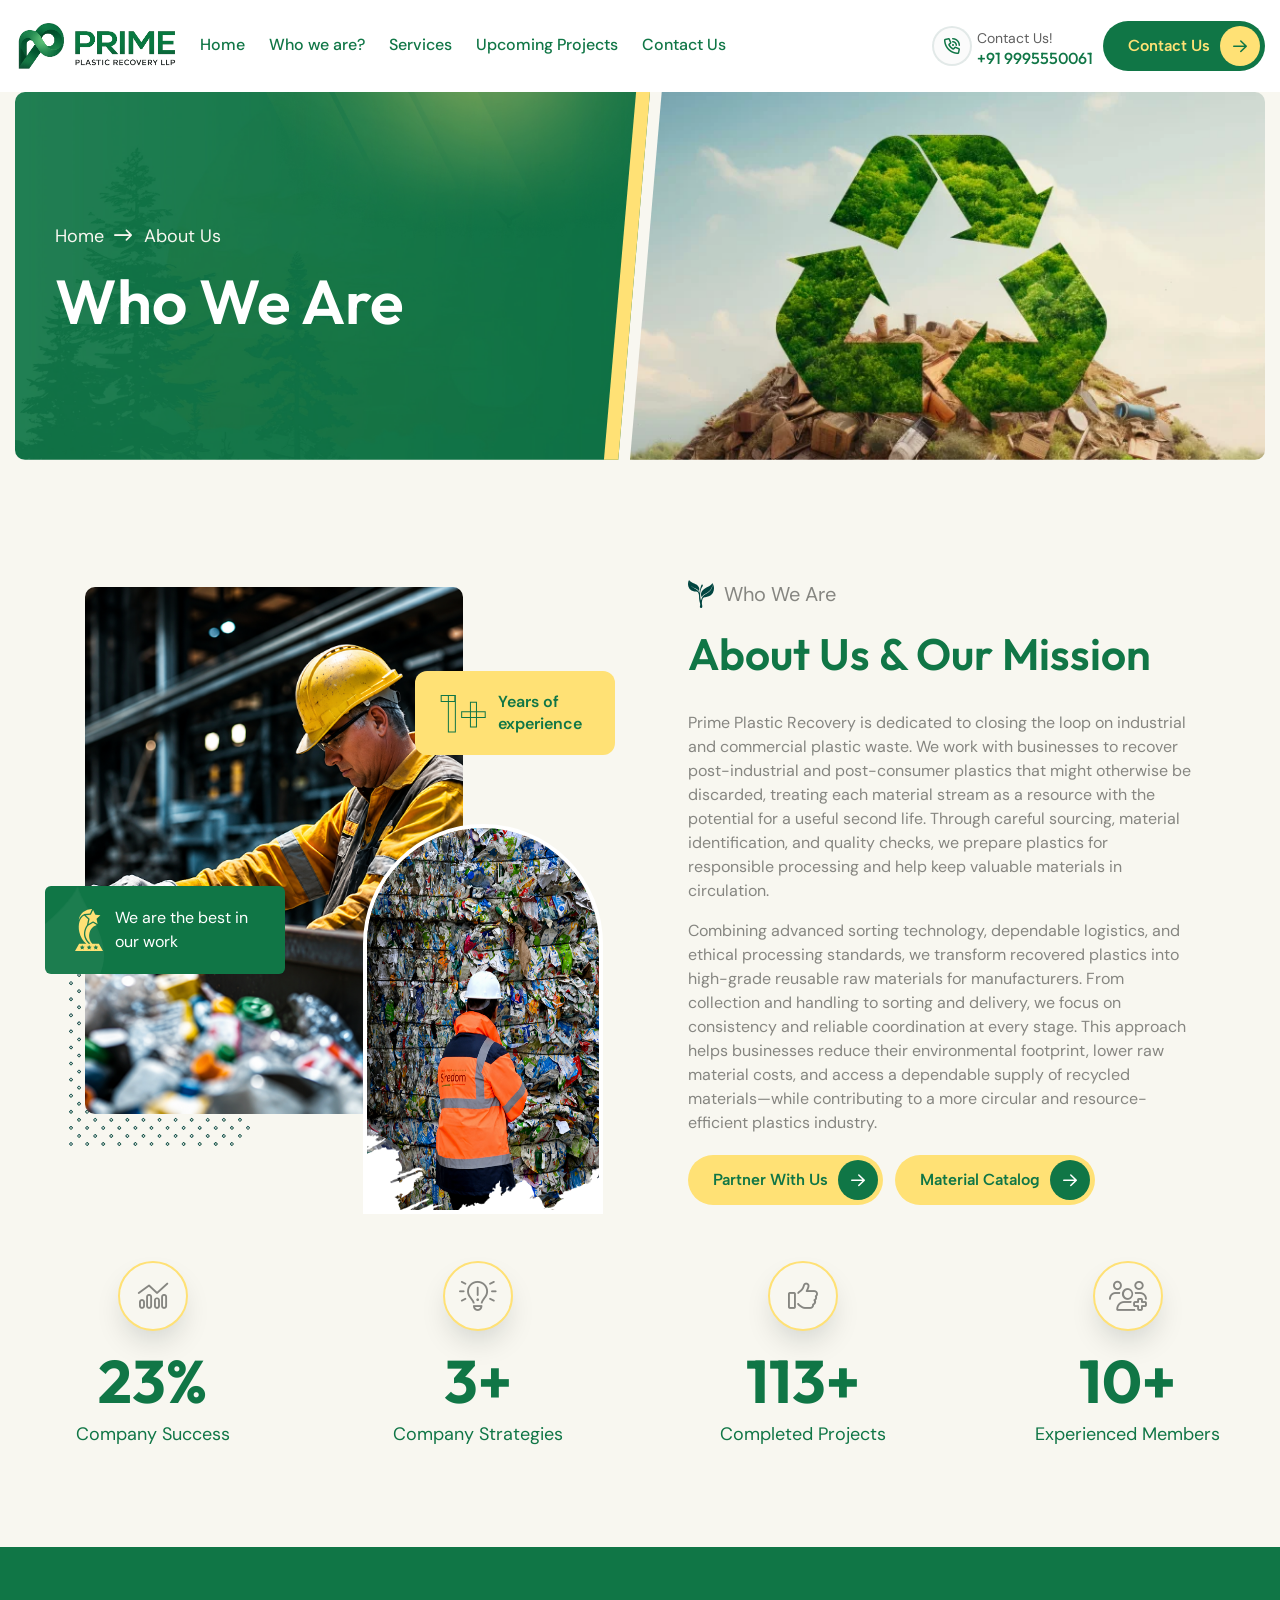
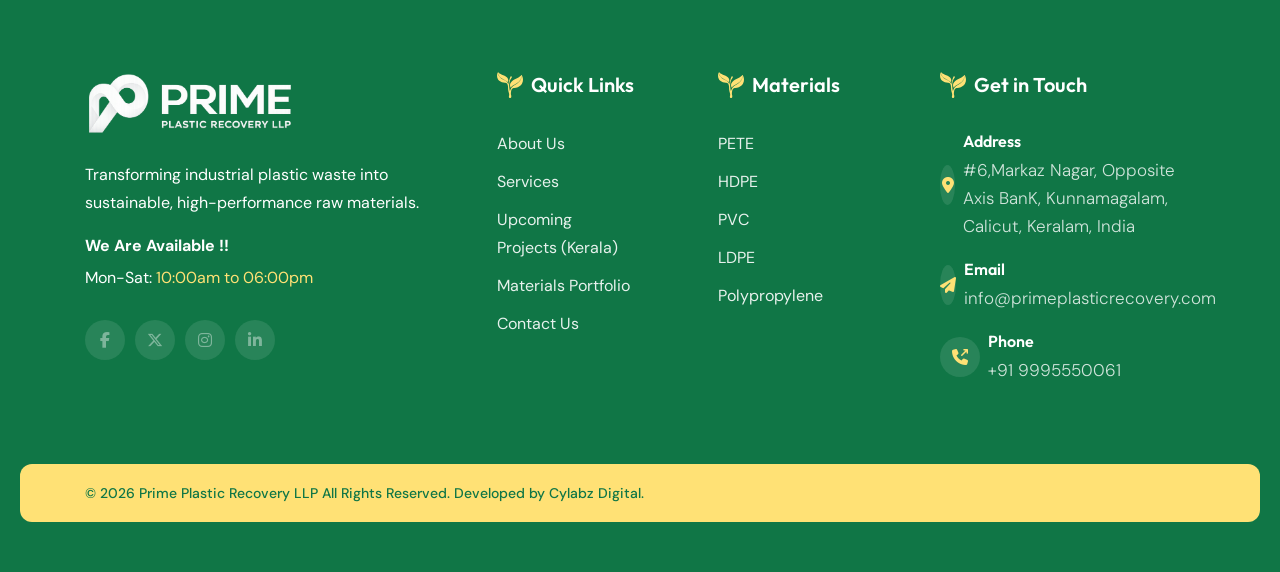
<file: about.html>
<!DOCTYPE html>
<html lang="en">

<head>
	<!-- Required meta tags -->
	<meta charset="utf-8"/>
	<meta name="viewport" content="width=device-width, initial-scale=1, shrink-to-fit=no"/>

	<title>Prime Plastic Recovery LLP</title>

	<!-- Favicon -->
	<link rel="shortcut icon" type="image/x-icon" href="assets/img/logo/fev.png"/>

	<!-- Google fonts -->
	<link rel="preconnect" href="https://fonts.googleapis.com/"/>
	<link rel="preconnect" href="https://fonts.gstatic.com/" crossorigin/>
	<link href="https://fonts.googleapis.com/css2?family=Albert+Sans:ital,wght@0,100..900;1,100..900&amp;family=DM+Sans:ital,opsz,wght@0,9..40,100..1000;1,9..40,100..1000&amp;family=Outfit:wght@100..900&amp;display=swap" rel="stylesheet"/>

	<!-- Vendors Css -->
	<link rel="stylesheet" href="assets/vendor/animate/animate.min.css"/>
	<link rel="stylesheet" href="assets/vendor/fontawesome-pro/fontawesome.min.css"/>
	<link rel="stylesheet" href="assets/vendor/bootstrap/bootstrap.min.css"/>
	<link rel="stylesheet" href="assets/vendor/swiper/swiper-bundle.min.css"/>
	<link rel="stylesheet" href="assets/vendor/aos/aos.css"/>
	<!-- Main CSS -->
	<link rel="stylesheet" href="assets/css/spacing.css"/>
	<link rel="stylesheet" href="assets/css/main.css"/>
</head>

<body>
<!-- header-section start -->
<header class="header-section-3">
	<div class="header-bottom">
		<div class="container-fluid">
			<div class="row">
				<div class="col-xl-12">
					<div class="header-bottom-layout">
						<div class="header-left">
							<div class="logo-wrap">
								<a href='index.html'>
									<img src="assets/img/logo/logo.png" alt="logo"/>
								</a>
							</div>
							<nav class="main-menu d-none d-xl-block">
								<ul>
									<li><a href='index.html'>Home</a></li>
									<li><a href='about.html'>Who we are?</a></li>
									<li><a href='services.html'>Services</a></li>
									<li><a href='Upcoming-Projects.html'>Upcoming Projects</a></li>
									<li><a href='contact.html'>Contact Us</a></li>
								</ul>
							</nav>
						</div>
						<div class="header-right">
							<div class="header-info d-none d-xl-flex">
								<div class="header-info-icon">
									<i class="fa-regular fa-phone-volume"></i>
								</div>
								<div class="header-info-content">
									<span>Contact Us!</span>
									<p><a href="tel:+919995550061">+91 9995550061</a></p>
								</div>
							</div>
							<div class="header-btn-wrap d-none d-xl-flex">
								<a class='e-primary-btn has-icon' href='contact.html'>
									Contact Us
									<span class="icon-wrap">
										<span class="icon"><i class="fa-regular fa-arrow-right"></i><i class="fa-regular fa-arrow-right"></i></span>
									</span>
								</a>
							</div>
							
							<div class="header-bar open-mobile-menu d-xl-none" data-toggle="menubar">
								<div class="bar bar-1"></div>
								<div class="bar bar-2"></div>
								<div class="bar bar-3"></div>
							</div>
						</div>
					</div>
				</div>
			</div>
		</div>
	</div>
</header>
<!-- header-section end -->

<!-- off-canvas-sidebar start -->
<div class="off-canvas-sidebar">
	<div class="off-canvas-sidebar-body">
		<div class="off-canvas-sidebar-close" data-close="sidebar">
			<i class="fa-regular fa-xmark"></i>
		</div>
		<div class="off-canvas-logo m-b-20">
			<a href='index.html'>
				<img src="assets/img/logo/logo.svg" alt="logo"/>
			</a>
		</div>
		<div class="off-canvas-text m-b-30">
			<p>
				Prime Plastic Recovery LLP
combines decades of North Indian industrial expertise with a structured, highly compliant sourcing engine exclusively serving the Kerala market.
			</p>
		</div>
		<div class="off-canvas-thumb m-b-40">
			<img src="assets/img/thumbs/upcoming-projects-sorting-machine.webp" alt="thumb"/>
		</div>
		<div class="off-canvas-contact m-b-40">
			<a href="#" class="off-canvas-contact-item">
				<div class="icon">
					<i class="fa-solid fa-location-dot"></i>
				</div>
				<div class="text">
					<h6>Address</h6>
					<p>#6,Markaz Nagar, Opposite Axis BanK, Kunnamagalam, Calicut, Keralam, India</p>
				</div>
			</a>
			<a href="mailto:info@primeplasticrecovery.com" class="off-canvas-contact-item">
				<div class="icon">
					<i class="fa-solid fa-paper-plane"></i>
				</div>
				<div class="text">
					<h6>Email</h6>
					<p>info@primeplasticrecovery.com</p>
				</div>
			</a>
			<a href="tel:+70264566579" class="off-canvas-contact-item">
				<div class="icon">
					<i class="fa-solid fa-phone-arrow-up-right"></i>
				</div>
				<div class="text">
					<h6>Phone</h6>
					<p>+91 9995550061</p>
				</div>
			</a>
		</div>
		<div class="off-canvas-social-links">
			<a href="https://www.facebook.com/primeplasticrecovery">
				<i class="fab fa-facebook-f"></i>
			</a>
			<a href="https://x.com/primeplasticrec">
				<i class="fab fa-x-twitter"></i>
			</a>
			<a href="https://www.instagram.com/primeplasticrecovery">
				<i class="fab fa-instagram"></i>
			</a>
			<a href="https://www.linkedin.com/company/prime-plastic-recovery">
				<i class="fab fa-linkedin-in"></i>
			</a>
		</div>
	</div>
	<div class="off-canvas-sidebar-overlay" data-close="sidebar"></div>
</div>
<!-- off-canvas-sidebar end -->

<!-- off-canvas-menubar start -->
<div class="off-canvas-menubar">
	<div class="off-canvas-menubar-body">
		<div class="off-canvas-head">
			<div class="off-canvas-logo">
				<a href='index.html'>
					<img src="assets/img/logo/logo.png" alt="logo"/>
				</a>
			</div>
			<div class="off-canvas-menubar-close" data-close="menubar">
				<i class="fa-regular fa-xmark"></i>
			</div>
		</div>
		<div class="off-canvas-menu">
			<ul>
				<li><a href='index.html'>Home</a></li>
				<li><a href='about.html'>Who we are?</a></li>
				<li><a href='services.html'>Services</a></li>
				<li><a href='Upcoming-Projects.html'>Upcoming Projects</a></li>
				<li><a href='contact.html'>Contact Us</a></li>
			</ul>
		</div>
	</div>
	<div class="off-canvas-menubar-overlay" data-close="menubar"></div>
</div>
<!-- off-canvas-menubar end -->

<main>
	<div style="background-color: #f8f7f0">
		<!-- breadcrumb-section start -->
		<section class="breadcrumb-section">
			<div class="container-fluid">
				<div class="row g-0">
					<div class="col-xl-6 col-lg-6">
						<div class="breadcrumb-content" style="
                    background-image: url(assets/img/bg/breadcrumb-bg.webp);
                  ">
							<div class="breadcrumb-nav" data-aos="fade-up" data-aos-duration="1000" data-aos-delay="200">
								<ul>
									<li><a href='index.html'>Home</a></li>
									<li><a href="#">About Us</a></li>
								</ul>
							</div>
							<div class="breadcrumb-title" data-aos="fade-up" data-aos-duration="1000" data-aos-delay="400">
								<h2>Who We Are</h2>
							</div>
							<div class="shape-1">
								<img src="assets/img/shapes/shape-1.webp" alt="shape"/>
							</div>
						</div>
					</div>
					<div class="col-xl-6 col-lg-6 d-none d-lg-block">
						<div class="breadcrumb-thumb">
							<img src="assets/img/thumbs/thumb-90.webp" alt="thumb"/>
						</div>
					</div>
				</div>
			</div>
		</section>
		<!-- breadcrumb-section end -->

		<!-- why-us-section start -->
		<!-- about-us-section start -->
	<section class="about-us-section m-t-120 m-t-md-100 m-t-xs-80">
		<div class="container">
			<div class="row align-items-center">
				<div class="col-xl-6">
					<div class="shape-wrapped-thumb-1" data-aos="fade-up" data-aos-duration="1000" data-aos-delay="200">
						<img src="assets/img/thumbs/abt-2.png" alt="thumb"/>
						<div class="experience-shape-2">
							<h3>
								<span class="purecounter" data-purecounter-duration="2" data-purecounter-end="2">0</span>+
							</h3>
							<p>Years of experience</p>
						</div>
						<div class="award-shape" style="background-image: url(assets/img/shapes/shape-18.webp)">
							<img src="assets/img/icons/icon-6.svg" alt="icon"/>
							<p>We are the best in our work</p>
						</div>
						<div class="box-shape">
							<img src="assets/img/shapes/shape-14.webp" alt="box-shape"/>
						</div>
						<div class="positioned-shape">
							<div class="shape-wrapped-thumb-2">
								<div class="video-thumb">
									<img src="assets/img/thumbs/abt-1.png" style="height: 390px !important; ;" alt="thumb"/>
								</div>
								<div class="vector-shape">
									<img src="assets/img/shapes/shape-19.webp" alt="vector-shape"/>
								</div>
							</div>
						</div>
					</div>
				</div>
				<div class="col-xl-6 ps-5 mb-5">
					<div class="why-us-content" data-aos="fade-up" data-aos-delay="400" data-aos-duration="1000">
						<div class="common-subtitle">
							<img alt="icon-2" src="assets/img/icons/icon-2.svg"> <span>Who We Are</span>
						</div>
						<div class="common-title text-start">
							<h2>About Us & Our Mission</h2>
						</div>
						<div class="text">
							<p>Prime Plastic Recovery is dedicated to closing the loop on industrial and commercial plastic waste. We work with businesses to recover post-industrial and post-consumer plastics that might otherwise be discarded, treating each material stream as a resource with the potential for a useful second life. Through careful sourcing, material identification, and quality checks, we prepare plastics for responsible processing and help keep valuable materials in circulation.</p>
							<p>Combining advanced sorting technology, dependable logistics, and ethical processing standards, we transform recovered plastics into high-grade reusable raw materials for manufacturers. From collection and handling to sorting and delivery, we focus on consistency and reliable coordination at every stage. This approach helps businesses reduce their environmental footprint, lower raw material costs, and access a dependable supply of recycled materials—while contributing to a more circular and resource-efficient plastics industry.</p>
						</div>
						
						<div class="annual-donation-wrap">
							<div class="blog-btn">
								<a class='e-primary-btn has-icon mb-2' href='.'>Partner With Us <span class="icon-wrap"><span class="icon"><i class="fa-regular fa-arrow-right"></i> <i class="fa-regular fa-arrow-right"></i></span></span></a> &nbsp;
								<a class='e-primary-btn has-icon' href='.'>Material Catalog <span class="icon-wrap"><span class="icon"><i class="fa-regular fa-arrow-right"></i> <i class="fa-regular fa-arrow-right"></i></span></span></a>
							</div>
							
						</div>
					</div>
				</div>
			</div>
		</div>
	</section>
	<!-- about-us-section end -->
				<!-- company-achievements start -->
				<div class="company-achievements p-b-100 p-b-xs-80" data-aos="fade-up" data-aos-duration="1000" data-aos-delay="200">
					<div class="achievement achievement-2">
						<i class="fa-light fa-chart-mixed"></i>
						<h2>
                            <span class="purecounter" data-purecounter-duration="2" data-purecounter-end="98">0</span>%
						</h2>
						<p>Company Success</p>
					</div>
					<div class="achievement achievement-2">
						<i class="fa-light fa-lightbulb-exclamation-on"></i>
						<h2>
							<span class="purecounter" data-purecounter-duration="2" data-purecounter-end="15">0</span>+
						</h2>
						<p>Company Strategies</p>
					</div>
					<div class="achievement achievement-2">
						<i class="fa-light fa-thumbs-up"></i>
						<h2>
							<span class="purecounter" data-purecounter-duration="2" data-purecounter-end="500">0</span>+
						</h2>
						<p>Completed Projects</p>
					</div>
					<div class="achievement achievement-2">
						<i class="fa-light fa-users-medical"></i>
						<h2>
							<span class="purecounter" data-purecounter-duration="2" data-purecounter-end="45">0</span>+
						</h2>
						<p>Experienced Members</p>
					</div>
				</div>
				<!-- company-achievements end -->
			</div>
		</section>
		<!-- why-us-section end -->
	</div>


</main>


<!-- footer-section start -->
<footer class="footer-section footer-section-2 p-t-125 p-t-md-100 p-t-xs-80 p-b-50">
	<div class="container">
		<div class="row justify-content-between row-gap-md-5 row-gap-4 p-b-80">
			<div class="col-xl-4 col-lg-8 col-md-7">
				<div class="footer-widget">
					<div class="about-widget">
						<div class="footer-logo">
							<a href='index.html'>
								<img src="assets/img/logo/footer.png" alt="logo"/>
							</a>
						</div>
						<div class="text"><p>Transforming industrial plastic waste into sustainable, high-performance raw materials.</p></div>
						<div class="info">
							<p><b>We Are Available !!</b></p>
							<p>Mon-Sat: <span>10:00am to 06:00pm</span></p>
						</div>
						<div class="social-links">
							<a href="https://www.facebook.com/primeplasticrecovery">
								<i class="fab fa-facebook-f"></i>
							</a>
							<a href="https://x.com/primeplasticrec">
								<i class="fab fa-x-twitter"></i>
							</a>
							<a href="https://www.instagram.com/primeplasticrecovery">
								<i class="fab fa-instagram"></i>
							</a>
							<a href="https://www.linkedin.com/company/prime-plastic-recovery">
								<i class="fab fa-linkedin-in"></i>
							</a>
						</div>
					</div>
				</div>
			</div>
			<div class="col-xl-2 col-lg-4 col-md-5">
				<div class="footer-widget">
					<h3 class="w-title">
						<span><img src="assets/img/icons/icon-1.svg" alt="icon"/></span>
						Quick Links
					</h3>
					<ul>
						<li><a href='about.html'>About Us</a></li>
						<li><a href='services.html'>Services</a></li>
						<li><a href='Upcoming-Projects.html'>Upcoming Projects (Kerala)</a></li>
						<li><a href='index.html#materials'>Materials Portfolio</a></li>
						<li><a href='contact.html'>Contact Us</a></li>
					</ul>
				</div>
			</div>
			<div class="col-xl-2 col-lg-4 col-md-5">
				<div class="footer-widget">
					<h3 class="w-title">
						<span><img src="assets/img/icons/icon-1.svg" alt="icon"/></span>
						Materials
					</h3>
					<ul>
						<li><a href=''>PETE</a></li>
						<li><a href=''>HDPE</a></li>
						<li><a href=''>PVC</a></li>
						<li><a href=''>LDPE</a></li>
						<li><a href=''>Polypropylene</a></li>
					</ul>
				</div>
			</div>
			<div class="col-xl-3 col-lg-4 col-md-5">
				<div class="footer-widget">
					<h3 class="w-title">
						<span><img src="assets/img/icons/icon-1.svg" alt="icon"/></span>
						Get in Touch
					</h3>
					<div class="get-in-touch">
						<a href="#" class="footer-address">
							<div class="icon">
								<i class="fa-solid fa-location-dot"></i>
							</div>
							<div class="text">
								<h6>Address</h6>
								<p>#6,Markaz Nagar, Opposite Axis BanK, Kunnamagalam, Calicut, Keralam, India</p>
							</div>
						</a>
						<a href="mailto:info@primeplasticrecovery.com" class="email">
							<div class="icon">
								<i class="fa-solid fa-paper-plane"></i>
							</div>
							<div class="text">
								<h6>Email</h6>
								<p>info@primeplasticrecovery.com</p>
							</div>
						</a>
						<a href="tel:+70264566579" class="phone">
							<div class="icon">
								<i class="fa-solid fa-phone-arrow-up-right"></i>
							</div>
							<div class="text">
								<h6>Phone</h6>
								<p>+91 9995550061</p>
							</div>
						</a>
					</div>
				</div>
			</div>
		</div>
	</div>
	<div class="footer-bottom">
		<div class="row">
			<div class="col-xl-12">
				<div class="container">
					<div class="footer-bottom-layout">
						<div class="footer-copyright">
							© 2026 Prime Plastic Recovery LLP All Rights Reserved. Developed by <a href="https://www.cylabz.io/" class="footer-a" >Cylabz Digital</a>.
						</div>
					</div>
				</div>
			</div>
		</div>
	</div>
</footer>
<!-- footer-section end -->

<!-- Vendors Js -->
<script src="assets/vendor/jquery/jquery.min.js"></script>
<script src="assets/vendor/swiper/swiper-bundle.min.js"></script>
<script src="assets/vendor/aos/aos.js"></script>
<script src="assets/vendor/counter/purecounter.js"></script>

<!-- Main Js -->
<script src="assets/js/script.js"></script>
</body>

<!-- Mirrored from econest-html.netlify.app/econest/about by HTTrack Website Copier/3.x [XR&CO'2014], Sat, 18 Jul 2026 17:31:31 GMT -->
</html>
</file>
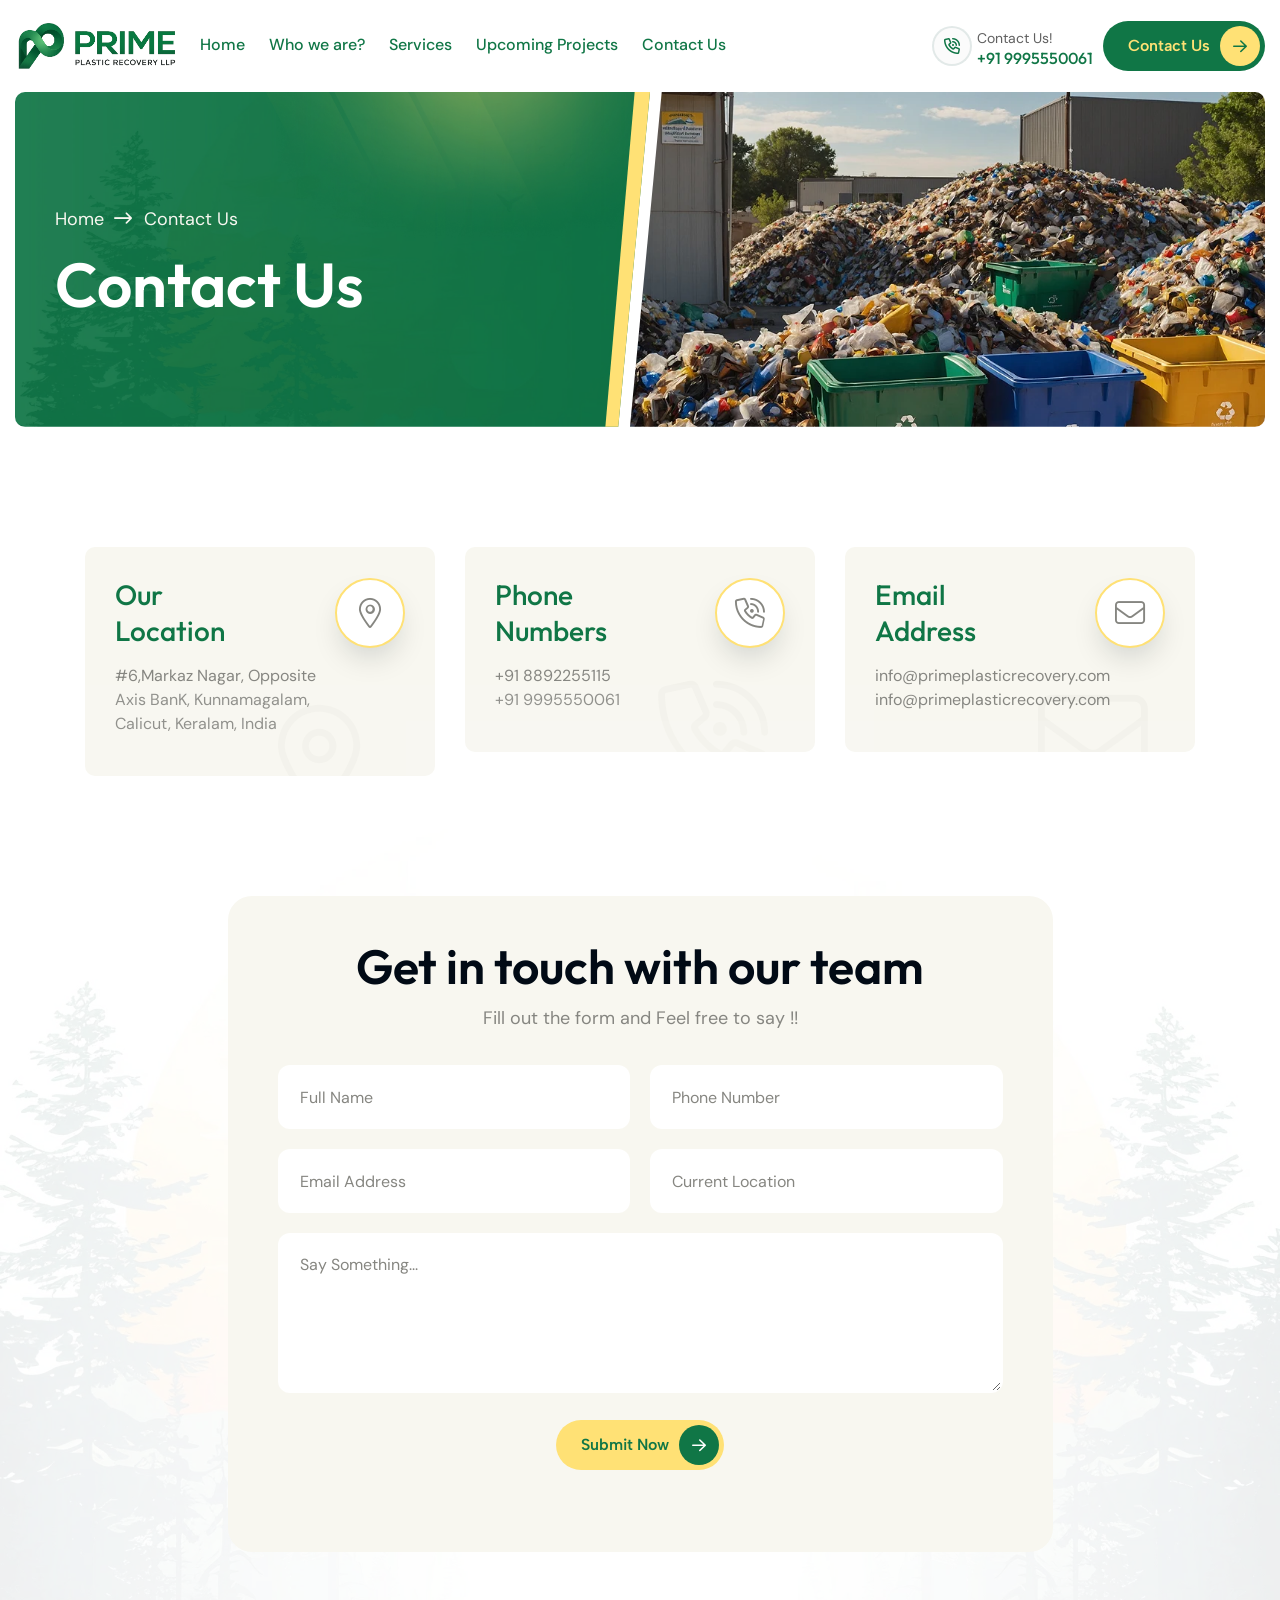
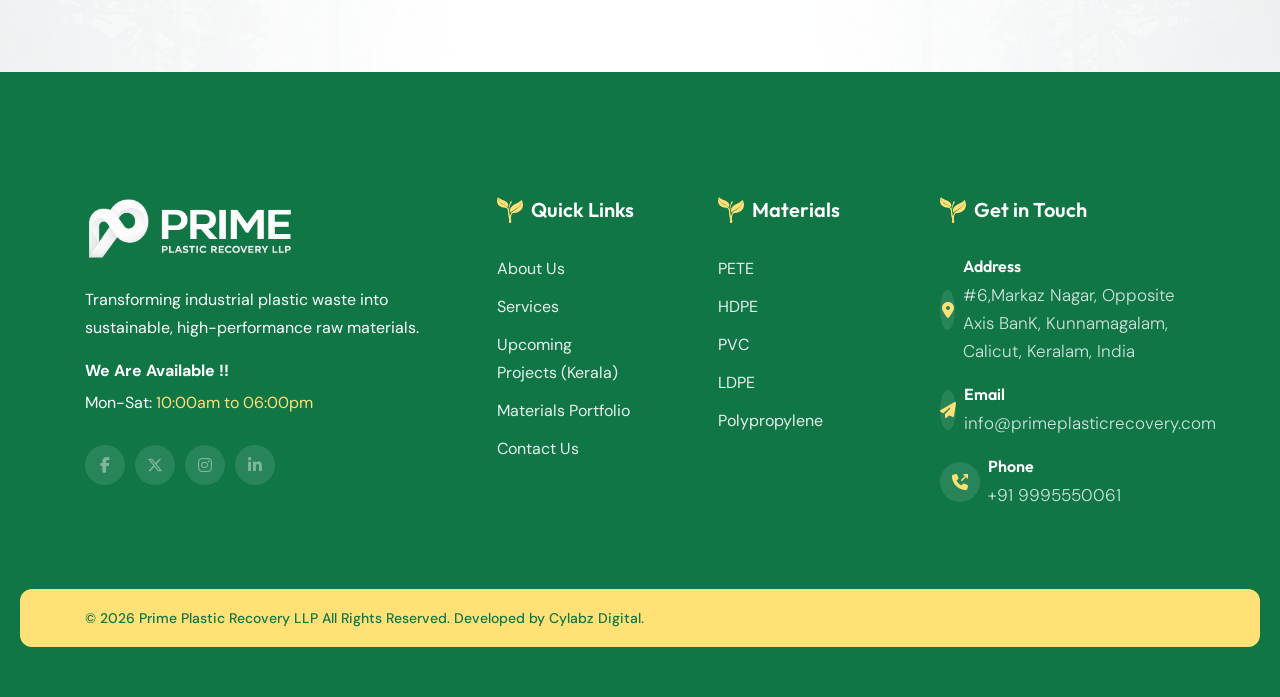
<file: contact.html>
<!doctype html>
<html lang="en">


<!-- Mirrored from econest-html.netlify.app/econest/contact by HTTrack Website Copier/3.x [XR&CO'2014], Sat, 18 Jul 2026 17:32:44 GMT -->
<!-- Added by HTTrack --><meta http-equiv="content-type" content="text/html;charset=UTF-8" /><!-- /Added by HTTrack -->
<head>
	<!-- Required meta tags -->
	<meta charset="utf-8">
	<meta content="width=device-width, initial-scale=1, shrink-to-fit=no" name="viewport">
	<title>Prime Plastic Recovery LLP</title>

	<!-- Favicon -->
	<link rel="shortcut icon" type="image/x-icon" href="assets/img/logo/fev.png"/>
	
	<link href="https://fonts.googleapis.com/" rel="preconnect">
	<link href="https://fonts.gstatic.com/" rel="preconnect">
	<link href="https://fonts.googleapis.com/css2?family=Albert+Sans:ital,wght@0,100..900;1,100..900&amp;family=DM+Sans:ital,opsz,wght@0,9..40,100..1000;1,9..40,100..1000&amp;family=Outfit:wght@100..900&amp;display=swap" rel="stylesheet"><!-- Vendors Css -->
	<link href="assets/vendor/animate/animate.min.css" rel="stylesheet">
	<link href="assets/vendor/fontawesome-pro/fontawesome.min.css" rel="stylesheet">
	<link href="assets/vendor/bootstrap/bootstrap.min.css" rel="stylesheet">
	<link href="assets/vendor/swiper/swiper-bundle.min.css" rel="stylesheet">
	<link href="assets/vendor/aos/aos.css" rel="stylesheet">
	<!-- Main CSS -->
	<link href="assets/css/spacing.css" rel="stylesheet">
	<link href="assets/css/main.css" rel="stylesheet">
</head>

<body>

<!-- header-section start -->
<header class="header-section-3">
	<div class="header-bottom">
		<div class="container-fluid">
			<div class="row">
				<div class="col-xl-12">
					<div class="header-bottom-layout">
						<div class="header-left">
							<div class="logo-wrap">
								<a href='index.html'>
									<img src="assets/img/logo/logo.png" alt="logo"/>
								</a>
							</div>
							<nav class="main-menu d-none d-xl-block">
								<ul>
									<li><a href='index.html'>Home</a></li>
									<li><a href='about.html'>Who we are?</a></li>
									<li><a href='services.html'>Services</a></li>
									<li><a href='Upcoming-Projects.html'>Upcoming Projects</a></li>
									<li><a href='contact.html'>Contact Us</a></li>
								</ul>
							</nav>
						</div>
						<div class="header-right">
							<div class="header-info d-none d-xl-flex">
								<div class="header-info-icon">
									<i class="fa-regular fa-phone-volume"></i>
								</div>
								<div class="header-info-content">
									<span>Contact Us!</span>
									<p><a href="tel:+919995550061">+91 9995550061</a></p>
								</div>
							</div>
							<div class="header-btn-wrap d-none d-xl-flex">
								<a class='e-primary-btn has-icon' href='contact.html'>
									Contact Us
									<span class="icon-wrap">
										<span class="icon"><i class="fa-regular fa-arrow-right"></i><i class="fa-regular fa-arrow-right"></i></span>
									</span>
								</a>
							</div>
							
							<div class="header-bar open-mobile-menu d-xl-none" data-toggle="menubar">
								<div class="bar bar-1"></div>
								<div class="bar bar-2"></div>
								<div class="bar bar-3"></div>
							</div>
						</div>
					</div>
				</div>
			</div>
		</div>
	</div>
</header>
<!-- header-section end -->

<!-- off-canvas-sidebar start -->
<div class="off-canvas-sidebar">
	<div class="off-canvas-sidebar-body">
		<div class="off-canvas-sidebar-close" data-close="sidebar">
			<i class="fa-regular fa-xmark"></i>
		</div>
		<div class="off-canvas-logo m-b-20">
			<a href='index.html'>
				<img src="assets/img/logo/logo.svg" alt="logo"/>
			</a>
		</div>
		<div class="off-canvas-text m-b-30">
			<p>
				Prime Plastic Recovery LLP
combines decades of North Indian industrial expertise with a structured, highly compliant sourcing engine exclusively serving the Kerala market.
			</p>
		</div>
		<div class="off-canvas-thumb m-b-40">
			<img src="assets/img/thumbs/upcoming-projects-sorting-machine.webp" alt="thumb"/>
		</div>
		<div class="off-canvas-contact m-b-40">
			<a href="#" class="off-canvas-contact-item">
				<div class="icon">
					<i class="fa-solid fa-location-dot"></i>
				</div>
				<div class="text">
					<h6>Address</h6>
					<p>#6,Markaz Nagar, Opposite Axis BanK, Kunnamagalam, Calicut, Keralam, India</p>
				</div>
			</a>
			<a href="mailto:info@primeplasticrecovery.com" class="off-canvas-contact-item">
				<div class="icon">
					<i class="fa-solid fa-paper-plane"></i>
				</div>
				<div class="text">
					<h6>Email</h6>
					<p>info@primeplasticrecovery.com</p>
				</div>
			</a>
			<a href="tel:+70264566579" class="off-canvas-contact-item">
				<div class="icon">
					<i class="fa-solid fa-phone-arrow-up-right"></i>
				</div>
				<div class="text">
					<h6>Phone</h6>
					<p>+91 9995550061</p>
				</div>
			</a>
		</div>
		<div class="off-canvas-social-links">
			<a href="https://www.facebook.com/primeplasticrecovery">
				<i class="fab fa-facebook-f"></i>
			</a>
			<a href="https://x.com/primeplasticrec">
				<i class="fab fa-x-twitter"></i>
			</a>
			<a href="https://www.instagram.com/primeplasticrecovery">
				<i class="fab fa-instagram"></i>
			</a>
			<a href="https://www.linkedin.com/company/prime-plastic-recovery">
				<i class="fab fa-linkedin-in"></i>
			</a>
		</div>
	</div>
	<div class="off-canvas-sidebar-overlay" data-close="sidebar"></div>
</div>
<!-- off-canvas-sidebar end -->

<!-- off-canvas-menubar start -->
<div class="off-canvas-menubar">
	<div class="off-canvas-menubar-body">
		<div class="off-canvas-head">
			<div class="off-canvas-logo">
				<a href='index.html'>
					<img src="assets/img/logo/logo.png" alt="logo"/>
				</a>
			</div>
			<div class="off-canvas-menubar-close" data-close="menubar">
				<i class="fa-regular fa-xmark"></i>
			</div>
		</div>
		<div class="off-canvas-menu">
			<ul>
				<li><a href='index.html'>Home</a></li>
				<li><a href='about.html'>Who we are?</a></li>
				<li><a href='services.html'>Services</a></li>
				<li><a href='Upcoming-Projects.html'>Upcoming Projects</a></li>
				<li><a href='contact.html'>Contact Us</a></li>
			</ul>
		</div>
	</div>
	<div class="off-canvas-menubar-overlay" data-close="menubar"></div>
</div>
<!-- off-canvas-menubar end -->

<main>
	<!-- breadcrumb-section start -->
	<section class="breadcrumb-section">
		<div class="container-fluid">
			<div class="row g-0">
				<div class="col-xl-6 col-lg-6">
					<div class="breadcrumb-content" style="background-image: url(assets/img/bg/breadcrumb-bg.webp);">
						<div class="breadcrumb-nav" data-aos="fade-up" data-aos-duration="1000" data-aos-delay="200">
							<ul>
								<li><a href='index.html'>Home</a></li>
								<li><a href="#">Contact Us</a></li>
							</ul>
						</div>
						<div class="breadcrumb-title" data-aos="fade-up" data-aos-duration="1000" data-aos-delay="400">
							<h2>Contact Us</h2>
						</div>
						<div class="shape-1">
							<img src="assets/img/shapes/shape-1.webp" alt="shape">
						</div>
					</div>
				</div>
				<div class="col-xl-6 col-lg-6 d-none d-lg-block">
					<div class="breadcrumb-thumb">
						<img src="assets/img/thumbs/thumb-153.webp" alt="thumb">
					</div>
				</div>
			</div>
		</div>
	</section>
	<!-- breadcrumb-section end -->

	<!-- services-section start -->
	<section class="services-section contact-info-section p-t-120">
		<div class="container">
			<div class="row" data-aos="fade-up" data-aos-duration="1000" data-aos-delay="600">
				<div class="col-xl-4">
					<div class="service-card">
						<div class="service-top">
							<h4>Our Location</h4>
							<i class="fa-light fa-location-dot"></i>
						</div>
						<div class="service-content">
							<p>#6,Markaz Nagar, Opposite Axis BanK, Kunnamagalam, Calicut, Keralam, India</p>
						</div>
						<div class="i-shape">
							<i class="fa-light fa-location-dot"></i>
						</div>
					</div>
				</div>
				<div class="col-xl-4">
					<div class="service-card">
						<div class="service-top">
							<h4>Phone
								Numbers</h4>
							<i class="fa-light fa-phone-volume"></i>
						</div>
						<div class="service-content">
							<p>+91 8892255115 <br>
								+91 9995550061 </p>
						</div>
						<div class="i-shape">
							<i class="fa-light fa-phone-volume"></i>
						</div>
					</div>
				</div>
				<div class="col-xl-4">
					<div class="service-card">
						<div class="service-top">
							<h4>Email
								Address</h4>
							<i class="fa-light fa-envelope"></i>
						</div>
						<div class="service-content">
							<p>info@primeplasticrecovery.com <br>
								info@primeplasticrecovery.com</p>
						</div>
						<div class="i-shape">
							<i class="fa-light fa-envelope"></i>
						</div>
					</div>
				</div>
			</div>
		</div>
	</section>
	<!-- services-section end -->

	<!-- contact-section start -->
	<div class="contact-section p-t-120 p-b-120">
		<div class="container">
			<div class="row justify-content-center">
				<div class="col-xl-9">
					<div class="contact-form-wrap" data-aos="fade-up" data-aos-duration="1000" data-aos-delay="200">
						<h3>Get in touch with our team</h3>
						<p>Fill out the form and Feel free to say !!</p>
						<form id="contact-form" action="https://econest-html.netlify.app/econest/assets/mail.php" method="post">
							<div class="row form-row">
								<div class="col-xl-6">
									<div class="input-wrap">
										<input type="text" placeholder="Full Name" name="name">
									</div>
								</div>
								<div class="col-xl-6">
									<div class="input-wrap">
										<input type="tel" placeholder="Phone Number" name="phone">
									</div>
								</div>
							</div>
							<div class="row form-row">
								<div class="col-xl-6">
									<div class="input-wrap">
										<input type="email" placeholder="Email Address" name="email">
									</div>
								</div>
								<div class="col-xl-6">
									<div class="input-wrap">
										<input type="text" placeholder="Current Location" name="location">
									</div>
								</div>
							</div>
							
							<div class="row">
								<div class="col-xl-12">
									<div class="input-wrap">
										<textarea placeholder="Say Something..." name="message"></textarea>
									</div>
									<div class="input-button">
										<button type="submit" class="e-primary-btn has-icon">
											Submit Now
											<span class="icon-wrap">
			                                    <span class="icon"><i class="fa-regular fa-arrow-right"></i><i class="fa-regular fa-arrow-right"></i></span>
			                                </span>
										</button>
									</div>
								</div>
							</div>
						</form>
						<p class="form-message"></p>
					</div>
				</div>
			</div>
		</div>
		<div class="c-shape-1">
			<img src="assets/img/shapes/shape-34.webp" alt="shape">
		</div>
		<div class="c-shape-2">
			<img src="assets/img/shapes/shape-35.webp" alt="shape">
		</div>
	</div>
	<!-- contact-section end -->

	
</main>

<!-- footer-section start -->
<footer class="footer-section footer-section-2 p-t-125 p-t-md-100 p-t-xs-80 p-b-50">
	<div class="container">
		<div class="row justify-content-between row-gap-md-5 row-gap-4 p-b-80">
			<div class="col-xl-4 col-lg-8 col-md-7">
				<div class="footer-widget">
					<div class="about-widget">
						<div class="footer-logo">
							<a href='index.html'>
								<img src="assets/img/logo/footer.png" alt="logo"/>
							</a>
						</div>
						<div class="text"><p>Transforming industrial plastic waste into sustainable, high-performance raw materials.</p></div>
						<div class="info">
							<p><b>We Are Available !!</b></p>
							<p>Mon-Sat: <span>10:00am to 06:00pm</span></p>
						</div>
						<div class="social-links">
							<a href="https://www.facebook.com/primeplasticrecovery">
								<i class="fab fa-facebook-f"></i>
							</a>
							<a href="https://x.com/primeplasticrec">
								<i class="fab fa-x-twitter"></i>
							</a>
							<a href="https://www.instagram.com/primeplasticrecovery">
								<i class="fab fa-instagram"></i>
							</a>
							<a href="https://www.linkedin.com/company/prime-plastic-recovery">
								<i class="fab fa-linkedin-in"></i>
							</a>
						</div>
					</div>
				</div>
			</div>
			<div class="col-xl-2 col-lg-4 col-md-5">
				<div class="footer-widget">
					<h3 class="w-title">
						<span><img src="assets/img/icons/icon-1.svg" alt="icon"/></span>
						Quick Links
					</h3>
					<ul>
						<li><a href='about.html'>About Us</a></li>
						<li><a href='services.html'>Services</a></li>
						<li><a href='Upcoming-Projects.html'>Upcoming Projects (Kerala)</a></li>
						<li><a href='index.html#materials'>Materials Portfolio</a></li>
						<li><a href='contact.html'>Contact Us</a></li>
					</ul>
				</div>
			</div>
			<div class="col-xl-2 col-lg-4 col-md-5">
				<div class="footer-widget">
					<h3 class="w-title">
						<span><img src="assets/img/icons/icon-1.svg" alt="icon"/></span>
						Materials
					</h3>
					<ul>
						<li><a href=''>PETE</a></li>
						<li><a href=''>HDPE</a></li>
						<li><a href=''>PVC</a></li>
						<li><a href=''>LDPE</a></li>
						<li><a href=''>Polypropylene</a></li>
					</ul>
				</div>
			</div>
			<div class="col-xl-3 col-lg-4 col-md-5">
				<div class="footer-widget">
					<h3 class="w-title">
						<span><img src="assets/img/icons/icon-1.svg" alt="icon"/></span>
						Get in Touch
					</h3>
					<div class="get-in-touch">
						<a href="#" class="footer-address">
							<div class="icon">
								<i class="fa-solid fa-location-dot"></i>
							</div>
							<div class="text">
								<h6>Address</h6>
								<p>#6,Markaz Nagar, Opposite Axis BanK, Kunnamagalam, Calicut, Keralam, India</p>
							</div>
						</a>
						<a href="mailto:info@primeplasticrecovery.com" class="email">
							<div class="icon">
								<i class="fa-solid fa-paper-plane"></i>
							</div>
							<div class="text">
								<h6>Email</h6>
								<p>info@primeplasticrecovery.com</p>
							</div>
						</a>
						<a href="tel:+70264566579" class="phone">
							<div class="icon">
								<i class="fa-solid fa-phone-arrow-up-right"></i>
							</div>
							<div class="text">
								<h6>Phone</h6>
								<p>+91 9995550061</p>
							</div>
						</a>
					</div>
				</div>
			</div>
		</div>
	</div>
	<div class="footer-bottom">
		<div class="row">
			<div class="col-xl-12">
				<div class="container">
					<div class="footer-bottom-layout">
						<div class="footer-copyright">
							© 2026 Prime Plastic Recovery LLP All Rights Reserved. Developed by <a href="https://www.cylabz.io/" class="footer-a" >Cylabz Digital</a>.
						</div>
					</div>
				</div>
			</div>
		</div>
	</div>
</footer>
<!-- footer-section end -->

<!-- Vendors Js -->
<script src="assets/vendor/jquery/jquery.min.js"></script>
<script src="assets/vendor/swiper/swiper-bundle.min.js"></script>
<script src="assets/vendor/aos/aos.js"></script>
<script src="assets/vendor/counter/purecounter.js"></script>

<!-- Main Js -->
<script src="assets/js/script.js"></script>
</body>


<!-- Mirrored from econest-html.netlify.app/econest/contact by HTTrack Website Copier/3.x [XR&CO'2014], Sat, 18 Jul 2026 17:32:46 GMT -->
</html>
</file>
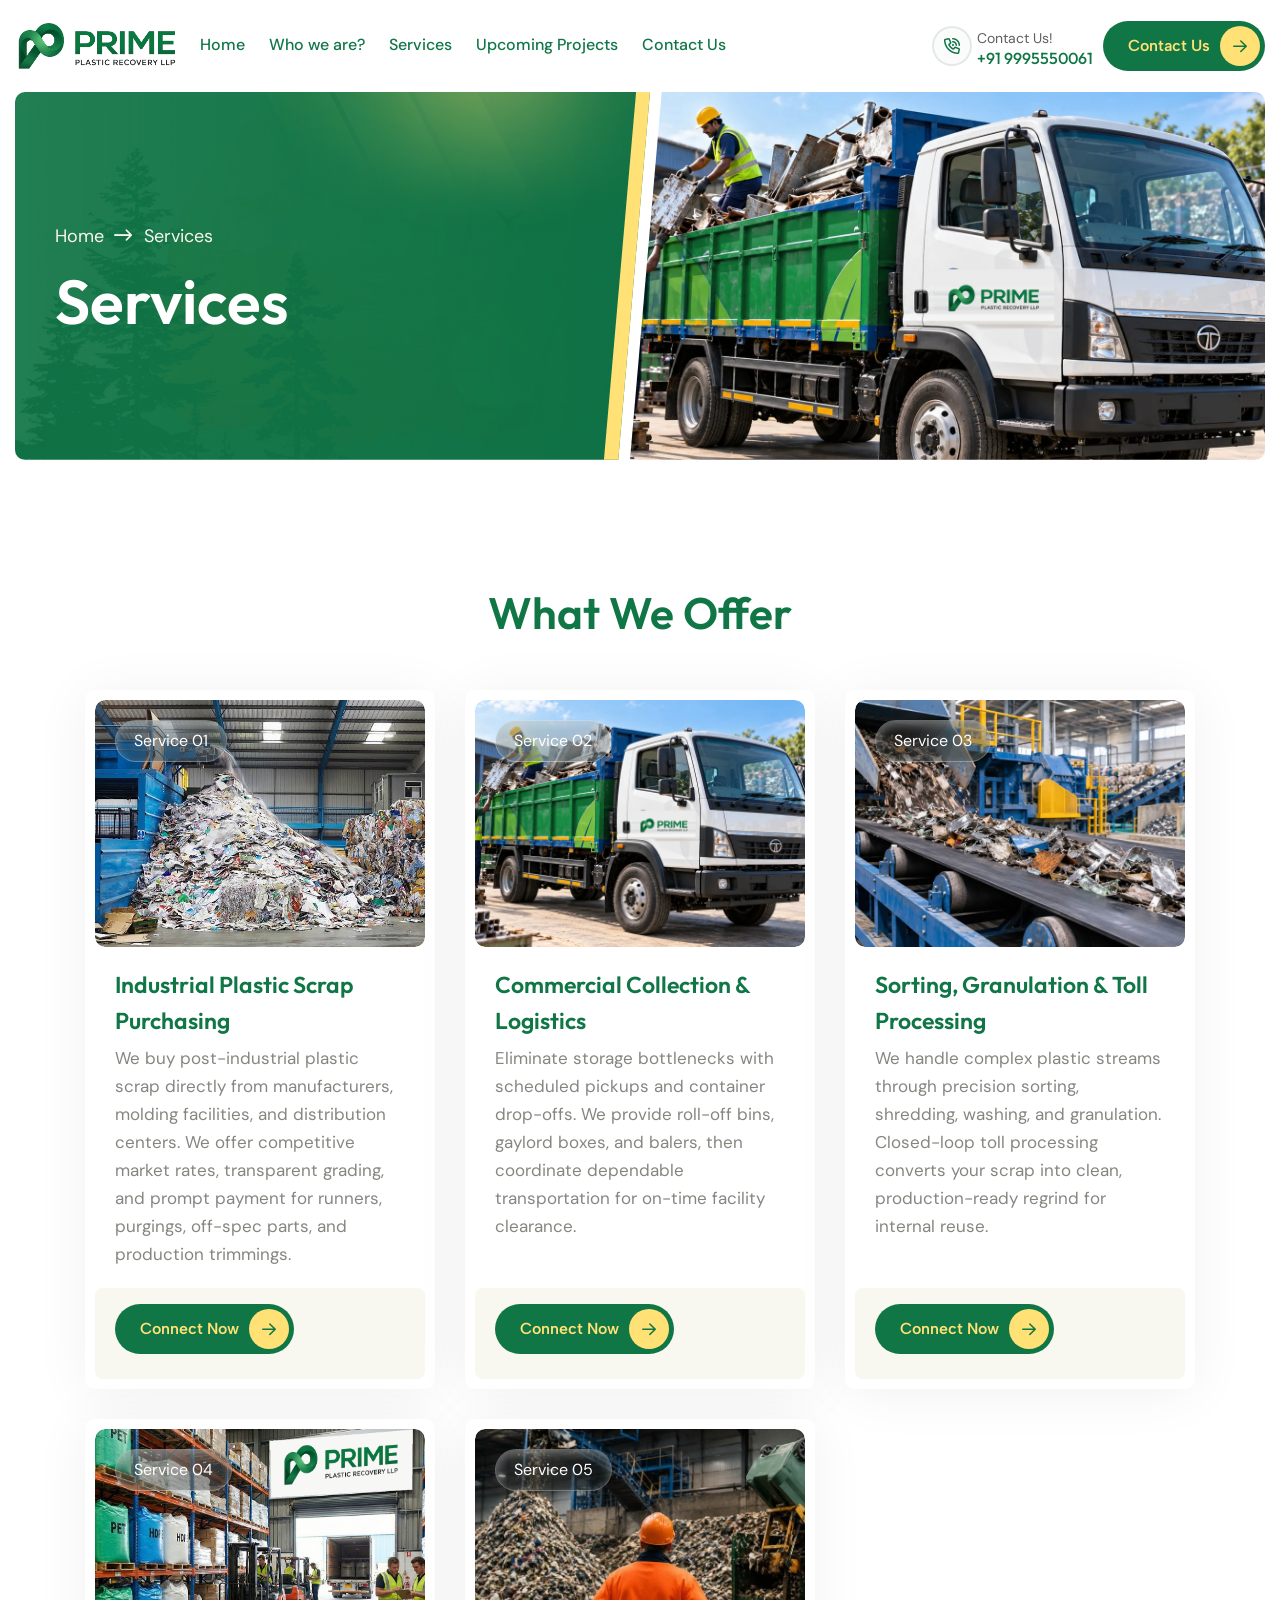
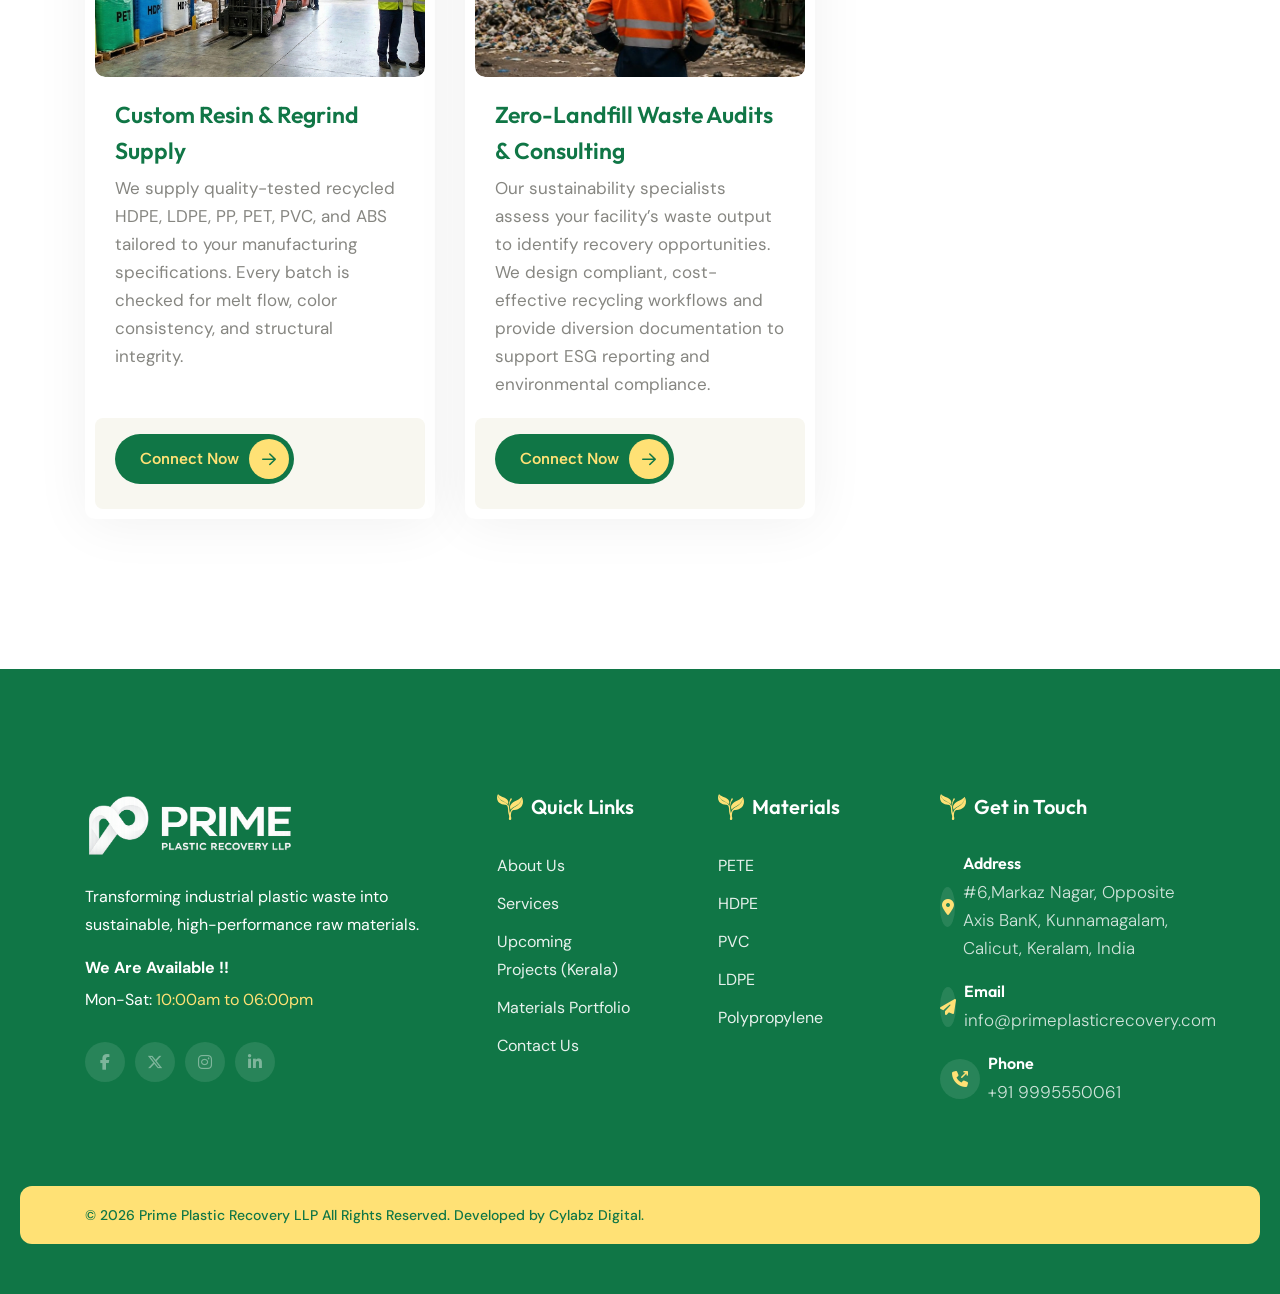
<file: services.html>
<!DOCTYPE html>
<html lang="en">



<head>
	<!-- Required meta tags -->
	<meta charset="utf-8"/>
	<meta name="viewport" content="width=device-width, initial-scale=1, shrink-to-fit=no"/>

	<title>Prime Plastic Recovery LLP</title>

	<!-- Favicon -->
	<link rel="shortcut icon" type="image/x-icon" href="assets/img/logo/fev.png"/>

	<!-- Google fonts -->
	<link rel="preconnect" href="https://fonts.googleapis.com/"/>
	<link rel="preconnect" href="https://fonts.gstatic.com/" crossorigin/>
	<link href="https://fonts.googleapis.com/css2?family=Albert+Sans:ital,wght@0,100..900;1,100..900&amp;family=DM+Sans:ital,opsz,wght@0,9..40,100..1000;1,9..40,100..1000&amp;family=Outfit:wght@100..900&amp;display=swap" rel="stylesheet"/>

	<!-- Vendors Css -->
	<link rel="stylesheet" href="assets/vendor/animate/animate.min.css"/>
	<link rel="stylesheet" href="assets/vendor/fontawesome-pro/fontawesome.min.css"/>
	<link rel="stylesheet" href="assets/vendor/bootstrap/bootstrap.min.css"/>
	<link rel="stylesheet" href="assets/vendor/swiper/swiper-bundle.min.css"/>
	<link rel="stylesheet" href="assets/vendor/aos/aos.css"/>
	<!-- Main CSS -->
	<link rel="stylesheet" href="assets/css/spacing.css"/>
	<link rel="stylesheet" href="assets/css/main.css"/>
</head>

<body>
<!-- header-section start -->
<header class="header-section-3">
	<div class="header-bottom">
		<div class="container-fluid">
			<div class="row">
				<div class="col-xl-12">
					<div class="header-bottom-layout">
						<div class="header-left">
							<div class="logo-wrap">
								<a href='index.html'>
									<img src="assets/img/logo/logo.png" alt="logo"/>
								</a>
							</div>
							<nav class="main-menu d-none d-xl-block">
								<ul>
									<li><a href='index.html'>Home</a></li>
									<li><a href='about.html'>Who we are?</a></li>
									<li><a href='services.html'>Services</a></li>
									<li><a href='Upcoming-Projects.html'>Upcoming Projects</a></li>
									<li><a href='contact.html'>Contact Us</a></li>
								</ul>
							</nav>
						</div>
						<div class="header-right">
							<div class="header-info d-none d-xl-flex">
								<div class="header-info-icon">
									<i class="fa-regular fa-phone-volume"></i>
								</div>
								<div class="header-info-content">
									<span>Contact Us!</span>
									<p><a href="tel:+919995550061">+91 9995550061</a></p>
								</div>
							</div>
							<div class="header-btn-wrap d-none d-xl-flex">
								<a class='e-primary-btn has-icon' href='contact.html'>
									Contact Us
									<span class="icon-wrap">
										<span class="icon"><i class="fa-regular fa-arrow-right"></i><i class="fa-regular fa-arrow-right"></i></span>
									</span>
								</a>
							</div>
							
							<div class="header-bar open-mobile-menu d-xl-none" data-toggle="menubar">
								<div class="bar bar-1"></div>
								<div class="bar bar-2"></div>
								<div class="bar bar-3"></div>
							</div>
						</div>
					</div>
				</div>
			</div>
		</div>
	</div>
</header>
<!-- header-section end -->

<!-- off-canvas-sidebar start -->
<div class="off-canvas-sidebar">
	<div class="off-canvas-sidebar-body">
		<div class="off-canvas-sidebar-close" data-close="sidebar">
			<i class="fa-regular fa-xmark"></i>
		</div>
		<div class="off-canvas-logo m-b-20">
			<a href='index.html'>
				<img src="assets/img/logo/logo.svg" alt="logo"/>
			</a>
		</div>
		<div class="off-canvas-text m-b-30">
			<p>
				Prime Plastic Recovery LLP
combines decades of North Indian industrial expertise with a structured, highly compliant sourcing engine exclusively serving the Kerala market.
			</p>
		</div>
		<div class="off-canvas-thumb m-b-40">
			<img src="assets/img/thumbs/upcoming-projects-sorting-machine.webp" alt="thumb"/>
		</div>
		<div class="off-canvas-contact m-b-40">
			<a href="#" class="off-canvas-contact-item">
				<div class="icon">
					<i class="fa-solid fa-location-dot"></i>
				</div>
				<div class="text">
					<h6>Address</h6>
					<p>#6,Markaz Nagar, Opposite Axis BanK, Kunnamagalam, Calicut, Keralam, India</p>
				</div>
			</a>
			<a href="mailto:info@primeplasticrecovery.com" class="off-canvas-contact-item">
				<div class="icon">
					<i class="fa-solid fa-paper-plane"></i>
				</div>
				<div class="text">
					<h6>Email</h6>
					<p>info@primeplasticrecovery.com</p>
				</div>
			</a>
			<a href="tel:+70264566579" class="off-canvas-contact-item">
				<div class="icon">
					<i class="fa-solid fa-phone-arrow-up-right"></i>
				</div>
				<div class="text">
					<h6>Phone</h6>
					<p>+91 9995550061</p>
				</div>
			</a>
		</div>
		<div class="off-canvas-social-links">
			<a href="https://www.facebook.com/primeplasticrecovery">
				<i class="fab fa-facebook-f"></i>
			</a>
			<a href="https://x.com/primeplasticrec">
				<i class="fab fa-x-twitter"></i>
			</a>
			<a href="https://www.instagram.com/primeplasticrecovery">
				<i class="fab fa-instagram"></i>
			</a>
			<a href="https://www.linkedin.com/company/prime-plastic-recovery">
				<i class="fab fa-linkedin-in"></i>
			</a>
		</div>
	</div>
	<div class="off-canvas-sidebar-overlay" data-close="sidebar"></div>
</div>
<!-- off-canvas-sidebar end -->

<!-- off-canvas-menubar start -->
<div class="off-canvas-menubar">
	<div class="off-canvas-menubar-body">
		<div class="off-canvas-head">
			<div class="off-canvas-logo">
				<a href='index.html'>
					<img src="assets/img/logo/logo.png" alt="logo"/>
				</a>
			</div>
			<div class="off-canvas-menubar-close" data-close="menubar">
				<i class="fa-regular fa-xmark"></i>
			</div>
		</div>
		<div class="off-canvas-menu">
			<ul>
				<li><a href='index.html'>Home</a></li>
				<li><a href='about.html'>Who we are?</a></li>
				<li><a href='services.html'>Services</a></li>
				<li><a href='Upcoming-Projects.html'>Upcoming Projects</a></li>
				<li><a href='contact.html'>Contact Us</a></li>
			</ul>
		</div>
	</div>
	<div class="off-canvas-menubar-overlay" data-close="menubar"></div>
</div>
<!-- off-canvas-menubar end -->
	<!-- breadcrumb-section start -->
	<section class="breadcrumb-section">
		<div class="container-fluid">
			<div class="row g-0">
				<div class="col-xl-6 col-lg-6">
					<div class="breadcrumb-content" style="background-image: url(assets/img/bg/breadcrumb-bg.webp);">
						<div class="breadcrumb-nav" data-aos="fade-up" data-aos-duration="1000" data-aos-delay="200">
							<ul>
								<li><a href='index.html'>Home</a></li>
								<li><a href="#">Services</a></li>
							</ul>
						</div>
						<div class="breadcrumb-title" data-aos="fade-up" data-aos-duration="1000" data-aos-delay="400">
							<h2>Services</h2>
						</div>
						<div class="shape-1">
							<img src="assets/img/shapes/shape-1.webp" alt="shape">
						</div>
					</div>
				</div>
				<div class="col-xl-6 col-lg-6 d-none d-lg-block">
					<div class="breadcrumb-thumb">
						<img src="assets/img/thumbs/services-breadcrumb-thumb.png" alt="Prime Plastic Recovery collection truck">
					</div>
				</div>
			</div>
		</div>
	</section>
	<!-- breadcrumb-section end -->

	<!-- services-section start -->
	<section class="services-section p-t-100 p-b-120">
		<div class="container">
			<div class="row justify-content-center text-center m-b-50 m-b-xs-40">
				<div class="col-xl-8">
					<div class="common-subtitle" data-aos="fade-up" data-aos-delay="600" data-aos-duration="1000">
						
					</div>
					<div class="common-title m-b-0" data-aos="fade-up" data-aos-delay="800" data-aos-duration="1000">
						<h2>What We Offer</h2>
					</div>
				</div>
			</div>
		</div>
		<div class="container">
			<div class="row" data-aos="fade-up" data-aos-delay="200" data-aos-duration="1000">
				<div class="col-xl-4 col-md-6 m-b-30">
					<div class="camping-card">
						<div class="thumb">
							<a href="contact.html"><img alt="Industrial plastic scrap bales inspected for purchasing" src="assets/img/thumbs/industrial-plastic-scrap-purchasing.jpg"></a>
							<div class="category"><a href="contact.html">Service 01</a></div>
						</div>
						<div class="content">
							<div class="content-top">
								<div class="title"><h3><a href="contact.html">Industrial Plastic Scrap Purchasing</a></h3></div>
								<div class="text"><p>We buy post-industrial plastic scrap directly from manufacturers, molding facilities, and distribution centers. We offer competitive market rates, transparent grading, and prompt payment for runners, purgings, off-spec parts, and production trimmings.</p></div>
							</div>
							<div class="donation-wrap"><div class="d-bottom">
								<a class="e-primary-btn has-icon d-btn" href="contact.html">Connect Now <span class="icon-wrap"><span class="icon"><i class="fa-regular fa-arrow-right"></i> <i class="fa-regular fa-arrow-right"></i></span></span></a>
							</div></div>
						</div>
					</div>
				</div>
				<div class="col-xl-4 col-md-6 m-b-30">
					<div class="camping-card">
						<div class="thumb">
							<a href="contact.html"><img alt="Prime Plastic Recovery collection truck for commercial logistics" src="assets/img/thumbs/commercial-collection-logistics.jpg"></a>
							<div class="category"><a href="contact.html">Service 02</a></div>
						</div>
						<div class="content">
							<div class="content-top">
								<div class="title"><h3><a href="contact.html">Commercial Collection &amp; Logistics</a></h3></div>
								<div class="text"><p>Eliminate storage bottlenecks with scheduled pickups and container drop-offs. We provide roll-off bins, gaylord boxes, and balers, then coordinate dependable transportation for on-time facility clearance.</p></div>
							</div>
							<div class="donation-wrap"><div class="d-bottom">
								<a class="e-primary-btn has-icon d-btn" href="contact.html">Connect Now <span class="icon-wrap"><span class="icon"><i class="fa-regular fa-arrow-right"></i> <i class="fa-regular fa-arrow-right"></i></span></span></a>
							</div></div>
						</div>
					</div>
				</div>
				<div class="col-xl-4 col-md-6 m-b-30">
					<div class="camping-card">
						<div class="thumb">
							<a href="contact.html"><img alt="Industrial recycling conveyor sorting plastic scrap for processing" src="assets/img/thumbs/sorting-granulation-toll-processing.webp"></a>
							<div class="category"><a href="contact.html">Service 03</a></div>
						</div>
						<div class="content">
							<div class="content-top">
								<div class="title"><h3><a href="contact.html">Sorting, Granulation &amp; Toll Processing</a></h3></div>
								<div class="text"><p>We handle complex plastic streams through precision sorting, shredding, washing, and granulation. Closed-loop toll processing converts your scrap into clean, production-ready regrind for internal reuse.</p></div>
							</div>
							<div class="donation-wrap"><div class="d-bottom">
								<a class="e-primary-btn has-icon d-btn" href="contact.html">Connect Now <span class="icon-wrap"><span class="icon"><i class="fa-regular fa-arrow-right"></i> <i class="fa-regular fa-arrow-right"></i></span></span></a>
							</div></div>
						</div>
					</div>
				</div>
				<div class="col-xl-4 col-md-6 m-b-30">
					<div class="camping-card">
						<div class="thumb">
							<a href="contact.html"><img alt="Recycled resin and regrind supply for manufacturers" src="assets/img/thumbs/custom-resin-regrind-supply.jpg"></a>
							<div class="category"><a href="contact.html">Service 04</a></div>
						</div>
						<div class="content">
							<div class="content-top">
								<div class="title"><h3><a href="contact.html">Custom Resin &amp; Regrind Supply</a></h3></div>
								<div class="text"><p>We supply quality-tested recycled HDPE, LDPE, PP, PET, PVC, and ABS tailored to your manufacturing specifications. Every batch is checked for melt flow, color consistency, and structural integrity.</p></div>
							</div>
							<div class="donation-wrap"><div class="d-bottom">
								<a class="e-primary-btn has-icon d-btn" href="contact.html">Connect Now <span class="icon-wrap"><span class="icon"><i class="fa-regular fa-arrow-right"></i> <i class="fa-regular fa-arrow-right"></i></span></span></a>
							</div></div>
						</div>
					</div>
				</div>
				<div class="col-xl-4 col-md-6 m-b-30">
					<div class="camping-card">
						<div class="thumb">
							<a href="contact.html"><img alt="Waste audit and landfill diversion consulting at a recovery facility" src="assets/img/thumbs/zero-landfill-waste-audits-consulting.webp"></a>
							<div class="category"><a href="contact.html">Service 05</a></div>
						</div>
						<div class="content">
							<div class="content-top">
								<div class="title"><h3><a href="contact.html">Zero-Landfill Waste Audits &amp; Consulting</a></h3></div>
								<div class="text"><p>Our sustainability specialists assess your facility’s waste output to identify recovery opportunities. We design compliant, cost-effective recycling workflows and provide diversion documentation to support ESG reporting and environmental compliance.</p></div>
							</div>
							<div class="donation-wrap"><div class="d-bottom">
								<a class="e-primary-btn has-icon d-btn" href="contact.html">Connect Now <span class="icon-wrap"><span class="icon"><i class="fa-regular fa-arrow-right"></i> <i class="fa-regular fa-arrow-right"></i></span></span></a>
							</div></div>
						</div>
					</div>
				</div>
			
			</div>
		</div>
	</section>
	<!-- services-section end -->

	
</main>


<!-- footer-section start -->
<footer class="footer-section footer-section-2 p-t-125 p-t-md-100 p-t-xs-80 p-b-50">
	<div class="container">
		<div class="row justify-content-between row-gap-md-5 row-gap-4 p-b-80">
			<div class="col-xl-4 col-lg-8 col-md-7">
				<div class="footer-widget">
					<div class="about-widget">
						<div class="footer-logo">
							<a href='index.html'>
								<img src="assets/img/logo/footer.png" alt="logo"/>
							</a>
						</div>
						<div class="text"><p>Transforming industrial plastic waste into sustainable, high-performance raw materials.</p></div>
						<div class="info">
							<p><b>We Are Available !!</b></p>
							<p>Mon-Sat: <span>10:00am to 06:00pm</span></p>
						</div>
						<div class="social-links">
							<a href="https://www.facebook.com/primeplasticrecovery">
								<i class="fab fa-facebook-f"></i>
							</a>
							<a href="https://x.com/primeplasticrec">
								<i class="fab fa-x-twitter"></i>
							</a>
							<a href="https://www.instagram.com/primeplasticrecovery">
								<i class="fab fa-instagram"></i>
							</a>
							<a href="https://www.linkedin.com/company/prime-plastic-recovery">
								<i class="fab fa-linkedin-in"></i>
							</a>
						</div>
					</div>
				</div>
			</div>
			<div class="col-xl-2 col-lg-4 col-md-5">
				<div class="footer-widget">
					<h3 class="w-title">
						<span><img src="assets/img/icons/icon-1.svg" alt="icon"/></span>
						Quick Links
					</h3>
					<ul>
						<li><a href='about.html'>About Us</a></li>
						<li><a href='services.html'>Services</a></li>
						<li><a href='Upcoming-Projects.html'>Upcoming Projects (Kerala)</a></li>
						<li><a href='index.html#materials'>Materials Portfolio</a></li>
						<li><a href='contact.html'>Contact Us</a></li>
					</ul>
				</div>
			</div>
			<div class="col-xl-2 col-lg-4 col-md-5">
				<div class="footer-widget">
					<h3 class="w-title">
						<span><img src="assets/img/icons/icon-1.svg" alt="icon"/></span>
						Materials
					</h3>
					<ul>
						<li><a href=''>PETE</a></li>
						<li><a href=''>HDPE</a></li>
						<li><a href=''>PVC</a></li>
						<li><a href=''>LDPE</a></li>
						<li><a href=''>Polypropylene</a></li>
					</ul>
				</div>
			</div>
			<div class="col-xl-3 col-lg-4 col-md-5">
				<div class="footer-widget">
					<h3 class="w-title">
						<span><img src="assets/img/icons/icon-1.svg" alt="icon"/></span>
						Get in Touch
					</h3>
					<div class="get-in-touch">
						<a href="#" class="footer-address">
							<div class="icon">
								<i class="fa-solid fa-location-dot"></i>
							</div>
							<div class="text">
								<h6>Address</h6>
								<p>#6,Markaz Nagar, Opposite Axis BanK, Kunnamagalam, Calicut, Keralam, India</p>
							</div>
						</a>
						<a href="mailto:info@primeplasticrecovery.com" class="email">
							<div class="icon">
								<i class="fa-solid fa-paper-plane"></i>
							</div>
							<div class="text">
								<h6>Email</h6>
								<p>info@primeplasticrecovery.com</p>
							</div>
						</a>
						<a href="tel:+70264566579" class="phone">
							<div class="icon">
								<i class="fa-solid fa-phone-arrow-up-right"></i>
							</div>
							<div class="text">
								<h6>Phone</h6>
								<p>+91 9995550061</p>
							</div>
						</a>
					</div>
				</div>
			</div>
		</div>
	</div>
	<div class="footer-bottom">
		<div class="row">
			<div class="col-xl-12">
				<div class="container">
					<div class="footer-bottom-layout">
						<div class="footer-copyright">
							© 2026 Prime Plastic Recovery LLP All Rights Reserved. Developed by <a href="https://www.cylabz.io/" class="footer-a" >Cylabz Digital</a>.
						</div>
					</div>
				</div>
			</div>
		</div>
	</div>
</footer>
<!-- footer-section end -->

<!-- Vendors Js -->
<script src="assets/vendor/jquery/jquery.min.js"></script>
<script src="assets/vendor/swiper/swiper-bundle.min.js"></script>
<script src="assets/vendor/aos/aos.js"></script>
<script src="assets/vendor/counter/purecounter.js"></script>

<!-- Main Js -->
<script src="assets/js/script.js"></script>
</body>


</html>
</file>
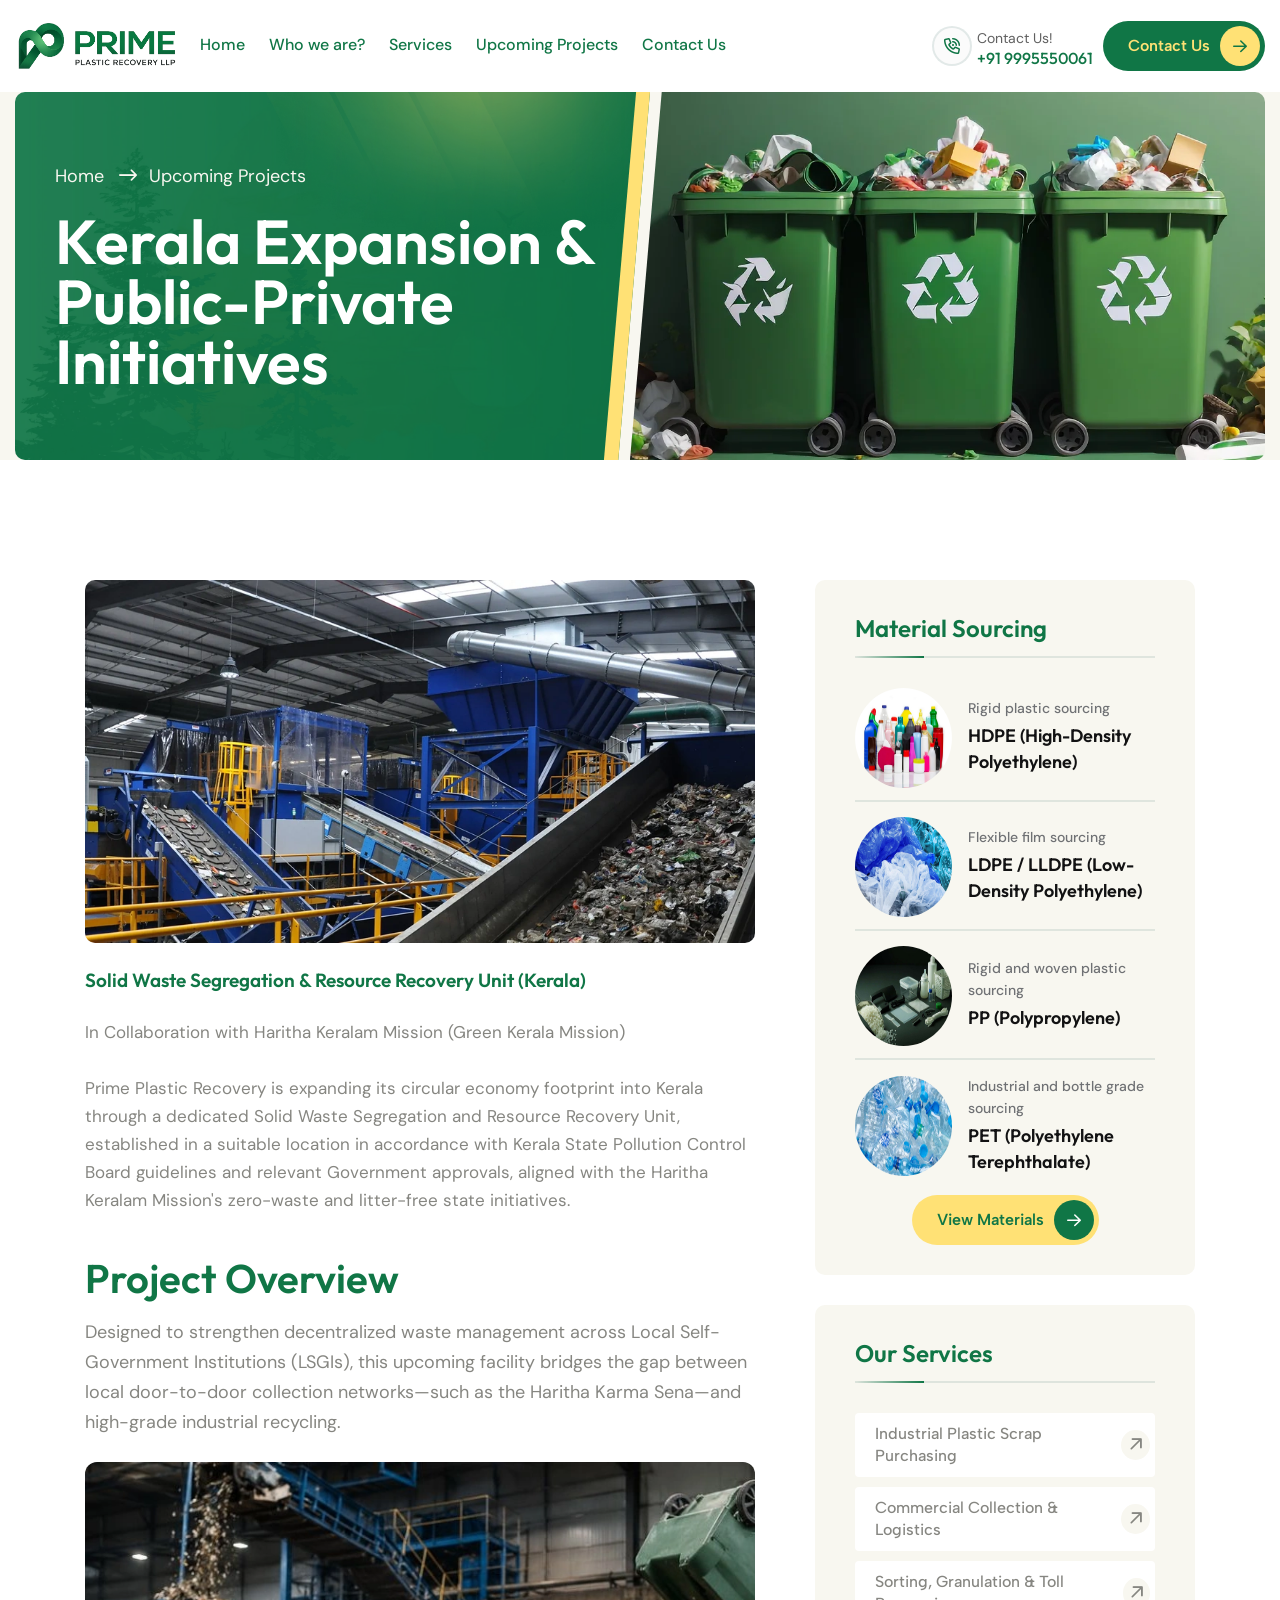
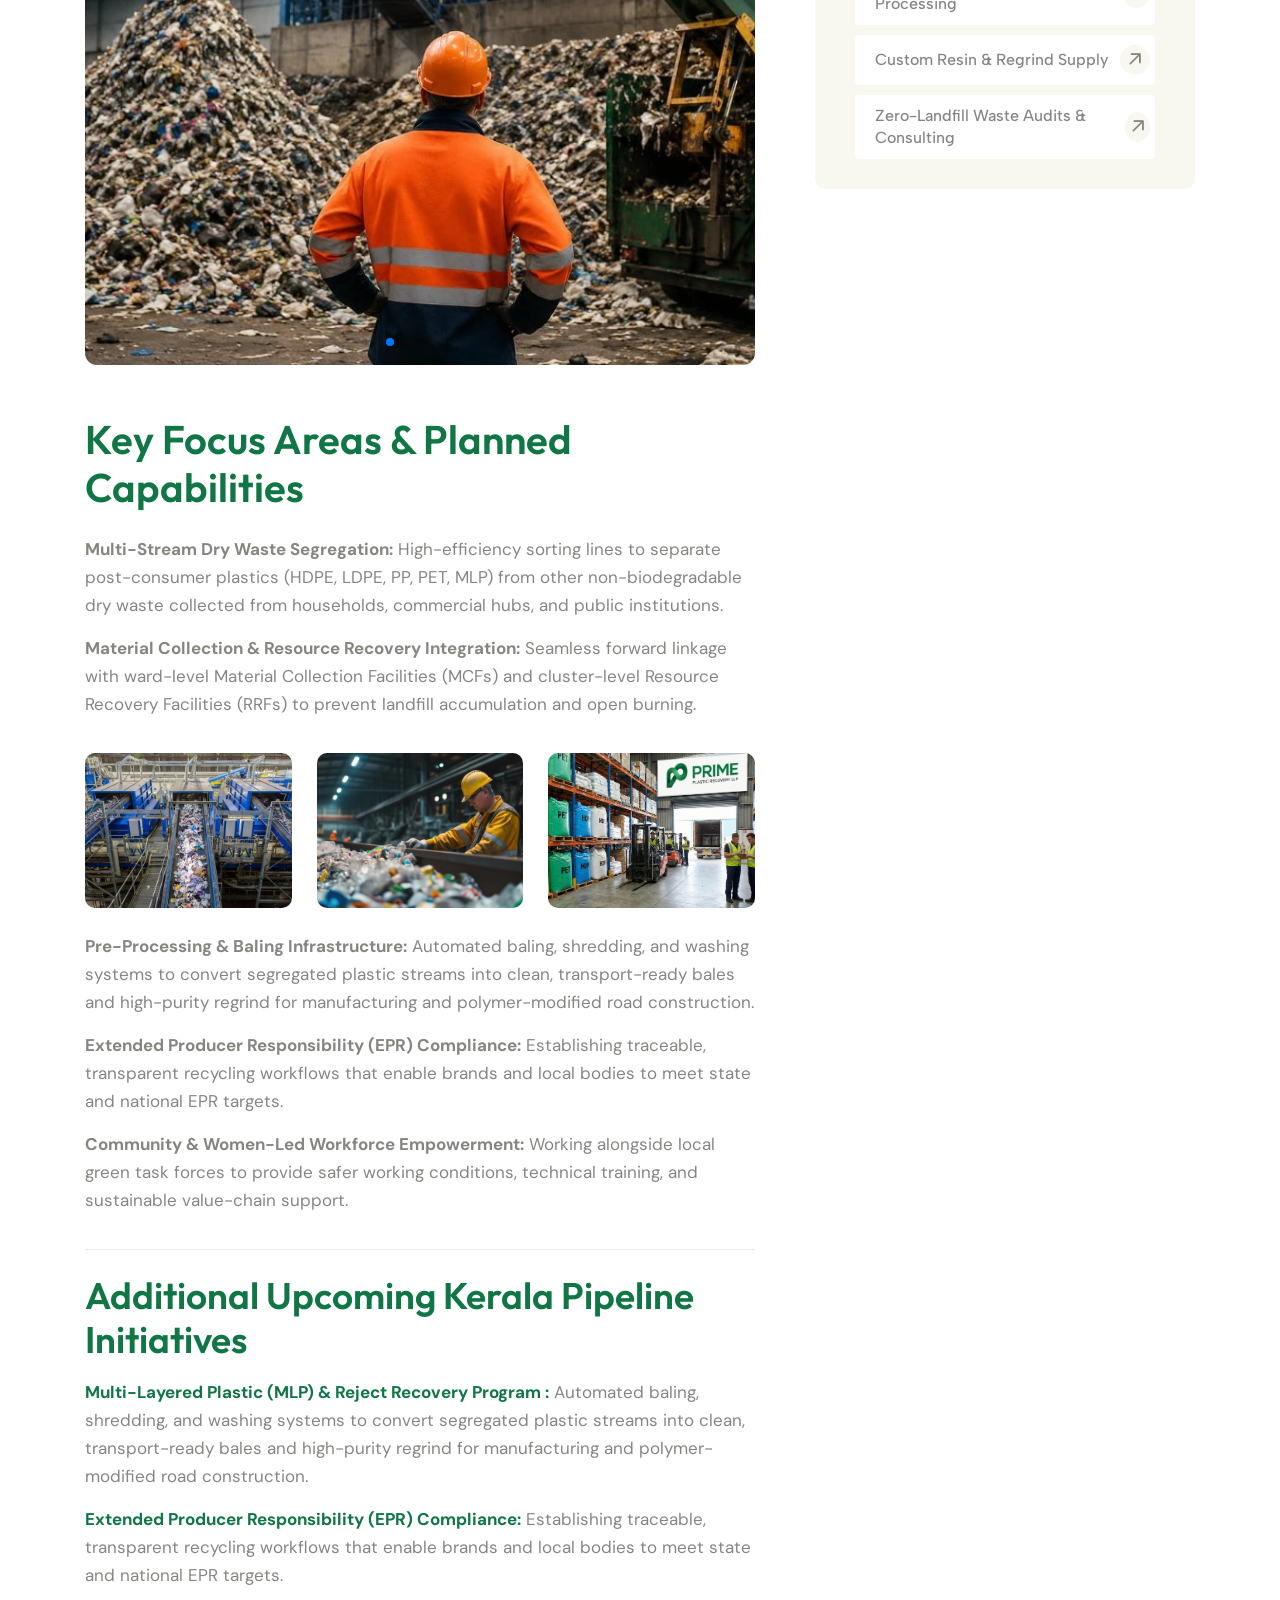
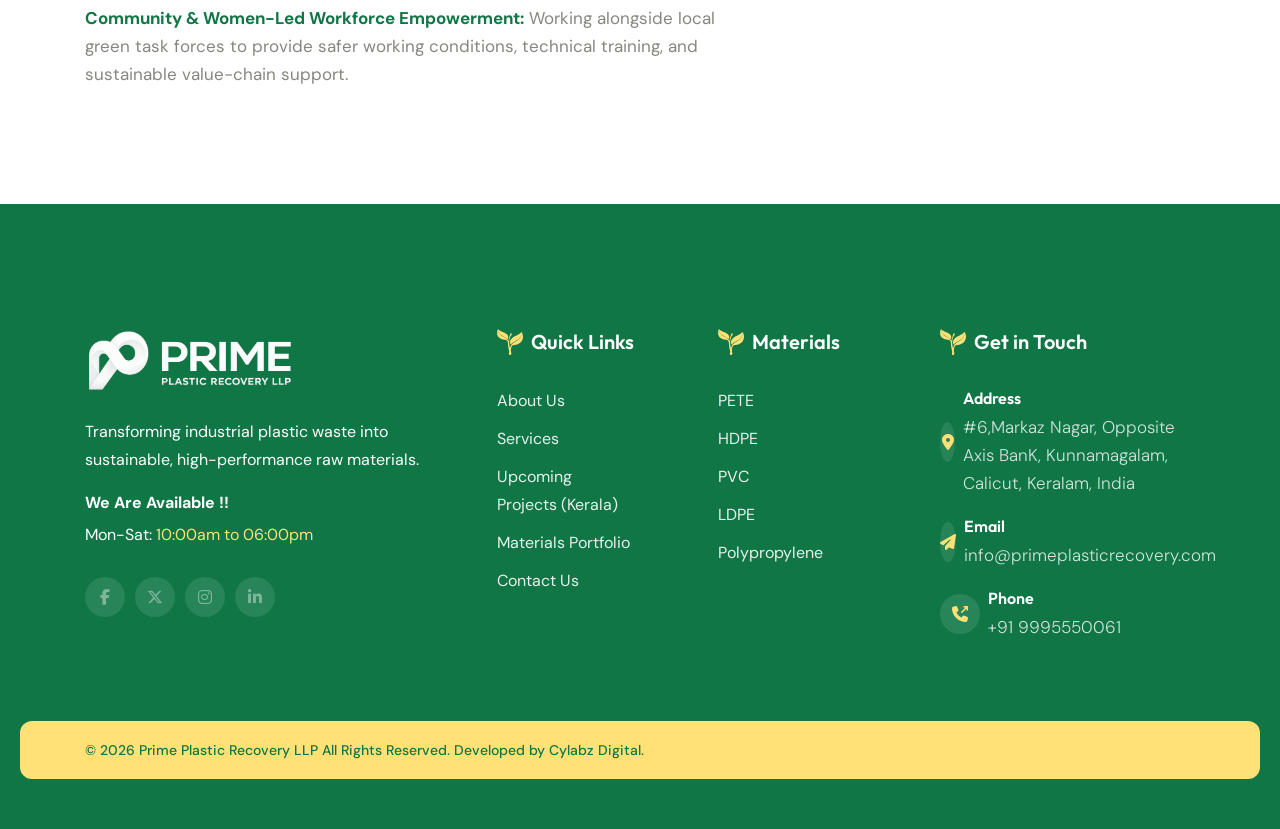
<file: Upcoming-Projects.html>
<!DOCTYPE html>
<html lang="en">
<head>
	<!-- Required meta tags -->
	<meta charset="utf-8">
	<meta name="viewport" content="width=device-width, initial-scale=1, shrink-to-fit=no">

	<title>Prime Plastic Recovery LLP</title>

	<!-- Favicon -->
	<link rel="shortcut icon" type="image/x-icon" href="assets/img/logo/fev.png">

	<!-- Google fonts -->
	<link rel="preconnect" href="https://fonts.googleapis.com/">
	<link rel="preconnect" href="https://fonts.gstatic.com/" crossorigin>
	<link href="https://fonts.googleapis.com/css2?family=Albert+Sans:ital,wght@0,100..900;1,100..900&amp;family=DM+Sans:ital,opsz,wght@0,9..40,100..1000;1,9..40,100..1000&amp;family=Outfit:wght@100..900&amp;display=swap" rel="stylesheet">

	<!-- Vendors Css -->
	<link rel="stylesheet" href="assets/vendor/animate/animate.min.css">
	<link rel="stylesheet" href="assets/vendor/fontawesome-pro/fontawesome.min.css">
	<link rel="stylesheet" href="assets/vendor/bootstrap/bootstrap.min.css">
	<link rel="stylesheet" href="assets/vendor/swiper/swiper-bundle.min.css">
	<link rel="stylesheet" href="assets/vendor/aos/aos.css">
	<!-- Main CSS -->
	<link rel="stylesheet" href="assets/css/spacing.css">
	<link rel="stylesheet" href="assets/css/main.css">
</head>

<body>
<!-- header-section start -->
<header class="header-section-3">
	<div class="header-bottom">
		<div class="container-fluid">
			<div class="row">
				<div class="col-xl-12">
					<div class="header-bottom-layout">
						<div class="header-left">
							<div class="logo-wrap">
								<a href='index.html'>
									<img src="assets/img/logo/logo.png" alt="logo"/>
								</a>
							</div>
							<nav class="main-menu d-none d-xl-block">
								<ul>
									<li><a href='index.html'>Home</a></li>
									<li><a href='about.html'>Who we are?</a></li>
									<li><a href='services.html'>Services</a></li>
									<li><a href='Upcoming-Projects.html'>Upcoming Projects</a></li>
									<li><a href='contact.html'>Contact Us</a></li>
								</ul>
							</nav>
						</div>
						<div class="header-right">
							<div class="header-info d-none d-xl-flex">
								<div class="header-info-icon">
									<i class="fa-regular fa-phone-volume"></i>
								</div>
								<div class="header-info-content">
									<span>Contact Us!</span>
									<p><a href="tel:+919995550061">+91 9995550061</a></p>
								</div>
							</div>
							<div class="header-btn-wrap d-none d-xl-flex">
								<a class='e-primary-btn has-icon' href='contact.html'>
									Contact Us
									<span class="icon-wrap">
										<span class="icon"><i class="fa-regular fa-arrow-right"></i><i class="fa-regular fa-arrow-right"></i></span>
									</span>
								</a>
							</div>
							
							<div class="header-bar open-mobile-menu d-xl-none" data-toggle="menubar">
								<div class="bar bar-1"></div>
								<div class="bar bar-2"></div>
								<div class="bar bar-3"></div>
							</div>
						</div>
					</div>
				</div>
			</div>
		</div>
	</div>
</header>
<!-- header-section end -->

<!-- off-canvas-sidebar start -->
<div class="off-canvas-sidebar">
	<div class="off-canvas-sidebar-body">
		<div class="off-canvas-sidebar-close" data-close="sidebar">
			<i class="fa-regular fa-xmark"></i>
		</div>
		<div class="off-canvas-logo m-b-20">
			<a href='index.html'>
				<img src="assets/img/logo/logo.svg" alt="logo"/>
			</a>
		</div>
		<div class="off-canvas-text m-b-30">
			<p>
				Prime Plastic Recovery LLP
combines decades of North Indian industrial expertise with a structured, highly compliant sourcing engine exclusively serving the Kerala market.
			</p>
		</div>
		<div class="off-canvas-thumb m-b-40">
			<img src="assets/img/thumbs/upcoming-projects-sorting-machine.webp" alt="thumb"/>
		</div>
		<div class="off-canvas-contact m-b-40">
			<a href="#" class="off-canvas-contact-item">
				<div class="icon">
					<i class="fa-solid fa-location-dot"></i>
				</div>
				<div class="text">
					<h6>Address</h6>
					<p>#6,Markaz Nagar, Opposite Axis BanK, Kunnamagalam, Calicut, Keralam, India</p>
				</div>
			</a>
			<a href="mailto:info@primeplasticrecovery.com" class="off-canvas-contact-item">
				<div class="icon">
					<i class="fa-solid fa-paper-plane"></i>
				</div>
				<div class="text">
					<h6>Email</h6>
					<p>info@primeplasticrecovery.com</p>
				</div>
			</a>
			<a href="tel:+70264566579" class="off-canvas-contact-item">
				<div class="icon">
					<i class="fa-solid fa-phone-arrow-up-right"></i>
				</div>
				<div class="text">
					<h6>Phone</h6>
					<p>+91 9995550061</p>
				</div>
			</a>
		</div>
		<div class="off-canvas-social-links">
			<a href="https://www.facebook.com/primeplasticrecovery">
				<i class="fab fa-facebook-f"></i>
			</a>
			<a href="https://x.com/primeplasticrec">
				<i class="fab fa-x-twitter"></i>
			</a>
			<a href="https://www.instagram.com/primeplasticrecovery">
				<i class="fab fa-instagram"></i>
			</a>
			<a href="https://www.linkedin.com/company/prime-plastic-recovery">
				<i class="fab fa-linkedin-in"></i>
			</a>
		</div>
	</div>
	<div class="off-canvas-sidebar-overlay" data-close="sidebar"></div>
</div>
<!-- off-canvas-sidebar end -->

<!-- off-canvas-menubar start -->
<div class="off-canvas-menubar">
	<div class="off-canvas-menubar-body">
		<div class="off-canvas-head">
			<div class="off-canvas-logo">
				<a href='index.html'>
					<img src="assets/img/logo/logo.png" alt="logo"/>
				</a>
			</div>
			<div class="off-canvas-menubar-close" data-close="menubar">
				<i class="fa-regular fa-xmark"></i>
			</div>
		</div>
		<div class="off-canvas-menu">
			<ul>
				<li><a href='index.html'>Home</a></li>
				<li><a href='about.html'>Who we are?</a></li>
				<li><a href='services.html'>Services</a></li>
				<li><a href='Upcoming-Projects.html'>Upcoming Projects</a></li>
				<li><a href='contact.html'>Contact Us</a></li>
			</ul>
		</div>
	</div>
	<div class="off-canvas-menubar-overlay" data-close="menubar"></div>
</div>
<!-- off-canvas-menubar end -->

<main>
	<!-- breadcrumb-section start -->
	<section class="breadcrumb-section bg-cream">
		<div class="container-fluid">
			<div class="row g-0">
				<div class="col-xl-6 col-lg-6">
					<div class="breadcrumb-content" style="background-image: url(assets/img/bg/breadcrumb-bg.webp)">
						<div class="breadcrumb-nav" data-aos="fade-up" data-aos-delay="200" data-aos-duration="1000">
							<ul>
								<li>
									<a href='index.html'>Home</a>
								</li>
								<li>
									<a href="#">Upcoming Projects</a>
								</li>
							</ul>
						</div>
						<div class="breadcrumb-title" data-aos="fade-up" data-aos-delay="400" data-aos-duration="1000">
							<h2>Kerala Expansion & Public-Private Initiatives</h2>
						</div>
						<div class="shape-1"><img alt="shape" src="assets/img/shapes/shape-1.webp"></div>
					</div>
				</div>
				<div class="col-xl-6 col-lg-6 d-none d-lg-block">
					<div class="breadcrumb-thumb"><img alt="Recycling bins for sorted waste materials" src="assets/img/thumbs/upcoming-projects-breadcrumb.png"></div>
				</div>
			</div>
		</div>
	</section>
	<!-- breadcrumb-section end -->

	<!-- services-details-section start -->
	<section class="services-details-section p-t-120 p-b-250 p-t-lg-80 p-t-md-80 p-t-xs-60">
		<div class="container">
			<div class="row">
				<div class="col-xl-12">
					<div class="details-layout-wrap">
						<div class="details-content" data-aos="fade-up" data-aos-delay="600" data-aos-duration="1000">
							<div class="blog-card-5 m-b-40">
								<div class="thumb">
									<a href='blog-grid.html'><img alt="Industrial recycling plant with material sorting conveyors" src="assets/img/thumbs/upcoming-projects-material-sorting.webp"></a>
								</div>
								<div class="content">
									<div class="title">
										<h3><a href='blog-grid.html'>Solid Waste Segregation & Resource Recovery Unit (Kerala)</a></h3>
									</div>
									<div class="text">
										<p class="m-b-15">
											In Collaboration with Haritha Keralam Mission (Green Kerala Mission)
											<br><br>
											Prime Plastic Recovery is expanding its circular economy footprint into Kerala through a dedicated Solid Waste Segregation and Resource Recovery Unit, established in a suitable location in accordance with Kerala State Pollution Control Board guidelines and relevant Government approvals, aligned with the Haritha Keralam Mission's zero-waste and litter-free state initiatives.
										</p>
									</div>
								</div>
							</div>
							<div class="details-title m-b-15">
								<h2>Project Overview</h2>
							</div>
							<div class="detail-text m-b-25">
								<p>
									Designed to strengthen decentralized waste management across Local Self-Government Institutions (LSGIs), this upcoming facility bridges the gap between local door-to-door collection networks—such as the Haritha Karma Sena—and high-grade industrial recycling.
								</p>
							</div>
							<div class="gallery-slider-active m-b-50">
								<div class="swiper">
									<div class="swiper-wrapper">
										<div class="swiper-slide">
											<div class="banner-slide-wrap">
												<div class="thumb">
													<img alt="Waste audit and landfill diversion at an industrial recycling facility" src="assets/img/thumbs/zero-landfill-waste-audits-consulting.webp">
												</div>
											</div>
										</div>
										<div class="swiper-slide">
											<div class="banner-slide-wrap">
												<div class="thumb">
													<img alt="Material sorting and granulation conveyor plant" src="assets/img/thumbs/sorting-granulation-toll-processing.webp">
												</div>
											</div>
										</div>
										<div class="swiper-slide">
											<div class="banner-slide-wrap">
												<div class="thumb">
													<img alt="Prime Plastic Recovery collection truck for commercial logistics" src="assets/img/thumbs/commercial-collection-logistics.jpg">
												</div>
											</div>
										</div>
									</div>
								</div>
								<div class="gallery-pagination-wrap">
									<div class="gallery-pagination"></div>
								</div>
							</div>
							<div class="details-title m-b-15">
								<h2>Key Focus Areas & Planned Capabilities</h2>
							</div>
							<div class="detail-text m-b-25 mt-4">
								<div class="list-wrapper m-b-35">
								<ul class="list-wrap">
									<li>
										<p>
											<span style="font-weight: bold;">Multi-Stream Dry Waste Segregation:</span> High-efficiency sorting lines to separate post-consumer plastics (HDPE, LDPE, PP, PET, MLP) from other non-biodegradable dry waste collected from households, commercial hubs, and public institutions.
										</p>
									</li>
									<li>
										<p>
											<span style="font-weight: bold;">Material Collection & Resource Recovery Integration:</span> Seamless forward linkage with ward-level Material Collection Facilities (MCFs) and cluster-level Resource Recovery Facilities (RRFs) to prevent landfill accumulation and open burning.
										</p>
									</li>
								</ul>
							</div>
							</div>
							<div class="detail-thumb-wrap">
								<img alt="Waste management sorting machine at a recycling facility" src="assets/img/thumbs/upcoming-projects-sorting-machine.webp">
								<img alt="Worker sorting recyclable plastic material" src="assets/img/thumbs/upcoming-projects-recycling-worker.webp">
								<img alt="Prime Plastic Recovery resin and regrind supply warehouse" src="assets/img/thumbs/custom-resin-regrind-supply.jpg">
							</div>
							<div class="list-wrapper m-b-35">
								<ul class="list-wrap">
									<li>
										<p>
											<span style="font-weight: bold;">Pre-Processing & Baling Infrastructure:</span> Automated baling, shredding, and washing systems to convert segregated plastic streams into clean, transport-ready bales and high-purity regrind for manufacturing and polymer-modified road construction.
										</p>
									</li>
									<li>
										<p>
											<span style="font-weight: bold;">Extended Producer Responsibility (EPR) Compliance:</span> Establishing traceable, transparent recycling workflows that enable brands and local bodies to meet state and national EPR targets.
										</p>
									</li>
									<li>
										<p>
											<span style="font-weight: bold;">Community & Women-Led Workforce Empowerment:</span> Working alongside local green task forces to provide safer working conditions, technical training, and sustainable value-chain support.
										</p>
									</li>
								</ul>
							</div>
							<div class="divider-2"></div>
							<div class="details-title m-b-15 mt-4">
								<h2 style="font-size: 37px;">Additional Upcoming Kerala Pipeline Initiatives</h2>
							</div>
							<div class="list-wrapper m-b-35">
								<ul class="list-wrap">
									<li>
										<p>
											<span style="font-weight: bold; color: #107646;">Multi-Layered Plastic (MLP) & Reject Recovery Program :</span> Automated baling, shredding, and washing systems to convert segregated plastic streams into clean, transport-ready bales and high-purity regrind for manufacturing and polymer-modified road construction.
										</p>
									</li>
									<li>
										<p>
											<span style="font-weight: bold; color: #107646;">Extended Producer Responsibility (EPR) Compliance:</span> Establishing traceable, transparent recycling workflows that enable brands and local bodies to meet state and national EPR targets.
										</p>
									</li>
									<li>
										<p>
											<span style="font-weight: bold; color: #107646;">Community & Women-Led Workforce Empowerment:</span> Working alongside local green task forces to provide safer working conditions, technical training, and sustainable value-chain support.
										</p>
									</li>
								</ul>
							</div>
						</div>
						<div class="detail-sidebar" data-aos="fade-up" data-aos-delay="800" data-aos-duration="1000">
							<div class="detail-sidebar-inner">
								<div class="s-widget-wrap m-b-30">
									<div class="w-title">
										<h3>Material Sourcing</h3>
										<div class="bar-wrap">
											<div class="bar-1"></div>
											<div class="bar-2"></div>
										</div>
									</div>
									<div class="recent-campaigns">
										<div class="campaign">
											<div class="thumb">
												<img alt="HDPE rigid plastic scrap"style="width: 100px; height: 100px;" src="assets/img/thumbs/HDPE (High-Density Polyethylene - Code 2).png">
											</div>
											<div>
												<div class="date">
													<p>Rigid plastic sourcing</p>
												</div>
												<div class="name">
													<h5>HDPE (High-Density Polyethylene)</h5>
												</div>
											</div>
										</div>
										<div class="campaign">
											<div class="thumb">
												<img alt="LDPE and LLDPE film scrap" style="width: 100px; height: 100px;" src="assets/img/thumbs/LDPE (Low-Density Polyethylene - Code 4).png">
											</div>
											<div>
												<div class="date">
													<p>Flexible film sourcing</p>
												</div>
												<div class="name">
													<h5>LDPE / LLDPE (Low-Density Polyethylene)</h5>
												</div>
											</div>
										</div>
										<div class="campaign">
											<div class="thumb">
												<img alt="PP polypropylene scrap" style="width: 100px; height: 100px;" src="assets/img/thumbs/PP (Polypropylene - Code 5).png">
											</div>
											<div>
												<div class="date">
													<p>Rigid and woven plastic sourcing</p>
												</div>
												<div class="name">
													<h5>PP (Polypropylene)</h5>
												</div>
											</div>
										</div>
										<div class="campaign campaign-last">
											<div class="thumb">
												<img alt="PET polyethylene terephthalate scrap" style="width: 100px; height: 100px;" src="assets/img/thumbs/PETE (Polyethylene Terephthalate - Code 1).png">
											</div>
											<div>
												<div class="date">
													<p>Industrial and bottle grade sourcing</p>
												</div>
												<div class="name">
													<h5>PET (Polyethylene Terephthalate)</h5>
												</div>
											</div>
										</div>
										<div class="text-center m-t-20">
											<a class="e-primary-btn has-icon" href="index.html#materials">View Materials <span class="icon-wrap"><span class="icon"><i class="fa-regular fa-arrow-right"></i><i class="fa-regular fa-arrow-right"></i></span></span></a>
										</div>
									</div>
								</div>
								<div class="s-widget-wrap m-b-30">
									<div class="w-title">
										<h3>Our Services</h3>
										<div class="bar-wrap">
											<div class="bar-1"></div>
											<div class="bar-2"></div>
										</div>
									</div>
									<div class="detail-list">
										<ul>
											<li><a href='services.html'>Industrial Plastic Scrap Purchasing <span class="icon"><i class="fa-regular fa-arrow-up-right"></i></span></a></li>
											<li><a href='services.html'>Commercial Collection &amp; Logistics <span class="icon"><i class="fa-regular fa-arrow-up-right"></i></span></a></li>
											<li><a href='services.html'>Sorting, Granulation &amp; Toll Processing <span class="icon"><i class="fa-regular fa-arrow-up-right"></i></span></a></li>
											<li><a href='services.html'>Custom Resin &amp; Regrind Supply <span class="icon"><i class="fa-regular fa-arrow-up-right"></i></span></a></li>
											<li><a href='services.html'>Zero-Landfill Waste Audits &amp; Consulting <span class="icon"><i class="fa-regular fa-arrow-up-right"></i></span></a></li>
										</ul>
									</div>
								</div>
								
							</div>
						</div>
					</div>
				</div>
			</div>
		</div>
	</section>
	<!-- services-details-section end -->
</main>

<!-- footer-section start -->
<footer class="footer-section footer-section-2 p-t-125 p-t-md-100 p-t-xs-80 p-b-50">
	<div class="container">
		<div class="row justify-content-between row-gap-md-5 row-gap-4 p-b-80">
			<div class="col-xl-4 col-lg-8 col-md-7">
				<div class="footer-widget">
					<div class="about-widget">
						<div class="footer-logo">
							<a href='index.html'>
								<img src="assets/img/logo/footer.png" alt="logo"/>
							</a>
						</div>
						<div class="text"><p>Transforming industrial plastic waste into sustainable, high-performance raw materials.</p></div>
						<div class="info">
							<p><b>We Are Available !!</b></p>
							<p>Mon-Sat: <span>10:00am to 06:00pm</span></p>
						</div>
						<div class="social-links">
							<a href="https://www.facebook.com/primeplasticrecovery">
								<i class="fab fa-facebook-f"></i>
							</a>
							<a href="https://x.com/primeplasticrec">
								<i class="fab fa-x-twitter"></i>
							</a>
							<a href="https://www.instagram.com/primeplasticrecovery">
								<i class="fab fa-instagram"></i>
							</a>
							<a href="https://www.linkedin.com/company/prime-plastic-recovery">
								<i class="fab fa-linkedin-in"></i>
							</a>
						</div>
					</div>
				</div>
			</div>
			<div class="col-xl-2 col-lg-4 col-md-5">
				<div class="footer-widget">
					<h3 class="w-title">
						<span><img src="assets/img/icons/icon-1.svg" alt="icon"/></span>
						Quick Links
					</h3>
					<ul>
						<li><a href='about.html'>About Us</a></li>
						<li><a href='services.html'>Services</a></li>
						<li><a href='Upcoming-Projects.html'>Upcoming Projects (Kerala)</a></li>
						<li><a href='index.html#materials'>Materials Portfolio</a></li>
						<li><a href='contact.html'>Contact Us</a></li>
					</ul>
				</div>
			</div>
			<div class="col-xl-2 col-lg-4 col-md-5">
				<div class="footer-widget">
					<h3 class="w-title">
						<span><img src="assets/img/icons/icon-1.svg" alt="icon"/></span>
						Materials
					</h3>
					<ul>
						<li><a href=''>PETE</a></li>
						<li><a href=''>HDPE</a></li>
						<li><a href=''>PVC</a></li>
						<li><a href=''>LDPE</a></li>
						<li><a href=''>Polypropylene</a></li>
					</ul>
				</div>
			</div>
			<div class="col-xl-3 col-lg-4 col-md-5">
				<div class="footer-widget">
					<h3 class="w-title">
						<span><img src="assets/img/icons/icon-1.svg" alt="icon"/></span>
						Get in Touch
					</h3>
					<div class="get-in-touch">
						<a href="#" class="footer-address">
							<div class="icon">
								<i class="fa-solid fa-location-dot"></i>
							</div>
							<div class="text">
								<h6>Address</h6>
								<p>#6,Markaz Nagar, Opposite Axis BanK, Kunnamagalam, Calicut, Keralam, India</p>
							</div>
						</a>
						<a href="mailto:info@primeplasticrecovery.com" class="email">
							<div class="icon">
								<i class="fa-solid fa-paper-plane"></i>
							</div>
							<div class="text">
								<h6>Email</h6>
								<p>info@primeplasticrecovery.com</p>
							</div>
						</a>
						<a href="tel:+70264566579" class="phone">
							<div class="icon">
								<i class="fa-solid fa-phone-arrow-up-right"></i>
							</div>
							<div class="text">
								<h6>Phone</h6>
								<p>+91 9995550061</p>
							</div>
						</a>
					</div>
				</div>
			</div>
		</div>
	</div>
	<div class="footer-bottom">
		<div class="row">
			<div class="col-xl-12">
				<div class="container">
					<div class="footer-bottom-layout">
						<div class="footer-copyright">
							© 2026 Prime Plastic Recovery LLP All Rights Reserved. Developed by <a href="https://www.cylabz.io/" class="footer-a" >Cylabz Digital</a>.
						</div>
					</div>
				</div>
			</div>
		</div>
	</div>
</footer>
<!-- footer-section end -->


<!-- Vendors Js -->
<script src="assets/vendor/jquery/jquery.min.js"></script>
<script src="assets/vendor/swiper/swiper-bundle.min.js"></script>
<script src="assets/vendor/aos/aos.js"></script>
<script src="assets/vendor/counter/purecounter.js"></script>

<!-- Main Js -->
<script src="assets/js/script.js"></script>
</body>

</html>
</file>
<file: assets/css/spacing.css>
.m-b-0 {
  margin-bottom: 0px;
}
.m-b-15 {
  margin-bottom: 15px;
}
.m-t-20 {
  margin-top: 20px;
}
.m-b-20 {
  margin-bottom: 20px;
}
.m-b-25 {
  margin-bottom: 25px;
}
.m-b-30 {
  margin-bottom: 30px;
}
.m-b-35 {
  margin-bottom: 35px;
}
.m-b-40 {
  margin-bottom: 40px;
}
.m-b-50 {
  margin-bottom: 50px;
}
.m-t-120 {
  margin-top: 120px;
}
@media (min-width: 1400px) and (max-width: 1700px) {
}
@media (min-width: 1200px) and (max-width: 1399px) {
}
@media (min-width: 992px) and (max-width: 1199px) {
}
@media (min-width: 768px) and (max-width: 991px) {
  .m-t-md-100 {
    margin-top: 100px;
  }
}
@media (max-width: 767px) {
  .m-b-xs-40 {
    margin-bottom: 40px;
  }
  .m-t-xs-80 {
    margin-top: 80px;
  }
}
.p-b-50 {
  padding-bottom: 50px;
}
.p-b-60 {
  padding-bottom: 60px;
}
.p-b-80 {
  padding-bottom: 80px;
}
.p-t-100 {
  padding-top: 100px;
}
.p-b-100 {
  padding-bottom: 100px;
}
.p-t-120 {
  padding-top: 120px;
}
.p-b-120 {
  padding-bottom: 120px;
}
.p-t-125 {
  padding-top: 125px;
}
.p-b-250 {
  padding-bottom: 250px;
}
@media (min-width: 1400px) and (max-width: 1700px) {
}
@media (min-width: 1200px) and (max-width: 1399px) {
}
@media (min-width: 992px) and (max-width: 1199px) {
  .p-t-lg-80 {
    padding-top: 80px;
  }
}
@media (min-width: 768px) and (max-width: 991px) {
  .p-t-md-80 {
    padding-top: 80px;
  }
  .p-t-md-100 {
    padding-top: 100px;
  }
}
@media (max-width: 767px) {
  .p-t-xs-60 {
    padding-top: 60px;
  }
  .p-t-xs-80 {
    padding-top: 80px;
  }
  .p-b-xs-80 {
    padding-bottom: 80px;
  }
} /*# sourceMappingURL=spacing.css.map */
</file>
<file: assets/css/main.css>
/************ Template Info ***************
Template Name: Ecology & Environment
Author:
Support:
Version: 1.0
************ Template Info ***************/
/************ TABLE OF CONTENTS ***************
01 Default CSS
02 Preloader CSS
03 Button CSS
04 Header CSS
05 OffCanvas CSS
06 Footer CSS
07 Topbar CSS
08 Breadcrumb CSS
09 Hero CSS
10 Camping CSS
11 Contact CSS
12 Blog CSS
13 Event CSS
14 Partners CSS
15 Contact Us CSS
16 Testimonial CSS
17 Completed Project CSS
18 What We Do CSS
19 Volunteer CSS
20 Why Us CSS
21 Service CSS
22 Dust Recycling CSS
23 Faq CSS
24 About Us CSS
25 Latest Work CSS
26 News Letter CSS
27 Company Achievements CSS
28 Services We Offer CSS
29 Work Process CSS
30 Make Donate CSS
31 Donate Us CSS
32 We Are Friends CSS
33 Details Content CSS
34 Details Sidebar CSS
35 Camping Donation CSS
36 Donations CSS
37 Blog Standard CSS
************ TABLE OF CONTENTS ***************/
:root {
  --theme-color: #85bf18;
  --theme-shade-color: #99ef68;
  --theme-color-2: #ffe175;
  --theme-color-3: #107646;
  --title-color: #15161c;
  --body-color: #868681;
  --gray-color: #383838;
  --warning-color: #ffb539;
  --success-color: #28a745;
  --error-color: #dc3545;
  --light-color: #f5f5f5;
  --dark-color: #15161c;
  --white-color: #fff;
  --black-color: #000;
  --hr-color: #000;
  --outfit-font: "Outfit", sans-serif;
  --dm-sans-font: "DM Sans", sans-serif;
  --albert-sans-font: "Albert Sans", sans-serif;
  --icon-font: "Font Awesome 6 Pro";
  --body-fz: 16px;
}

/* 01 Default CSS */
html,
body {
  scroll-behavior: smooth !important;
}
html::-webkit-scrollbar,
body::-webkit-scrollbar {
  width: 10px;
  height: 10px;
}
html::-webkit-scrollbar-track,
body::-webkit-scrollbar-track {
  background: #c1c1c1;
}
html::-webkit-scrollbar-thumb,
body::-webkit-scrollbar-thumb {
  background-color: #222;
  outline: none;
}
html::-webkit-scrollbar-thumb:active,
body::-webkit-scrollbar-thumb:active {
  background: var(--theme-color-2);
}

body {
  color: var(--body-color);
  font-size: var(--body-fz);
  font-family: var(--dm-sans-font);
  font-weight: 400;
  -webkit-font-smoothing: antialiased;
}

img {
  max-width: 100%;
  -webkit-transition: all 0.3s linear 0s;
  -o-transition: all 0.3s linear 0s;
  transition: all 0.3s linear 0s;
}

a {
  text-decoration: none;
  -webkit-transition: all 0.3s linear 0s;
  -o-transition: all 0.3s linear 0s;
  transition: all 0.3s linear 0s;
}
a:active,
a:hover {
  text-decoration: none;
}

button,
.btn {
  -webkit-transition: all 0.3s linear 0s;
  -o-transition: all 0.3s linear 0s;
  transition: all 0.3s linear 0s;
}
button:active,
button:hover,
button:focus,
.btn:active,
.btn:hover,
.btn:focus {
  outline: 0;
}

button:focus,
input:focus,
input:focus,
textarea,
textarea:focus,
.btn:focus {
  outline: 0;
  box-shadow: none;
}

h1,
h2,
h3,
h4,
h5,
h6 {
  font-family: var(--outfit-font);
  color: var(--title-color);
  font-weight: 700;
  margin-bottom: 20px;
}

h1 a,
h2 a,
h3 a,
h4 a,
h5 a,
h6 a {
  color: inherit;
}

h1 {
  font-size: 48px;
  line-height: 1.3;
}

h2 {
  font-size: 36px;
  line-height: 1.3;
}

h3 {
  font-size: 28px;
  line-height: 1.3;
}

h4 {
  font-size: 24px;
  line-height: 1.2;
}

h5 {
  font-size: 20px;
  line-height: 1.2;
}

h6 {
  font-size: 16px;
  line-height: 1.2;
}

hr {
  margin: 20px 0;
  border-color: var(--hr-color);
}

ol {
  list-style: decimal;
}

p:last-child {
  margin-bottom: 0;
}

/* Form */
label {
  color: var(--gray-color);
  cursor: pointer;
  font-size: var(--body-fz);
  font-weight: 400;
}

*::-moz-selection {
  background: var(--theme-color);
  color: #fff;
  text-shadow: none;
}

::-moz-selection {
  background: var(--theme-color);
  color: #fff;
  text-shadow: none;
}

::selection {
  background: var(--theme-color);
  color: #fff;
  text-shadow: none;
}

/* Placeholder */
*::-moz-placeholder {
  color: var(--body-color);
  font-size: var(--body-fz);
  opacity: 1;
}

*::placeholder {
  color: var(--body-color);
  font-size: var(--body-fz);
  opacity: 1;
}

/* Button */

/* Bg Color */

.bg-cream {
  background: #f8f7f0;
}

/* Text Color */

/* Others Common Css Here :) */

.fix {
  overflow: hidden;
}

.separator {
  border-top: 1px solid #f2f2f2;
}

@keyframes animate-pulse {
  0% {
    box-shadow:
      0 0 0 0 rgba(255, 255, 255, 0.8),
      0 0 0 0 rgba(255, 255, 255, 0.5);
  }
  40% {
    box-shadow:
      0 0 0 50px rgba(255, 109, 74, 0),
      0 0 0 0 rgba(255, 255, 255, 0.5);
  }
  80% {
    box-shadow:
      0 0 0 50px rgba(255, 109, 74, 0),
      0 0 0 30px rgba(255, 109, 74, 0);
  }
  100% {
    box-shadow:
      0 0 0 0 rgba(255, 109, 74, 0),
      0 0 0 30px rgba(255, 109, 74, 0);
  }
}

.common-subtitle {
  display: inline-flex;
  align-items: center;
  gap: 10px;
  justify-content: center;
  font-size: 20px;
  line-height: 120%;
  margin-bottom: 20px;
}
@media (min-width: 768px) and (max-width: 991px) {
  .common-subtitle {
    font-size: 18px;
    line-height: 1.5;
    margin-bottom: 14px;
  }
}
@media (max-width: 767px) {
  .common-subtitle {
    font-size: 16px;
    line-height: 1.3;
    margin-bottom: 14px;
  }
}

.common-subtitle.m-b-0 {
  margin-bottom: 0;
}

.common-title {
  text-align: center;
  margin-bottom: 30px;
}
@media (min-width: 768px) and (max-width: 991px) {
  .common-title {
    margin-bottom: 20px;
  }
}
@media (max-width: 767px) {
  .common-title {
    margin-bottom: 20px;
  }
}
.common-title h2 {
  font-weight: 600;
  font-size: 52px;
  line-height: 60px;
  color: var(--theme-color-3);
  margin-bottom: 0 !important;
}
@media (min-width: 1200px) and (max-width: 1399px) {
  .common-title h2 {
    font-size: 44px;
    line-height: 1.2;
  }
}
@media (min-width: 992px) and (max-width: 1199px) {
  .common-title h2 {
    font-size: 42px;
    line-height: 1.2;
  }
}
@media (min-width: 768px) and (max-width: 991px) {
  .common-title h2 {
    font-size: 30px;
    line-height: 1.2;
  }
}
@media (max-width: 767px) {
  .common-title h2 {
    font-size: 24px;
    line-height: 1.2;
  }
}

.common-title.m-b-0 {
  margin-bottom: 0;
}

@media (min-width: 1400px) {
  .container-xxl,
  .container-xl,
  .container-lg,
  .container-md,
  .container-sm,
  .container {
    max-width: 1392px;
  }
}
.container,
.container-fluid,
.container-xxl,
.container-xl,
.container-lg,
.container-md,
.container-sm {
  --bs-gutter-x: 30px;
}

.row {
  --bs-gutter-x: 30px;
}

.g-0,
.gy-0 {
  --bs-gutter-y: 0;
}

.g-0,
.gx-0 {
  --bs-gutter-x: 0;
}

/*====================================================================
    Components
====================================================================*/
/* 02 Preloader CSS */

.preloader {
  width: 200px;
  display: inline-block;
  padding: 0px;
  text-align: left;
  box-sizing: border-box;
  position: absolute;
  top: 50%;
  left: 50%;
  transform: translate(-50%, -50%);
}
.preloader img {
  width: 100%;
}

.preloader span {
  position: absolute;
  display: inline-block;
  width: 200px;
  height: 200px;
  border-radius: 100%;
  background: var(--theme-color-3);
  -webkit-animation: preloader 1.3s linear infinite;
  animation: preloader 1.3s linear infinite;
}

.preloader span:last-child {
  animation-delay: -0.8s;
  -webkit-animation-delay: -0.8s;
}

@keyframes preloader {
  0% {
    transform: scale(0, 0);
    opacity: 0.5;
  }
  100% {
    transform: scale(1, 1);
    opacity: 0;
  }
}
@-webkit-keyframes preloader {
  0% {
    -webkit-transform: scale(0, 0);
    opacity: 0.5;
  }
  100% {
    -webkit-transform: scale(1, 1);
    opacity: 0;
  }
}
/* 03 Button CSS */
.e-primary-btn {
  display: inline-flex;
  align-items: center;
  justify-content: center;
  font-family: var(--albert-sans-font);
  font-weight: 600;
  font-size: 17px;
  line-height: 100%;
  color: var(--theme-color-3);
  padding: 16px 25px;
  background: var(--theme-color-2);
  border-radius: 100px;
  overflow: hidden;
  position: relative;
  z-index: 1;
}
@media (min-width: 1400px) and (max-width: 1700px) {
  .e-primary-btn {
    font-size: 16px;
  }
}
@media (min-width: 1200px) and (max-width: 1399px) {
  .e-primary-btn {
    font-size: 16px;
  }
}
@media (min-width: 992px) and (max-width: 1199px) {
  .e-primary-btn {
    font-size: 16px;
  }
}
@media (min-width: 768px) and (max-width: 991px) {
  .e-primary-btn {
    font-size: 16px;
    line-height: 20px;
    gap: 8px;
    padding: 5px 5px 5px 20px;
  }
}
@media (max-width: 767px) {
  .e-primary-btn {
    font-size: 16px;
    line-height: 20px;
    gap: 8px;
    padding: 5px 5px 5px 20px;
  }
}
.e-primary-btn:before {
  content: "";
  position: absolute;
  left: -110%;
  top: 50%;
  width: 200%;
  height: 200%;
  background: var(--theme-color-3);
  z-index: -1;
  transform: translateX(-50%) translateY(-50%);
  border-radius: 200px;
  -webkit-transition: all 0.3s linear 0s;
  -o-transition: all 0.3s linear 0s;
  transition: all 0.3s linear 0s;
}
.e-primary-btn.has-icon {
  padding: 5px 5px 5px 25px;
  gap: 15px;
}
@media (min-width: 1200px) and (max-width: 1399px) {
  .e-primary-btn.has-icon {
    gap: 10px;
  }
}
.e-primary-btn .icon-wrap {
  width: 50px;
  height: 50px;
  display: flex;
  align-items: center;
  justify-content: center;
  flex: none;
  background: var(--theme-color-3);
  color: var(--white-color);
  border-radius: 100%;
  -webkit-transition: all 0.3s linear 0s;
  -o-transition: all 0.3s linear 0s;
  transition: all 0.3s linear 0s;
}
@media (max-width: 1399px) {
  .e-primary-btn .icon-wrap {
    width: 40px;
    height: 40px;
  }
}
@media (min-width: 768px) and (max-width: 991px) {
  .e-primary-btn .icon-wrap {
    font-size: 15px;
  }
}
@media (max-width: 767px) {
  .e-primary-btn .icon-wrap {
    font-size: 15px;
  }
}
.e-primary-btn .icon-wrap .icon {
  flex: none;
  display: flex;
  align-items: center;
  justify-content: flex-end;
  width: 15px;
  overflow: hidden;
}
@media (min-width: 1200px) and (max-width: 1399px) {
  .e-primary-btn .icon-wrap .icon {
    width: 14px;
  }
}
@media (min-width: 992px) and (max-width: 1199px) {
  .e-primary-btn .icon-wrap .icon {
    width: 14px;
  }
}
@media (min-width: 768px) and (max-width: 991px) {
  .e-primary-btn .icon-wrap .icon {
    width: 10px;
  }
}
@media (max-width: 767px) {
  .e-primary-btn .icon-wrap .icon {
    width: 10px;
  }
}
.e-primary-btn .icon-wrap .icon i {
  flex: none;
  -webkit-transition: all 0.3s linear 0s;
  -o-transition: all 0.3s linear 0s;
  transition: all 0.3s linear 0s;
}

.e-primary-btn:hover {
  color: var(--white-color);
}
.e-primary-btn:hover:before {
  left: -10%;
  transform: translateX(0%) translateY(-50%);
}
.e-primary-btn:hover .icon-wrap {
  background: var(--white-color);
  color: var(--theme-color-3);
}
.e-primary-btn:hover .icon-wrap .icon i {
  transform: translateX(100%);
}

@media (max-width: 991px) {
}

/* 04 Header Css */
.logo-wrap img {
  width: 100%;
  max-width: 165px;
}

@media (max-width: 1399px) {
}
@media (min-width: 768px) and (max-width: 991px) {
}
@media (max-width: 767px) {
}

@media (min-width: 1200px) and (max-width: 1399px) {
}

.header-bottom {
  padding-top: 20px;
  padding-bottom: 20px;
}
@media (min-width: 992px) and (max-width: 1199px) {
  .header-bottom {
    padding: 10px 0;
  }
}
@media (min-width: 768px) and (max-width: 991px) {
  .header-bottom {
    padding: 10px 0;
  }
}
@media (max-width: 767px) {
  .header-bottom {
    padding: 10px 0;
  }
}

@media (min-width: 1400px) and (max-width: 1700px) {
}
@media (min-width: 1200px) and (max-width: 1399px) {
}
@media (min-width: 992px) and (max-width: 1199px) {
}
@media (min-width: 768px) and (max-width: 991px) {
}
@media (max-width: 767px) {
}

.header-bottom-layout {
  display: flex;
  align-items: center;
  justify-content: space-between;
}

.header-left {
  display: flex;
  align-items: center;
  gap: 100px;
}
@media (min-width: 1400px) and (max-width: 1700px) {
  .header-left {
    gap: 40px;
  }
}
@media (min-width: 1200px) and (max-width: 1399px) {
  .header-left {
    gap: 10px;
  }
}

@media (min-width: 1400px) and (max-width: 1700px) {
}
@media (min-width: 1200px) and (max-width: 1399px) {
}

@media (min-width: 1400px) and (max-width: 1700px) {
}
@media (min-width: 1200px) and (max-width: 1399px) {
}

@media (min-width: 1200px) and (max-width: 1399px) {
}

@media (min-width: 1200px) and (max-width: 1399px) {
}

.header-right {
  display: flex;
  align-items: center;
  justify-content: flex-end;
  gap: 20px;
}
@media (min-width: 1200px) and (max-width: 1399px) {
  .header-right {
    gap: 10px;
  }
}

.main-menu ul {
  list-style: none;
  margin: 0;
  padding: 0;
}
.main-menu ul li {
  display: inline-block;
}
.main-menu ul li:hover a {
  background: rgba(0, 69, 64, 0.1);
}
.main-menu ul li a {
  display: inline-flex;
  align-items: center;
  justify-content: center;
  padding: 5px 16px;
  font-weight: 500;
  font-size: 18px;
  line-height: 167%;
  color: var(--theme-color-3);
  border-radius: 100px;
  gap: 5px;
}
@media (min-width: 1400px) and (max-width: 1700px) {
  .main-menu ul li a {
    padding: 5px 12px;
    font-size: 16px;
  }
}
@media (min-width: 1200px) and (max-width: 1399px) {
  .main-menu ul li a {
    padding: 4px 10px;
    font-size: 16px;
  }
}
.main-menu ul .has-dropdown {
  position: relative;
  z-index: 1;
}
.main-menu ul .has-dropdown > a:after {
  content: "+";
  font-family: var(--icon-font);
  font-weight: 900;
  font-size: 12px;
  -webkit-transition: all 0.3s linear 0s;
  -o-transition: all 0.3s linear 0s;
  transition: all 0.3s linear 0s;
}
.main-menu ul .has-dropdown:hover > a:after {
  transform: rotate(180deg);
  content: "\f068";
}
.main-menu ul .has-dropdown:hover .sub-menu {
  visibility: visible;
  opacity: 1;
  top: 100%;
}
.main-menu ul .has-dropdown .sub-menu {
  position: absolute;
  left: 0;
  top: 120%;
  width: 200px;
  background: #fff;
  border-radius: 10px;
  padding: 10px 0;
  visibility: hidden;
  opacity: 0;
  box-shadow: 0 0 5px rgba(0, 0, 0, 0.2);
  -webkit-transition: all 0.3s linear 0s;
  -o-transition: all 0.3s linear 0s;
  transition: all 0.3s linear 0s;
}
.main-menu ul .has-dropdown .sub-menu li {
  display: block;
}
.main-menu ul .has-dropdown .sub-menu li:before {
  display: none;
}
.main-menu ul .has-dropdown .sub-menu li a {
  display: block;
  color: #383838;
  font-size: 16px;
  border-radius: 0;
  background: none;
  padding: 5px 20px;
}
.main-menu ul .has-dropdown .sub-menu li a:hover {
  color: #383838;
  background: var(--theme-color-2);
}

@media (min-width: 1400px) and (max-width: 1700px) {
}
@media (min-width: 1200px) and (max-width: 1399px) {
}

@media (min-width: 1400px) and (max-width: 1700px) {
}
@media (min-width: 1200px) and (max-width: 1399px) {
}

.header-info {
  display: flex;
  align-items: center;
  gap: 12px;
}
@media (min-width: 1200px) and (max-width: 1399px) {
  .header-info {
    gap: 5px;
  }
}
.header-info .header-info-icon {
  width: 50px;
  height: 50px;
  border-radius: 100%;
  background: rgba(217, 217, 217, 0.1);
  border: 2px solid rgba(0, 69, 64, 0.1);
  backdrop-filter: blur(4.1px);
  color: var(--theme-color-3);
  display: flex;
  align-items: center;
  justify-content: center;
  font-size: 20px;
}
@media (min-width: 1400px) and (max-width: 1700px) {
  .header-info .header-info-icon {
    font-size: 16px;
  }
}
@media (min-width: 1200px) and (max-width: 1399px) {
  .header-info .header-info-icon {
    font-size: 16px;
    width: 40px;
    height: 40px;
  }
}

@media (min-width: 1400px) and (max-width: 1700px) {
}
@media (min-width: 1200px) and (max-width: 1399px) {
}
.header-info .header-info-content span {
  font-size: 14px;
  line-height: 100%;
  color: rgba(56, 56, 56, 0.8);
}
.header-info .header-info-content p {
  font-family: var(--outfit-font);
  font-weight: 500;
  font-size: 18px;
  line-height: 100%;
  color: var(--theme-color-3);
}
@media (min-width: 1400px) and (max-width: 1700px) {
  .header-info .header-info-content p {
    font-size: 16px;
  }
}
@media (min-width: 1200px) and (max-width: 1399px) {
  .header-info .header-info-content p {
    font-size: 16px;
  }
}
.header-info .header-info-content p a {
  color: var(--theme-color-3);
}
.header-info .header-info-content p a:hover {
  color: var(--theme-color);
}

@media (min-width: 1200px) and (max-width: 1399px) {
}

@media (min-width: 1400px) and (max-width: 1700px) {
}
@media (min-width: 1200px) and (max-width: 1399px) {
}

@media (min-width: 1400px) and (max-width: 1700px) {
}
@media (min-width: 1200px) and (max-width: 1399px) {
}

@media (min-width: 1200px) and (max-width: 1399px) {
}

@media (min-width: 1400px) and (max-width: 1700px) {
}
@media (min-width: 1200px) and (max-width: 1399px) {
}

@media (min-width: 1400px) and (max-width: 1700px) {
}
@media (min-width: 1200px) and (max-width: 1399px) {
}

.header-bar {
  width: 50px;
  height: 50px;
  background: rgba(255, 255, 255, 0.15);
  border: 2px solid rgba(0, 69, 64, 0.1);
  backdrop-filter: blur(4.1px);
  border-radius: 100%;
  overflow: hidden;
  flex: none;
  cursor: pointer;
  -webkit-transition: all 0.3s linear 0s;
  -o-transition: all 0.3s linear 0s;
  transition: all 0.3s linear 0s;
}
@media (min-width: 1200px) and (max-width: 1399px) {
  .header-bar {
    width: 45px;
    height: 45px;
  }
}
.header-bar .bar {
  background: var(--theme-color-3);
  width: 20px;
  height: 1.6px;
  position: absolute;
  left: 50%;
  top: 50%;
  transform: translate(-50%, -50%);
  -webkit-transition: all 0.3s linear 0s;
  -o-transition: all 0.3s linear 0s;
  transition: all 0.3s linear 0s;
}
@media (min-width: 1200px) and (max-width: 1399px) {
  .header-bar .bar {
    width: 18px;
  }
}
.header-bar .bar-1 {
  margin-top: -6px;
}
.header-bar .bar-3 {
  margin-top: 6px;
}
.header-bar.active {
  background: var(--theme-color-3);
  border-color: var(--theme-color-3);
}
.header-bar.active .bar {
  background: var(--white-color);
}
.header-bar.active .bar-1 {
  transform: rotate(45deg) translate(-50%, -50%);
  top: 78%;
  left: 44%;
}
@media (min-width: 1200px) and (max-width: 1399px) {
  .header-bar.active .bar-1 {
    top: 81%;
    left: 45%;
  }
}
.header-bar.active .bar-2 {
  left: 200%;
}
.header-bar.active .bar-3 {
  transform: rotate(-45deg) translate(-50%, -50%);
  top: 22%;
  left: 45%;
}
@media (min-width: 1200px) and (max-width: 1399px) {
  .header-bar.active .bar-3 {
    top: 20%;
    left: 45%;
  }
}

@media (min-width: 1200px) and (max-width: 1399px) {
}

@media (min-width: 1200px) and (max-width: 1399px) {
}

@media (min-width: 1200px) and (max-width: 1399px) {
}

@media (min-width: 1200px) and (max-width: 1399px) {
}

@media (min-width: 1200px) and (max-width: 1399px) {
}
@media (min-width: 768px) and (max-width: 991px) {
}
@media (max-width: 767px) {
}

@media (min-width: 1200px) and (max-width: 1399px) {
}

@media (min-width: 1200px) and (max-width: 1399px) {
}

@media (min-width: 1200px) and (max-width: 1399px) {
}

.header-section-3 {
  position: relative;
  z-index: 10;
}
.header-section-3 .e-primary-btn {
  background: var(--theme-color-3);
  border: none;
  color: var(--theme-color-2);
}
.header-section-3 .e-primary-btn:before {
  background: var(--theme-color-2);
}
.header-section-3 .e-primary-btn .icon-wrap {
  background: var(--theme-color-2);
  color: var(--theme-color-3);
}
.header-section-3 .e-primary-btn:hover {
  color: var(--theme-color-3);
}
.header-section-3 .e-primary-btn:hover .icon-wrap {
  background: var(--theme-color-3);
  color: var(--theme-color-2);
}

/* 05 OffCanvas Css */
.off-canvas-sidebar {
  position: fixed;
  top: 0;
  left: 0;
  width: 100%;
  height: 100%;
  overflow: hidden;
  z-index: 99;
  visibility: hidden;
  opacity: 0;
  -webkit-transition: all 0.3s linear 0s;
  -o-transition: all 0.3s linear 0s;
  transition: all 0.3s linear 0s;
}
.off-canvas-sidebar.active {
  visibility: visible;
  opacity: 1;
}
.off-canvas-sidebar .off-canvas-sidebar-close {
  position: absolute;
  top: 0;
  left: 0;
  cursor: pointer;
  display: flex;
  align-items: center;
  justify-content: center;
  width: 40px;
  height: 40px;
  background: var(--theme-color-3);
  color: var(--white-color);
  font-size: 20px;
  cursor: pointer;
  border-radius: 0 0 4px 0;
  -webkit-transition: all 0.3s linear 0s;
  -o-transition: all 0.3s linear 0s;
  transition: all 0.3s linear 0s;
}
.off-canvas-sidebar .off-canvas-sidebar-close i {
  -webkit-transition: all 0.3s linear 0s;
  -o-transition: all 0.3s linear 0s;
  transition: all 0.3s linear 0s;
}
.off-canvas-sidebar .off-canvas-sidebar-close:hover {
  background: var(--error-color);
}
.off-canvas-sidebar .off-canvas-sidebar-close:hover i {
  transform: rotate(180deg);
}
.off-canvas-sidebar .off-canvas-logo img {
  width: 100%;
  max-width: 165px;
}

.off-canvas-sidebar-overlay {
  position: fixed;
  top: 0;
  left: 0;
  width: 100%;
  height: 100%;
  background: rgba(0, 0, 0, 0.6);
  z-index: 20;
  cursor: pointer;
}

.off-canvas-sidebar-body {
  position: fixed;
  right: -100%;
  top: 0;
  width: 400px;
  background: #fff;
  z-index: 30;
  padding: 24px;
  padding-top: 70px;
  height: 100%;
  overflow-y: auto;
  -webkit-overflow-scrolling: touch;
  -webkit-transition: all 0.4s cubic-bezier(0.785, 0.135, 0.15, 0.86);
  -moz-transition: all 0.4s cubic-bezier(0.785, 0.135, 0.15, 0.86);
  transition: all 0.4s cubic-bezier(0.785, 0.135, 0.15, 0.86);
}
@media (max-width: 767px) {
  .off-canvas-sidebar-body {
    max-width: 100%;
  }
}
.off-canvas-sidebar-body.active {
  right: 0;
  visibility: visible;
  opacity: 1;
  z-index: 99999;
  -webkit-transition: all 0.4s cubic-bezier(0.785, 0.135, 0.15, 0.86);
  -moz-transition: all 0.4s cubic-bezier(0.785, 0.135, 0.15, 0.86);
  transition: all 0.4s cubic-bezier(0.785, 0.135, 0.15, 0.86);
  transition-duration: 0.6s;
}
.off-canvas-sidebar-body::-webkit-scrollbar {
  width: 10px;
  height: 10px;
}
.off-canvas-sidebar-body::-webkit-scrollbar-track {
  background: #c1c1c1;
}
.off-canvas-sidebar-body::-webkit-scrollbar-thumb {
  background-color: #222;
  outline: none;
}
.off-canvas-sidebar-body::-webkit-scrollbar-thumb:active {
  background: var(--theme-color-2);
}

.off-canvas-text p {
  font-weight: 400;
  font-size: 16px;
  line-height: 28px;
  color: var(--body-color);
}

.off-canvas-thumb img {
  width: 100%;
  border-radius: 10px;
}

.off-canvas-contact {
  display: flex;
  flex-direction: column;
  gap: 20px;
}

.off-canvas-contact-item {
  display: flex;
  align-items: center;
  gap: 20px;
}
.off-canvas-contact-item:hover .icon {
  color: var(--theme-color-3);
  background: var(--theme-color-2);
}
.off-canvas-contact-item .icon {
  width: 50px;
  height: 50px;
  background: var(--theme-color-3);
  color: var(--white-color);
  font-size: 20px;
  border-radius: 100%;
  display: flex;
  justify-content: center;
  align-items: center;
  -webkit-transition: all 0.3s linear 0s;
  -o-transition: all 0.3s linear 0s;
  transition: all 0.3s linear 0s;
}
.off-canvas-contact-item .text h6 {
  font-style: normal;
  font-weight: 600;
  font-size: 16px;
  line-height: 22px;
  color: var(--title-color);
  margin-bottom: 4px;
}
.off-canvas-contact-item .text p {
  font-style: normal;
  font-weight: 300;
  font-size: 17px;
  line-height: 28px;
  color: var(--body-color);
}

.off-canvas-social-links {
  display: flex;
  align-items: center;
  gap: 10px;
}
.off-canvas-social-links a {
  display: inline-flex;
  align-items: center;
  justify-content: center;
  width: 40px;
  height: 40px;
  color: var(--white-color);
  background: var(--theme-color-3);
  border-radius: 50px;
}
.off-canvas-social-links a:hover {
  color: var(--theme-color-3);
  background: var(--theme-color-2);
}

.off-canvas-menubar {
  position: fixed;
  top: 0;
  left: 0;
  width: 100%;
  height: 100%;
  overflow: hidden;
  z-index: 99;
  visibility: hidden;
  opacity: 0;
  -webkit-transition: all 0.3s linear 0s;
  -o-transition: all 0.3s linear 0s;
  transition: all 0.3s linear 0s;
}
.off-canvas-menubar.active {
  visibility: visible;
  opacity: 1;
}
.off-canvas-menubar .off-canvas-head {
  padding: 0 0 0 24px;
  display: flex;
  gap: 24px;
  justify-content: space-between;
  align-items: center;
  border-bottom: 1px solid #e5e5e5;
}
.off-canvas-menubar .off-canvas-menubar-close {
  padding: 20px 30px 20px 30px;
  border-left: 1px solid #e5e5e5;
  cursor: pointer;
  -webkit-transition: all 0.3s linear 0s;
  -o-transition: all 0.3s linear 0s;
  transition: all 0.3s linear 0s;
}
.off-canvas-menubar .off-canvas-menubar-close i {
  -webkit-transition: all 0.3s linear 0s;
  -o-transition: all 0.3s linear 0s;
  transition: all 0.3s linear 0s;
}
.off-canvas-menubar .off-canvas-menubar-close:hover {
  color: var(--white-color);
  background: var(--error-color);
}
.off-canvas-menubar .off-canvas-menubar-close:hover i {
  transform: rotate(180deg);
}
.off-canvas-menubar .off-canvas-logo img {
  width: 100%;
  max-width: 165px;
}

.off-canvas-menubar-body {
  position: fixed;
  left: -100%;
  top: 0;
  width: 400px;
  background: #fff;
  z-index: 30;
  height: 100%;
  overflow-y: auto;
  -webkit-overflow-scrolling: touch;
  -webkit-transition: all 0.4s cubic-bezier(0.785, 0.135, 0.15, 0.86);
  -moz-transition: all 0.4s cubic-bezier(0.785, 0.135, 0.15, 0.86);
  transition: all 0.4s cubic-bezier(0.785, 0.135, 0.15, 0.86);
}
@media (max-width: 767px) {
  .off-canvas-menubar-body {
    max-width: 100%;
  }
}
.off-canvas-menubar-body.active {
  left: 0;
  visibility: visible;
  opacity: 1;
  z-index: 99999;
  -webkit-transition: all 0.4s cubic-bezier(0.785, 0.135, 0.15, 0.86);
  -moz-transition: all 0.4s cubic-bezier(0.785, 0.135, 0.15, 0.86);
  transition: all 0.4s cubic-bezier(0.785, 0.135, 0.15, 0.86);
  transition-duration: 0.6s;
}
.off-canvas-menubar-body::-webkit-scrollbar {
  width: 10px;
  height: 10px;
}
.off-canvas-menubar-body::-webkit-scrollbar-track {
  background: #c1c1c1;
}
.off-canvas-menubar-body::-webkit-scrollbar-thumb {
  background-color: #222;
  outline: none;
}
.off-canvas-menubar-body::-webkit-scrollbar-thumb:active {
  background: var(--theme-color-2);
}

.off-canvas-menu {
  overflow-y: scroll;
  max-height: calc(100vh - 200px);
  text-align: left;
  padding: 20px 30px 40px;
}
.off-canvas-menu ul {
  list-style: none;
  margin: 0;
  padding: 0;
}
.off-canvas-menu ul li {
  display: block;
  border-bottom: 1px solid #fdedf1;
}
.off-canvas-menu ul li:hover > a {
  color: var(--theme-color-3);
}
.off-canvas-menu ul li a {
  display: block;
  position: relative;
  padding: 12px 0;
  line-height: 1.4;
  font-size: 16px;
  text-transform: capitalize;
  color: var(--title-color);
  padding-left: 0px;
}
.off-canvas-menu ul .has-dropdown > a:after {
  content: "\f078";
  font-family: var(--icon-font);
  font-weight: 900;
  position: absolute;
  right: 0;
  top: 50%;
  transform: translateY(-50%);
  font-size: 12px;
  -webkit-transition: all 0.3s linear 0s;
  -o-transition: all 0.3s linear 0s;
  transition: all 0.3s linear 0s;
}
.off-canvas-menu ul .has-dropdown.active > a {
  color: var(--theme-color-3);
}
.off-canvas-menu ul .has-dropdown.active > a:after {
  transform: translateY(-50%) rotate(180deg);
}
.off-canvas-menu ul .has-dropdown li {
  padding-left: 20px;
}
.off-canvas-menu ul .has-dropdown li:first-child {
  border-top: 1px solid #fdedf1;
}
.off-canvas-menu ul .has-dropdown li:last-child {
  border-bottom: 0;
}
.off-canvas-menu ul .has-dropdown li a {
  font-size: 14px;
  padding: 10px 0;
}
.off-canvas-menu ul .has-dropdown .sub-menu {
  display: none;
}

.off-canvas-menubar-overlay {
  position: fixed;
  top: 0;
  left: 0;
  width: 100%;
  height: 100%;
  background: rgba(0, 0, 0, 0.6);
  z-index: 20;
  cursor: pointer;
}

/* 06 Footer Css */
.footer-section {
  background-color: var(--theme-color-3);
  background-repeat: no-repeat;
  -webkit-background-size: cover;
  background-size: cover;
}

.footer-bottom-layout {
  display: inline-flex;
  align-items: center;
  justify-content: center;
  padding: 3px 24px 3px 3px;
  background-color: rgba(255, 255, 255, 0.13);
  border: 1px solid rgba(255, 255, 255, 0.1);
  border-radius: 100px;
  overflow: hidden;
  gap: 20px;
}
@media (min-width: 768px) and (max-width: 991px) {
  .footer-bottom-layout {
    gap: 10px;
  }
}
@media (max-width: 767px) {
  .footer-bottom-layout {
    flex-direction: column;
    gap: 10px;
    position: relative;
    overflow: visible;
    padding: 15px 30px;
  }
}

@media (min-width: 768px) and (max-width: 991px) {
}
@media (max-width: 767px) {
}
.footer-bottom-layout .footer-copyright {
  font-weight: 500;
  font-size: 14px;
  line-height: 22px;
  color: #f8f7f0;
}

@media (min-width: 768px) and (max-width: 991px) {
}
@media (max-width: 767px) {
}

.footer-widget .w-title {
  font-family: var(--outfit-font);
  font-weight: 600;
  font-size: 24px;
  line-height: 36px;
  color: var(--white-color);
  margin-bottom: 32px;
}
@media (max-width: 1399px) {
  .footer-widget .w-title {
    font-size: 20px;
  }
}
.footer-widget ul {
  list-style: none;
  margin: 0;
  padding: 0;
}
.footer-widget ul li {
  display: block;
  margin-bottom: 10px;
}
.footer-widget ul li a {
  display: flex;
  align-items: center;
  gap: 5px;
  font-weight: 400;
  font-size: 17px;
  line-height: 28px;
  color: rgba(255, 255, 255, 0.9);
}
@media (max-width: 1399px) {
  .footer-widget ul li a {
    font-size: 16px;
  }
}
.footer-widget ul li a:after {
  content: "\e09f";
  font-family: var(--icon-font);
  opacity: 0;
  -webkit-transition: all 0.3s linear 0s;
  -o-transition: all 0.3s linear 0s;
  transition: all 0.3s linear 0s;
  margin-left: 5px;
  line-height: 1;
}
.footer-widget ul li a:hover {
  color: var(--theme-color-2);
}
.footer-widget ul li a:hover:after {
  margin-left: 0;
  opacity: 1;
}

.about-widget .footer-logo {
  margin-bottom: 25px;
}
.about-widget .footer-logo img {
  max-width: 210px;
}
.about-widget .text p {
  font-weight: 400;
  font-size: 17px;
  line-height: 28px;
  color: #fff;
  margin-bottom: 15px;
}
@media (max-width: 1399px) {
  .about-widget .text p {
    font-size: 16px;
  }
}
.about-widget .info p {
  font-weight: 400;
  font-size: 17px;
  line-height: 28px;
  color: #fff;
  margin-bottom: 4px;
}
@media (max-width: 1399px) {
  .about-widget .info p {
    font-size: 16px;
  }
}
.about-widget .info p span {
  color: var(--theme-color-2);
}
.about-widget .social-links {
  display: flex;
  align-items: center;
  gap: 10px;
  margin-top: 28px;
}
.about-widget .social-links a {
  display: inline-flex;
  align-items: center;
  justify-content: center;
  width: 40px;
  height: 40px;
  color: rgba(255, 255, 255, 0.4);
  background: rgba(255, 255, 255, 0.1);
  border-radius: 50px;
}
.about-widget .social-links a:hover {
  color: var(--theme-color-3);
  background: var(--theme-color-2);
}

.footer-section-2 .footer-widget .w-title {
  display: flex;
  align-items: center;
  gap: 8px;
  line-height: 0;
}
.footer-section-2 .footer-bottom {
  border-radius: 12px;
  background-color: var(--theme-color-2);
  margin: 0 50px;
  padding: 18px 0;
}
@media (max-width: 1700px) {
  .footer-section-2 .footer-bottom {
    margin: 0 20px;
  }
}
.footer-section-2 .footer-bottom .footer-bottom-layout {
  display: flex;
  justify-content: space-between;
  padding: 0;
  background-color: transparent;
  border: none;
  border-radius: 0;
}
.footer-section-2 .footer-bottom .footer-bottom-layout .footer-copyright {
  color: var(--theme-color-3);
}

.get-in-touch {
  display: flex;
  flex-direction: column;
  gap: 18px;
}
.get-in-touch .footer-address,
.get-in-touch .email,
.get-in-touch .phone {
  display: flex;
  align-items: center;
  gap: 20px;
  margin-bottom: 0;
}
@media (max-width: 1399px) {
  .get-in-touch .footer-address,
  .get-in-touch .email,
  .get-in-touch .phone {
    gap: 8px;
  }
}
.get-in-touch .footer-address .icon,
.get-in-touch .email .icon,
.get-in-touch .phone .icon {
  width: 50px;
  height: 50px;
  background: rgba(255, 255, 255, 0.1);
  border-radius: 100%;
  display: flex;
  justify-content: center;
  align-items: center;
}
@media (max-width: 1399px) {
  .get-in-touch .footer-address .icon,
  .get-in-touch .email .icon,
  .get-in-touch .phone .icon {
    width: 40px;
    height: 40px;
  }
}
.get-in-touch .footer-address .icon i,
.get-in-touch .email .icon i,
.get-in-touch .phone .icon i {
  color: var(--theme-color-2);
  font-size: 20px;
}
@media (max-width: 1399px) {
  .get-in-touch .footer-address .icon i,
  .get-in-touch .email .icon i,
  .get-in-touch .phone .icon i {
    font-size: 16px;
  }
}
.get-in-touch .text h6 {
  font-style: normal;
  font-weight: 600;
  font-size: 16px;
  line-height: 22px;
  color: var(--white-color);
  margin-bottom: 4px;
}
.get-in-touch .text p {
  font-style: normal;
  font-weight: 300;
  font-size: 17px;
  line-height: 28px;
  color: rgba(255, 255, 255, 0.8);
}

@media (max-width: 1399px) {
}

@media (max-width: 991px) {
}

@media (max-width: 767px) {
}

@media (max-width: 767px) {
}

@media (max-width: 767px) {
}

@media (min-width: 768px) and (max-width: 991px) {
}
@media (max-width: 767px) {
}

@media (min-width: 768px) and (max-width: 991px) {
}
@media (max-width: 767px) {
}

@media (max-width: 1700px) {
}

@media (min-width: 1400px) and (max-width: 1700px) {
}
@media (min-width: 1200px) and (max-width: 1399px) {
}
@media (min-width: 992px) and (max-width: 1199px) {
}
@media (min-width: 768px) and (max-width: 991px) {
}
@media (max-width: 767px) {
}
@media (max-width: 1700px) {
}

@media (max-width: 1199px) {
}
@media (max-width: 767px) {
}

@media (min-width: 992px) and (max-width: 1199px) {
}
@media (min-width: 768px) and (max-width: 991px) {
}
@media (max-width: 767px) {
}

/*====================================================================
    Template
====================================================================*/
/* 07 Topbar Css */

@media (max-width: 767px) {
}

/* 08 Breadcrumb Css */
.breadcrumb-section {
  padding-left: 85px;
  padding-right: 85px;
}
@media (min-width: 1400px) and (max-width: 1700px) {
  .breadcrumb-section {
    padding-left: 15px;
    padding-right: 15px;
  }
}
@media (min-width: 1200px) and (max-width: 1399px) {
  .breadcrumb-section {
    padding-left: 0;
    padding-right: 0;
  }
}
@media (min-width: 992px) and (max-width: 1199px) {
  .breadcrumb-section {
    padding-left: 0;
    padding-right: 0;
  }
}
@media (min-width: 768px) and (max-width: 991px) {
  .breadcrumb-section {
    padding-left: 0;
    padding-right: 0;
  }
}
@media (max-width: 767px) {
  .breadcrumb-section {
    padding-left: 0;
    padding-right: 0;
  }
}

.breadcrumb-thumb {
  overflow: hidden;
  clip-path: polygon(5% 0, 100% 0, 100% 100%, 0 100%);
  margin-left: -15px;
  border-radius: 0 10px 10px 0;
  position: relative;
}
@media (min-width: 1400px) and (max-width: 1700px) {
  .breadcrumb-thumb {
    margin-left: -10px;
  }
}
@media (min-width: 1200px) and (max-width: 1399px) {
  .breadcrumb-thumb {
    margin-left: -10px;
  }
}
@media (min-width: 992px) and (max-width: 1199px) {
  .breadcrumb-thumb {
    margin-left: -8px;
  }
}
.breadcrumb-thumb img {
  width: 100%;
  height: 100%;
  object-fit: cover;
}

.breadcrumb-content {
  background-color: var(--theme-color-3);
  -webkit-background-size: cover;
  background-size: cover;
  background-position: center center;
  background-repeat: no-repeat;
  height: 100%;
  display: flex;
  flex-direction: column;
  justify-content: center;
  padding-left: 180px;
  padding-right: 100px;
  position: relative;
  z-index: 1;
  border-radius: 10px 0 0 10px;
  overflow: hidden;
  margin-right: -15px;
  clip-path: polygon(0 0, 100% 0, 95% 100%, 0 100%);
}
@media (min-width: 1400px) and (max-width: 1700px) {
  .breadcrumb-content {
    margin-right: -10px;
    padding-left: 40px;
    padding-right: 40px;
  }
}
@media (min-width: 1200px) and (max-width: 1399px) {
  .breadcrumb-content {
    margin-right: -10px;
    padding-left: 40px;
    padding-right: 40px;
  }
}
@media (min-width: 992px) and (max-width: 1199px) {
  .breadcrumb-content {
    margin-right: -8px;
    padding-left: 20px;
    padding-right: 20px;
  }
}
@media (min-width: 768px) and (max-width: 991px) {
  .breadcrumb-content {
    margin-right: 0;
    padding: 60px 20px;
    clip-path: none;
    border-radius: 10px;
  }
}
@media (max-width: 767px) {
  .breadcrumb-content {
    margin-right: 0;
    padding: 60px 20px;
    clip-path: none;
    border-radius: 10px;
  }
}
.breadcrumb-content .shape-1 {
  position: absolute;
  right: 0;
  top: 0;
  pointer-events: none;
  z-index: -1;
}
.breadcrumb-content:before {
  content: "";
  height: 100%;
  width: 40px;
  background: var(--theme-color-2);
  position: absolute;
  right: 0;
  top: 0;
  transform: skewX(-5deg);
}
@media (min-width: 1400px) and (max-width: 1700px) {
  .breadcrumb-content:before {
    width: 30px;
  }
}
@media (min-width: 1200px) and (max-width: 1399px) {
  .breadcrumb-content:before {
    width: 30px;
  }
}
@media (min-width: 992px) and (max-width: 1199px) {
  .breadcrumb-content:before {
    width: 25px;
  }
}
@media (min-width: 768px) and (max-width: 991px) {
  .breadcrumb-content:before {
    display: none;
  }
}
@media (max-width: 767px) {
  .breadcrumb-content:before {
    display: none;
  }
}

.breadcrumb-nav ul {
  list-style: none;
  margin: 0 0 20px;
  padding: 0;
}
@media (min-width: 992px) and (max-width: 1199px) {
  .breadcrumb-nav ul {
    margin-bottom: 10px;
  }
}
@media (min-width: 768px) and (max-width: 991px) {
  .breadcrumb-nav ul {
    margin-bottom: 10px;
  }
}
@media (max-width: 767px) {
  .breadcrumb-nav ul {
    margin-bottom: 10px;
  }
}
.breadcrumb-nav ul li {
  display: inline-block;
  font-weight: 400;
  font-size: 18px;
  line-height: 30px;
  color: #f8f7f0;
}
@media (min-width: 992px) and (max-width: 1199px) {
  .breadcrumb-nav ul li {
    font-size: 16px;
    line-height: 1.2;
  }
}
@media (min-width: 768px) and (max-width: 991px) {
  .breadcrumb-nav ul li {
    font-size: 16px;
    line-height: 1.2;
  }
}
@media (max-width: 767px) {
  .breadcrumb-nav ul li {
    font-size: 16px;
    line-height: 1.2;
  }
}
.breadcrumb-nav ul li:after {
  content: "\f178";
  font-family: var(--icon-font);
  font-weight: 400;
  margin-right: 8px;
  margin-left: 10px;
}
@media (min-width: 992px) and (max-width: 1199px) {
  .breadcrumb-nav ul li:after {
    font-size: 14px;
  }
}
@media (min-width: 768px) and (max-width: 991px) {
  .breadcrumb-nav ul li:after {
    font-size: 14px;
  }
}
@media (max-width: 767px) {
  .breadcrumb-nav ul li:after {
    font-size: 14px;
  }
}
.breadcrumb-nav ul li:last-child:after {
  display: none;
}
.breadcrumb-nav ul li a {
  color: #f8f7f0;
}
.breadcrumb-nav ul li a:hover {
  color: var(--theme-color-2);
}

.breadcrumb-title h2 {
  font-weight: 600;
  font-size: 62px;
  line-height: 60px;
  color: #ffffff;
  margin-bottom: 0;
}
@media (min-width: 992px) and (max-width: 1199px) {
  .breadcrumb-title h2 {
    font-size: 40px;
    line-height: 1.2;
  }
}
@media (min-width: 768px) and (max-width: 991px) {
  .breadcrumb-title h2 {
    font-size: 32px;
    line-height: 1.2;
  }
}
@media (max-width: 767px) {
  .breadcrumb-title h2 {
    font-size: 32px;
    line-height: 1.2;
  }
}

/* 09 Hero Css */
.hero-side {
  background-size: cover;
  background-repeat: no-repeat;
  background-position: center center;
  position: relative;
  z-index: 1;
  padding-top: 344px;
  padding-bottom: 244px;
}
@media (min-width: 1400px) and (max-width: 1700px) {
  .hero-side {
    padding-top: 230px;
    padding-bottom: 170px;
  }
}
@media (min-width: 1200px) and (max-width: 1399px) {
  .hero-side {
    padding-top: 230px;
    padding-bottom: 170px;
  }
}
@media (min-width: 992px) and (max-width: 1199px) {
  .hero-side {
    padding-top: 260px;
    padding-bottom: 200px;
  }
}
@media (min-width: 768px) and (max-width: 991px) {
  .hero-side {
    padding-top: 260px;
    padding-bottom: 160px;
  }
}
@media (max-width: 767px) {
  .hero-side {
    padding-top: 140px;
    padding-bottom: 140px;
  }
}
.hero-side .group-shape-1 {
  position: absolute;
  left: 0;
  top: 0;
  z-index: -2;
  width: 100%;
  height: 100%;
  pointer-events: none;
}
.hero-side .group-shape-1 img {
  width: 100%;
  height: 100%;
}
.hero-side .s-shape-1 {
  position: absolute;
  left: 0;
  bottom: 0;
  z-index: -1;
  width: 100%;
  pointer-events: none;
}
@media (max-width: 767px) {
  .hero-side .s-shape-1 {
    height: 20px;
  }
}
.hero-side .s-shape-1 img {
  width: 100%;
}
.hero-content-1 {
  margin-top: -5rem;
}
.hero-content-1 .subtitle {
  padding: 9px 15px;
  gap: 10px;
  background: rgba(255, 255, 255, 0.06);
  backdrop-filter: blur(2px);
  border-radius: 100px;
  display: inline-flex;
  align-items: center;
  margin-bottom: 16px;
}
@media (min-width: 768px) and (max-width: 991px) {
  .hero-content-1 .subtitle {
    margin-bottom: 12px;
  }
}
@media (max-width: 767px) {
  .hero-content-1 .subtitle {
    margin-bottom: 10px;
  }
}
.hero-content-1 .subtitle span {
  font-weight: 500;
  font-size: 16px;
  line-height: 36px;
  color: var(--light-color);
}
@media (min-width: 768px) and (max-width: 991px) {
  .hero-content-1 .subtitle span {
    line-height: 26px;
  }
}
@media (max-width: 767px) {
  .hero-content-1 .subtitle span {
    line-height: 20px;
  }
}
.hero-content-1 .title {
  max-width: 774px;
  width: 100%;
  margin-bottom: 16px;
}
@media (min-width: 992px) and (max-width: 1199px) {
  .hero-content-1 .title {
    max-width: 674px;
  }
}
@media (min-width: 768px) and (max-width: 991px) {
  .hero-content-1 .title {
    max-width: 474px;
  }
}
@media (max-width: 767px) {
  .hero-content-1 .title {
    max-width: 324px;
  }
}
.hero-content-1 .title h1 {
  font-style: normal;
  font-weight: 600;
  font-size: 80px;
  line-height: 82px;
  color: var(--light-color);
}
@media (min-width: 1200px) and (max-width: 1399px) {
  .hero-content-1 .title h1 {
    font-size: 74px;
    line-height: 1.1;
  }
}
@media (min-width: 992px) and (max-width: 1199px) {
  .hero-content-1 .title h1 {
    font-size: 68px;
    line-height: 1.2;
  }
}
@media (min-width: 768px) and (max-width: 991px) {
  .hero-content-1 .title h1 {
    font-size: 52px;
    line-height: 1.1;
    margin-bottom: 14px;
  }
}
@media (max-width: 767px) {
  .hero-content-1 .title h1 {
    font-size: 36px;
    line-height: 1.1;
    margin-bottom: 14px;
  }
}
.hero-content-1 .title span {
  color: var(--theme-color-2);
}
.hero-content-1 .text {
  max-width: 550px;
  width: 100%;
  margin-bottom: 32px;
}
@media (min-width: 992px) and (max-width: 1199px) {
  .hero-content-1 .text {
    max-width: 520px;
  }
}
@media (min-width: 768px) and (max-width: 991px) {
  .hero-content-1 .text {
    max-width: 420px;
    margin-bottom: 24px;
  }
}
@media (max-width: 767px) {
  .hero-content-1 .text {
    max-width: 100%;
    margin-bottom: 20px;
  }
}
.hero-content-1 .text p {
  font-size: 18px;
  line-height: 30px;
  color: var(--light-color);
}
@media (min-width: 992px) and (max-width: 1199px) {
  .hero-content-1 .text p {
    line-height: 1.5;
  }
}
@media (min-width: 768px) and (max-width: 991px) {
  .hero-content-1 .text p {
    font-size: 16px;
    line-height: 1.5;
  }
}
@media (max-width: 767px) {
  .hero-content-1 .text p {
    font-size: 16px;
    line-height: 1.3;
  }
}
.hero-content-1 .join-us {
  display: flex;
  align-items: center;
  gap: 28px;
}
@media (min-width: 768px) and (max-width: 991px) {
  .hero-content-1 .join-us {
    gap: 20px;
  }
}
@media (max-width: 767px) {
  .hero-content-1 .join-us {
    flex-direction: column;
    align-items: start;
    gap: 14px;
  }
}
.hero-content-1 .join-us .e-primary-btn {
  background: rgba(255, 255, 255, 0.18);
  border: 1.5px solid rgba(248, 247, 240, 0.6);
  backdrop-filter: blur(9.2px);
  color: var(--white-color);
}
.hero-content-1 .join-us .e-primary-btn:before {
  background: var(--theme-color-2);
}
.hero-content-1 .join-us .e-primary-btn .icon-wrap {
  background: var(--theme-color-2);
  color: var(--theme-color-3);
}
.hero-content-1 .join-us .e-primary-btn:hover {
  border: 1.5px solid var(--theme-color-2);
  color: var(--theme-color-3);
}
.hero-content-1 .join-us .e-primary-btn:hover .icon-wrap {
  background: var(--theme-color-3);
  color: var(--white-color);
}

@media (min-width: 768px) and (max-width: 991px) {
}
@media (max-width: 767px) {
}

@media (min-width: 768px) and (max-width: 991px) {
}
@media (max-width: 767px) {
}

@media (min-width: 768px) and (max-width: 991px) {
}
@media (max-width: 767px) {
}

@media (min-width: 768px) and (max-width: 991px) {
}
@media (max-width: 767px) {
}

.hero-slider-active-1 {
  position: relative;
  z-index: 1;
}
.hero-slider-active-1 .hero-slider-pagination-1 {
  position: absolute;
  left: auto;
  right: 90px;
  bottom: 50px;
  z-index: 99;
  display: inline-flex;
  align-items: center;
  justify-content: center;
  gap: 10px;
  background: rgba(255, 255, 255, 0.06);
  border: 1.5px solid rgba(255, 255, 255, 0.3);
  backdrop-filter: blur(8.5px);
  border-radius: 100px;
  width: auto;
  padding: 10px 16px;
}
@media (min-width: 1200px) and (max-width: 1399px) {
  .hero-slider-active-1 .hero-slider-pagination-1 {
    right: 30px;
  }
}
@media (min-width: 992px) and (max-width: 1199px) {
  .hero-slider-active-1 .hero-slider-pagination-1 {
    right: 30px;
  }
}
@media (min-width: 768px) and (max-width: 991px) {
  .hero-slider-active-1 .hero-slider-pagination-1 {
    right: 30px;
  }
}
@media (max-width: 767px) {
  .hero-slider-active-1 .hero-slider-pagination-1 {
    left: 20px;
    right: auto;
    bottom: 20px;
  }
}

.hero-slider-active-1 .hero-slider-social {
  position: absolute;
  right: 90px;
  bottom: 50%;
  z-index: 99;
  width: 40px;
  display: flex;
  align-items: center;
  justify-content: center;
  flex-direction: column;
  gap: 20px;
  transform: translateY(50%);
}
@media (min-width: 1200px) and (max-width: 1399px) {
  .hero-slider-active-1 .hero-slider-social {
    right: 30px;
  }
}
@media (min-width: 992px) and (max-width: 1199px) {
  .hero-slider-active-1 .hero-slider-social {
    right: 30px;
  }
}
@media (min-width: 768px) and (max-width: 991px) {
  .hero-slider-active-1 .hero-slider-social {
    right: 30px;
  }
}
@media (max-width: 767px) {
  .hero-slider-active-1 .hero-slider-social {
    display: none;
  }
}
.hero-slider-active-1 .hero-slider-social .text {
  transform: rotate(-180deg);
  width: auto;
  font-size: 18px;
  line-height: 167%;
  color: #ffffff;
  -webkit-writing-mode: vertical-rl;
  -ms-writing-mode: tb-rl;
  writing-mode: vertical-rl;
  text-orientation: mixed;
}
.hero-slider-active-1 .hero-slider-social .social-links {
  display: flex;
  flex-direction: column;
  gap: 10px;
  -webkit-transition: all 0.3s linear 0s;
  -o-transition: all 0.3s linear 0s;
  transition: all 0.3s linear 0s;
}
.hero-slider-active-1 .hero-slider-social .social-links a {
  display: flex;
  align-items: center;
  justify-content: center;
  width: 40px;
  height: 40px;
  border-radius: 50px;
  color: var(--theme-color-3);
  background: rgba(255, 255, 255, 0.33);
  border: 1.5px solid rgba(255, 255, 255, 0.2);
  backdrop-filter: blur(8.5px);
}
.hero-slider-active-1 .hero-slider-social .social-links a:hover {
  background: var(--theme-color-2);
  color: var(--theme-color-3);
}

@media (min-width: 1400px) and (max-width: 1700px) {
}
@media (min-width: 1200px) and (max-width: 1399px) {
}
@media (min-width: 992px) and (max-width: 1199px) {
}
@media (min-width: 768px) and (max-width: 991px) {
}
@media (max-width: 767px) {
}

@media (min-width: 1200px) and (max-width: 1399px) {
}
@media (min-width: 992px) and (max-width: 1199px) {
}
@media (min-width: 768px) and (max-width: 991px) {
}
@media (max-width: 767px) {
}
@media (min-width: 768px) and (max-width: 991px) {
}
@media (max-width: 767px) {
}

@media (min-width: 768px) and (max-width: 991px) {
}
@media (max-width: 767px) {
}
@media (min-width: 1200px) and (max-width: 1399px) {
}
@media (min-width: 992px) and (max-width: 1199px) {
}
@media (min-width: 768px) and (max-width: 991px) {
}
@media (max-width: 767px) {
}

@media (min-width: 1400px) and (max-width: 1700px) {
}
@media (min-width: 1200px) and (max-width: 1399px) {
}
@media (min-width: 992px) and (max-width: 1199px) {
}
@media (min-width: 768px) and (max-width: 991px) {
}
@media (max-width: 767px) {
}

@media (min-width: 768px) and (max-width: 991px) {
}

@media (min-width: 1200px) and (max-width: 1399px) {
}
@media (min-width: 992px) and (max-width: 1199px) {
}
@media (min-width: 768px) and (max-width: 991px) {
}

@media (min-width: 1200px) and (max-width: 1399px) {
}
@media (min-width: 992px) and (max-width: 1199px) {
}
@media (min-width: 768px) and (max-width: 991px) {
}
@media (max-width: 767px) {
}

@media (min-width: 768px) and (max-width: 991px) {
}
@media (max-width: 767px) {
}

@media (max-width: 767px) {
}

@media (min-width: 992px) and (max-width: 1199px) {
}
@media (min-width: 768px) and (max-width: 991px) {
}
@media (max-width: 767px) {
}

@media (min-width: 1400px) and (max-width: 1700px) {
}
@media (min-width: 1200px) and (max-width: 1399px) {
}
@media (min-width: 992px) and (max-width: 1199px) {
}
@media (min-width: 768px) and (max-width: 991px) {
}
@media (max-width: 767px) {
}

@media (min-width: 1400px) and (max-width: 1700px) {
}
@media (min-width: 1200px) and (max-width: 1399px) {
}
@media (min-width: 992px) and (max-width: 1199px) {
}
@media (min-width: 768px) and (max-width: 991px) {
}
@media (max-width: 767px) {
}

@media (min-width: 1400px) and (max-width: 1700px) {
}
@media (min-width: 1200px) and (max-width: 1399px) {
}
@media (min-width: 992px) and (max-width: 1199px) {
}
@media (min-width: 768px) and (max-width: 991px) {
}
@media (max-width: 767px) {
}

@media (min-width: 768px) and (max-width: 991px) {
}
@media (max-width: 767px) {
}

@media (min-width: 768px) and (max-width: 991px) {
}
@media (max-width: 767px) {
}

@media (min-width: 992px) and (max-width: 1199px) {
}
@media (min-width: 768px) and (max-width: 991px) {
}
@media (max-width: 767px) {
}

@media (min-width: 1200px) and (max-width: 1399px) {
}
@media (min-width: 992px) and (max-width: 1199px) {
}
@media (min-width: 768px) and (max-width: 991px) {
}
@media (max-width: 767px) {
}
@media (min-width: 768px) and (max-width: 991px) {
}
@media (max-width: 767px) {
}

@media (min-width: 992px) and (max-width: 1199px) {
}
@media (min-width: 768px) and (max-width: 991px) {
}
@media (max-width: 767px) {
}

@media (min-width: 992px) and (max-width: 1199px) {
}
@media (min-width: 768px) and (max-width: 991px) {
}
@media (max-width: 767px) {
}

@media (max-width: 767px) {
}

@media (min-width: 1400px) and (max-width: 1700px) {
}
@media (max-width: 1399px) {
}

@media (min-width: 1400px) and (max-width: 1700px) {
}
@media (min-width: 1200px) and (max-width: 1399px) {
}
@media (min-width: 992px) and (max-width: 1199px) {
}
@media (min-width: 768px) and (max-width: 991px) {
}
@media (max-width: 767px) {
}

@media (min-width: 1200px) and (max-width: 1399px) {
}
@media (min-width: 992px) and (max-width: 1199px) {
}
@media (min-width: 768px) and (max-width: 991px) {
}
@media (max-width: 767px) {
}

@media (min-width: 1400px) and (max-width: 1700px) {
}
@media (min-width: 1200px) and (max-width: 1399px) {
}
@media (min-width: 992px) and (max-width: 1199px) {
}
@media (min-width: 768px) and (max-width: 991px) {
}
@media (max-width: 767px) {
}

@media (min-width: 1400px) and (max-width: 1700px) {
}
@media (min-width: 1200px) and (max-width: 1399px) {
}
@media (min-width: 992px) and (max-width: 1199px) {
}
@media (max-width: 991px) {
}

@media (min-width: 1400px) and (max-width: 1700px) {
}
@media (min-width: 1400px) and (max-width: 1500px) {
}
@media (min-width: 1200px) and (max-width: 1399px) {
}
@media (min-width: 992px) and (max-width: 1199px) {
}
@media (min-width: 768px) and (max-width: 991px) {
}
@media (max-width: 767px) {
}

@media (min-width: 1400px) and (max-width: 1500px) {
}
@media (min-width: 1200px) and (max-width: 1399px) {
}

@media (min-width: 1400px) and (max-width: 1700px) {
}
@media (min-width: 1200px) and (max-width: 1399px) {
}
@media (min-width: 992px) and (max-width: 1199px) {
}
@media (min-width: 768px) and (max-width: 991px) {
}
@media (max-width: 767px) {
}

@media (min-width: 768px) and (max-width: 991px) {
}
@media (max-width: 767px) {
}

@media (min-width: 1400px) and (max-width: 1700px) {
}
@media (min-width: 1200px) and (max-width: 1399px) {
}
@media (min-width: 992px) and (max-width: 1199px) {
}
@media (min-width: 768px) and (max-width: 991px) {
}
@media (max-width: 767px) {
}

@media (min-width: 992px) and (max-width: 1199px) {
}
@media (min-width: 768px) and (max-width: 991px) {
}
@media (max-width: 767px) {
}

@media (min-width: 992px) and (max-width: 1199px) {
}
@media (min-width: 768px) and (max-width: 991px) {
}
@media (max-width: 767px) {
}

@media (max-width: 767px) {
}

@media (min-width: 1400px) and (max-width: 1700px) {
}
@media (min-width: 1200px) and (max-width: 1399px) {
}
@media (min-width: 992px) and (max-width: 1199px) {
}
@media (min-width: 768px) and (max-width: 991px) {
}
@media (max-width: 767px) {
}

@media (min-width: 1400px) and (max-width: 1700px) {
}
@media (min-width: 1200px) and (max-width: 1399px) {
}
@media (min-width: 992px) and (max-width: 1199px) {
}
@media (min-width: 768px) and (max-width: 991px) {
}
@media (max-width: 767px) {
}

@media (min-width: 1400px) and (max-width: 1700px) {
}
@media (min-width: 1200px) and (max-width: 1399px) {
}
@media (min-width: 992px) and (max-width: 1199px) {
}
@media (min-width: 768px) and (max-width: 991px) {
}
@media (max-width: 767px) {
}
@media (max-width: 1399px) {
}
@media (max-width: 991px) {
}

@media (min-width: 1400px) and (max-width: 1700px) {
}
@media (min-width: 1200px) and (max-width: 1399px) {
}
@media (min-width: 992px) and (max-width: 1199px) {
}
@media (min-width: 768px) and (max-width: 991px) {
}
@media (max-width: 767px) {
}
@media (max-width: 1399px) {
}
@media (max-width: 991px) {
}

/* 10 Camping Css */

@media (max-width: 1700px) {
}

@media (min-width: 992px) and (max-width: 1199px) {
}
@media (min-width: 768px) and (max-width: 991px) {
}
@media (max-width: 767px) {
}
@media (min-width: 992px) and (max-width: 1199px) {
}
@media (min-width: 768px) and (max-width: 991px) {
}
@media (max-width: 767px) {
}

@media (max-width: 767px) {
}

@media (min-width: 768px) and (max-width: 991px) {
}
@media (max-width: 767px) {
}

@media (max-width: 767px) {
}

@media (min-width: 1200px) and (max-width: 1399px) {
}
@media (min-width: 992px) and (max-width: 1199px) {
}
@media (min-width: 768px) and (max-width: 991px) {
}
@media (max-width: 767px) {
}

@media (max-width: 767px) {
}

@media (max-width: 767px) {
}

@media (min-width: 992px) and (max-width: 1199px) {
}
@media (min-width: 768px) and (max-width: 991px) {
}
@media (max-width: 767px) {
}

@media (min-width: 1400px) and (max-width: 1700px) {
}
@media (min-width: 1200px) and (max-width: 1399px) {
}
@media (min-width: 992px) and (max-width: 1199px) {
}
@media (min-width: 992px) and (max-width: 1199px) {
}
@media (min-width: 768px) and (max-width: 991px) {
}
@media (max-width: 767px) {
}

@media (min-width: 1400px) and (max-width: 1700px) {
}
@media (min-width: 1200px) and (max-width: 1399px) {
}
@media (min-width: 992px) and (max-width: 1199px) {
}
@media (min-width: 768px) and (max-width: 991px) {
}
@media (max-width: 767px) {
}

@media (min-width: 1400px) and (max-width: 1700px) {
}
@media (min-width: 1200px) and (max-width: 1399px) {
}
@media (min-width: 992px) and (max-width: 1199px) {
}
@media (min-width: 992px) and (max-width: 1199px) {
}
@media (min-width: 768px) and (max-width: 991px) {
}
@media (max-width: 767px) {
}

@media (min-width: 1400px) and (max-width: 1700px) {
}
@media (min-width: 1200px) and (max-width: 1399px) {
}
@media (min-width: 992px) and (max-width: 1199px) {
}
@media (min-width: 768px) and (max-width: 991px) {
}
@media (max-width: 767px) {
}

@media (max-width: 767px) {
}

@media (min-width: 1400px) and (max-width: 1700px) {
}
@media (min-width: 1200px) and (max-width: 1399px) {
}
@media (min-width: 992px) and (max-width: 1199px) {
}
@media (min-width: 768px) and (max-width: 991px) {
}
@media (max-width: 767px) {
}

@media (min-width: 1400px) and (max-width: 1700px) {
}
@media (min-width: 1200px) and (max-width: 1399px) {
}
@media (min-width: 992px) and (max-width: 1199px) {
}
@media (min-width: 768px) and (max-width: 991px) {
}
@media (max-width: 767px) {
}

/* 11 Camping Css */

@media (max-width: 767px) {
}
@media (min-width: 768px) and (max-width: 991px) {
}
@media (max-width: 991px) {
}

@media (min-width: 992px) and (max-width: 1199px) {
}
@media (min-width: 768px) and (max-width: 991px) {
}
@media (max-width: 767px) {
}

@media (min-width: 768px) and (max-width: 991px) {
}
@media (max-width: 767px) {
}

@media (min-width: 768px) and (max-width: 991px) {
}
@media (max-width: 767px) {
}

.contact-form-wrap {
  background: #f8f7f0;
  border-radius: 24px;
  padding: 40px 50px 50px;
  text-align: center;
}
.contact-form-wrap h3 {
  font-weight: 600;
  font-size: 48px;
  line-height: 60px;
  color: #010a15;
  margin-bottom: 7px;
}
.contact-form-wrap p {
  font-weight: 400;
  font-size: 18px;
  line-height: 30px;
  color: #868681;
  margin-bottom: 32px;
}
.contact-form-wrap .input-wrap input {
  background: #ffffff;
}
.contact-form-wrap .input-wrap input:focus {
  background: #ffffff;
}
.contact-form-wrap .input-wrap textarea {
  background: #ffffff;
}
.contact-form-wrap .input-wrap textarea:focus {
  background: #ffffff;
}

.contact-section {
  position: relative;
  z-index: 1;
}
.contact-section .c-shape-1 {
  position: absolute;
  z-index: -1;
  bottom: 0;
  left: 0;
}
.contact-section .c-shape-2 {
  position: absolute;
  z-index: -1;
  bottom: 0;
  right: 0;
}
@media (max-width: 767px) {
  .contact-info-section > .container > .row {
    row-gap: 20px;
  }
}

/* 12 Blog Css */

@media (max-width: 1199px) {
}

@media (min-width: 1200px) and (max-width: 1399px) {
}
@media (min-width: 992px) and (max-width: 1199px) {
}
@media (min-width: 768px) and (max-width: 991px) {
}
@media (max-width: 767px) {
}

@media (min-width: 768px) and (max-width: 991px) {
}
@media (max-width: 767px) {
}

@media (min-width: 768px) and (max-width: 991px) {
}
@media (max-width: 767px) {
}

@media (min-width: 1200px) and (max-width: 1399px) {
}
@media (min-width: 992px) and (max-width: 1199px) {
}
@media (min-width: 768px) and (max-width: 991px) {
}
@media (max-width: 767px) {
}

@media (min-width: 1200px) and (max-width: 1399px) {
}
@media (min-width: 992px) and (max-width: 1199px) {
}
@media (min-width: 768px) and (max-width: 991px) {
}
@media (max-width: 767px) {
}

@media (max-width: 767px) {
}

@media (min-width: 768px) and (max-width: 991px) {
}
@media (max-width: 767px) {
}

@media (min-width: 768px) and (max-width: 991px) {
}
@media (max-width: 767px) {
}

@media (min-width: 768px) and (max-width: 991px) {
}
@media (max-width: 767px) {
}

@media (min-width: 768px) and (max-width: 991px) {
}
@media (max-width: 767px) {
}

@media (min-width: 768px) and (max-width: 991px) {
}
@media (max-width: 767px) {
}

@media (min-width: 1200px) and (max-width: 1399px) {
}
@media (min-width: 992px) and (max-width: 1199px) {
}
@media (min-width: 768px) and (max-width: 991px) {
}
@media (max-width: 767px) {
}

@media (min-width: 1200px) and (max-width: 1399px) {
}
@media (min-width: 768px) and (max-width: 991px) {
}
@media (max-width: 767px) {
}

@media (max-width: 1399px) {
}

@media (max-width: 1399px) {
}

@media (min-width: 768px) and (max-width: 991px) {
}
@media (max-width: 767px) {
}

@media (max-width: 1399px) {
}

@media (min-width: 1400px) and (max-width: 1700px) {
}
@media (min-width: 1200px) and (max-width: 1399px) {
}
@media (min-width: 992px) and (max-width: 1199px) {
}
@media (min-width: 768px) and (max-width: 991px) {
}
@media (max-width: 767px) {
}

@media (min-width: 1400px) and (max-width: 1700px) {
}
@media (min-width: 1200px) and (max-width: 1399px) {
}
@media (min-width: 992px) and (max-width: 1199px) {
}
@media (min-width: 768px) and (max-width: 991px) {
}
@media (max-width: 767px) {
}

/* 13 Event Css */

@media (max-width: 767px) {
}

@media (min-width: 992px) and (max-width: 1199px) {
}
@media (max-width: 767px) {
}

@media (min-width: 992px) and (max-width: 1199px) {
}
@media (min-width: 768px) and (max-width: 991px) {
}
@media (max-width: 767px) {
}

@media (min-width: 992px) and (max-width: 1199px) {
}
@media (min-width: 768px) and (max-width: 991px) {
}
@media (max-width: 767px) {
}

@media (min-width: 992px) and (max-width: 1199px) {
}
@media (max-width: 767px) {
}

@media (min-width: 992px) and (max-width: 1199px) {
}
@media (min-width: 768px) and (max-width: 991px) {
}
@media (max-width: 767px) {
}

@media (min-width: 992px) and (max-width: 1199px) {
}
@media (min-width: 768px) and (max-width: 991px) {
}
@media (max-width: 767px) {
}

@media (min-width: 768px) and (max-width: 991px) {
}
@media (max-width: 767px) {
}

@media (min-width: 768px) and (max-width: 991px) {
}
@media (max-width: 767px) {
}

@media (min-width: 1400px) and (max-width: 1700px) {
}
@media (min-width: 1200px) and (max-width: 1399px) {
}
@media (min-width: 992px) and (max-width: 1199px) {
}
@media (min-width: 768px) and (max-width: 991px) {
}
@media (max-width: 767px) {
}

@media (min-width: 992px) and (max-width: 1199px) {
}
@media (max-width: 767px) {
}

@media (min-width: 992px) and (max-width: 1199px) {
}
@media (min-width: 768px) and (max-width: 991px) {
}
@media (max-width: 767px) {
}

@media (min-width: 992px) and (max-width: 1199px) {
}
@media (min-width: 768px) and (max-width: 991px) {
}
@media (max-width: 767px) {
}

@media (max-width: 767px) {
}

@media (max-width: 767px) {
}

@media (min-width: 992px) and (max-width: 1199px) {
}
@media (min-width: 768px) and (max-width: 991px) {
}
@media (max-width: 767px) {
}

@media (min-width: 992px) and (max-width: 1199px) {
}
@media (min-width: 768px) and (max-width: 991px) {
}
@media (max-width: 767px) {
}

@media (min-width: 992px) and (max-width: 1199px) {
}
@media (min-width: 768px) and (max-width: 991px) {
}

@media (min-width: 768px) and (max-width: 991px) {
}
@media (max-width: 767px) {
}

@media (min-width: 992px) and (max-width: 1199px) {
}
@media (min-width: 768px) and (max-width: 991px) {
}
@media (max-width: 767px) {
}

@media (min-width: 992px) and (max-width: 1199px) {
}
@media (min-width: 768px) and (max-width: 991px) {
}
@media (max-width: 767px) {
}

@media (min-width: 992px) and (max-width: 1199px) {
}
@media (min-width: 768px) and (max-width: 991px) {
}
@media (max-width: 767px) {
}

@media (min-width: 768px) and (max-width: 991px) {
}
@media (max-width: 767px) {
}

@media (min-width: 992px) and (max-width: 1199px) {
}

@media (min-width: 1200px) and (max-width: 1399px) {
}
@media (min-width: 992px) and (max-width: 1199px) {
}
@media (min-width: 768px) and (max-width: 991px) {
}
@media (max-width: 767px) {
}
@media (min-width: 992px) and (max-width: 1199px) {
}
@media (min-width: 768px) and (max-width: 991px) {
}
@media (max-width: 767px) {
}

/* 14 Partners Css */

@media (min-width: 1200px) and (max-width: 1399px) {
}
@media (min-width: 992px) and (max-width: 1199px) {
}
@media (min-width: 768px) and (max-width: 991px) {
}
@media (max-width: 767px) {
}
@media (max-width: 767px) {
}

@media (min-width: 1200px) and (max-width: 1399px) {
}
@media (min-width: 992px) and (max-width: 1199px) {
}
@media (min-width: 768px) and (max-width: 991px) {
}
@media (max-width: 767px) {
}
@media (max-width: 767px) {
}

@-webkit-keyframes partner-marquee {
  0% {
    -webkit-transform: translateX(0%);
    transform: translateX(0%);
  }
  100% {
    -webkit-transform: translateX(-100%);
    transform: translateX(-100%);
  }
}
@keyframes partner-marquee {
  0% {
    -webkit-transform: translateX(0%);
    transform: translateX(0%);
  }
  100% {
    -webkit-transform: translateX(-100%);
    transform: translateX(-100%);
  }
}
/* 15 Contact Us Css */

@media (min-width: 768px) and (max-width: 991px) {
}
@media (max-width: 767px) {
}

.contact-form {
  max-width: 580px;
  width: 100%;
  background-color: var(--theme-color-3);
  padding: 60px;
  border: 2px solid var(--light-color);
  border-radius: 10px;
  margin: -40px 0 0 auto;
}
@media (min-width: 768px) and (max-width: 991px) {
  .contact-form {
    margin: 0 auto 0;
    padding: 40px;
  }
}
@media (max-width: 767px) {
  .contact-form {
    margin: 0 auto 0;
    padding: 30px;
  }
}

@media (min-width: 768px) and (max-width: 991px) {
}
@media (max-width: 767px) {
}

@media (min-width: 768px) and (max-width: 991px) {
}
@media (max-width: 767px) {
}
.contact-form input,
.contact-form textarea {
  background: rgba(248, 247, 240, 0.1);
  border: 2px solid rgba(255, 255, 255, 0.2);
  border-radius: 10px;
  padding: 14px 20px;
  resize: none;
  width: 100%;
  font-size: 17px;
  line-height: 28px;
  -webkit-transition: all 0.3s linear 0s;
  -o-transition: all 0.3s linear 0s;
  transition: all 0.3s linear 0s;
  color: var(--white-color);
}
.contact-form input::-webkit-input-placeholder,
.contact-form textarea::-webkit-input-placeholder {
  color: #f8f7f0;
}
.contact-form input:-moz-placeholder,
.contact-form textarea:-moz-placeholder {
  color: #f8f7f0;
}
.contact-form input::-moz-placeholder,
.contact-form textarea::-moz-placeholder {
  color: #f8f7f0;
}
.contact-form input:-ms-input-placeholder,
.contact-form textarea:-ms-input-placeholder {
  color: #f8f7f0;
}
.contact-form input:focus,
.contact-form textarea:focus {
  border: 2px solid var(--theme-color-2);
}
.contact-form input:focus::-webkit-input-placeholder,
.contact-form textarea:focus::-webkit-input-placeholder {
  color: transparent;
}
.contact-form input:focus:-moz-placeholder,
.contact-form textarea:focus:-moz-placeholder {
  color: transparent;
}
.contact-form input:focus::-moz-placeholder,
.contact-form textarea:focus::-moz-placeholder {
  color: transparent;
}
.contact-form input:focus:-ms-input-placeholder,
.contact-form textarea:focus:-ms-input-placeholder {
  color: transparent;
}
.contact-form textarea {
  height: 120px;
}
.contact-form button {
  border: none;
}
.contact-form .shape {
  position: absolute;
  top: -220px;
  right: -210px;
  z-index: -1;
  pointer-events: none;
}

.form-message.success {
  margin-bottom: 0;
  color: var(--white-color);
  margin-top: 10px;
}

.form-message.error {
  margin-bottom: 0;
  color: red;
  margin-top: 10px;
}

@media (max-width: 1700px) {
}
@media (min-width: 992px) and (max-width: 1199px) {
}
@media (min-width: 768px) and (max-width: 991px) {
}
@media (max-width: 767px) {
}

@media (min-width: 1400px) and (max-width: 1700px) {
}
@media (min-width: 1200px) and (max-width: 1399px) {
}

@media (min-width: 1400px) and (max-width: 1700px) {
}
@media (min-width: 1200px) and (max-width: 1399px) {
}
@media (min-width: 992px) and (max-width: 1199px) {
}
@media (min-width: 768px) and (max-width: 991px) {
}
@media (max-width: 767px) {
}

@media (min-width: 768px) and (max-width: 991px) {
}
@media (max-width: 767px) {
}

@media (min-width: 768px) and (max-width: 991px) {
}
@media (max-width: 767px) {
}

@media (max-width: 991px) {
}

@media (max-width: 991px) {
}

@media (max-width: 991px) {
}

@media (max-width: 991px) {
}

/* 16 Testimonial Css */

@media (min-width: 768px) and (max-width: 991px) {
}
@media (max-width: 767px) {
}

@media (min-width: 768px) and (max-width: 991px) {
}
@media (max-width: 767px) {
}

@media (min-width: 768px) and (max-width: 991px) {
}
@media (max-width: 767px) {
}

@media (min-width: 768px) and (max-width: 991px) {
}
@media (max-width: 767px) {
}

@media (min-width: 768px) and (max-width: 991px) {
}
@media (max-width: 767px) {
}

@media (min-width: 768px) and (max-width: 991px) {
}
@media (max-width: 767px) {
}

@media (min-width: 768px) and (max-width: 991px) {
}
@media (max-width: 767px) {
}

@media (min-width: 1200px) and (max-width: 1399px) {
}
@media (min-width: 768px) and (max-width: 991px) {
}
@media (max-width: 767px) {
}

@media (min-width: 1200px) and (max-width: 1399px) {
}
@media (min-width: 768px) and (max-width: 991px) {
}
@media (max-width: 767px) {
}

@media (min-width: 1200px) and (max-width: 1399px) {
}
@media (min-width: 768px) and (max-width: 991px) {
}
@media (max-width: 767px) {
}

@media (min-width: 768px) and (max-width: 991px) {
}
@media (max-width: 767px) {
}

@media (min-width: 1200px) and (max-width: 1399px) {
}
@media (min-width: 992px) and (max-width: 1199px) {
}
@media (min-width: 768px) and (max-width: 991px) {
}
@media (max-width: 767px) {
}

@media (max-width: 767px) {
}

@media (min-width: 1200px) and (max-width: 1399px) {
}
@media (min-width: 768px) and (max-width: 991px) {
}
@media (max-width: 767px) {
}

@media (max-width: 767px) {
}

@media (max-width: 767px) {
}

@media (max-width: 1700px) {
}

@media (min-width: 1400px) and (max-width: 1700px) {
}
@media (min-width: 1200px) and (max-width: 1399px) {
}
@media (min-width: 992px) and (max-width: 1199px) {
}
@media (min-width: 768px) and (max-width: 991px) {
}
@media (max-width: 767px) {
}

@media (min-width: 768px) and (max-width: 991px) {
}
@media (max-width: 767px) {
}

@media (min-width: 768px) and (max-width: 991px) {
}
@media (max-width: 767px) {
}

@media (min-width: 992px) and (max-width: 1199px) {
}
@media (min-width: 768px) and (max-width: 991px) {
}
@media (max-width: 767px) {
}

@media (min-width: 768px) and (max-width: 991px) {
}

@media (max-width: 991px) {
}

@media (max-width: 991px) {
}

@media (min-width: 768px) and (max-width: 991px) {
}
@media (max-width: 767px) {
}
@media (min-width: 992px) and (max-width: 1199px) {
}
@media (min-width: 768px) and (max-width: 991px) {
}
@media (max-width: 767px) {
}

/* 17 Completed project Css */

@media (min-width: 768px) and (max-width: 991px) {
}
@media (max-width: 767px) {
}

@media (max-width: 767px) {
}

.project-card {
  overflow: hidden;
  border-radius: 10px;
}
.project-card.active .thumb a img,
.project-card:hover .thumb a img {
  transform: scale(1.1);
}
.project-card.active .thumb .content,
.project-card:hover .thumb .content {
  padding-bottom: 100px;
}
@media (max-width: 767px) {
  .project-card.active .thumb .content,
  .project-card:hover .thumb .content {
    padding-bottom: 80px;
  }
}
.project-card.active .thumb .content h5,
.project-card:hover .thumb .content h5 {
  color: var(--theme-color-2);
}
.project-card.active .thumb .content .details-btn,
.project-card:hover .thumb .content .details-btn {
  bottom: 20px;
}
.project-card .thumb {
  position: relative;
  overflow: hidden;
}
.project-card .thumb > a {
  display: block;
  border-radius: 10px;
  overflow: hidden;
}
.project-card .thumb > a:before {
  content: "";
  position: absolute;
  top: 0;
  left: 0;
  width: 100%;
  height: 100%;
  background: linear-gradient(
    180deg,
    rgba(0, 24, 25, 0) 38.69%,
    rgba(0, 24, 25, 0.6) 66.87%,
    #001819 100%
  );
  z-index: 2;
}
.project-card .thumb img {
  width: 100%;
  border-radius: 10px;
  object-fit: cover;
}
.project-card .thumb .tag {
  position: absolute;
  top: 20px;
  left: 20px;
}
.project-card .thumb .tag p {
  font-family: var(--albert-sans-font);
  font-weight: 600;
  font-size: 14px;
  line-height: 100%;
  color: #ffffff;
  padding: 10px 16px;
  background: rgba(255, 255, 255, 0.1);
  border: 1.5px solid rgba(255, 255, 255, 0.3);
  box-shadow:
    inset 0px 4px 11px rgba(255, 255, 255, 0.4),
    inset -1px -4px 23.1px rgba(0, 24, 25, 0.28);
  backdrop-filter: blur(23.9px);
  border-radius: 53px;
}
.project-card .thumb .number {
  position: absolute;
  top: 20px;
  right: 20px;
}
.project-card .thumb .number a {
  display: inline-block;
  padding: 8px 18px;
  background: rgba(255, 255, 255, 0.01);
  border: 1.5px solid rgba(255, 255, 255, 0.3);
  box-shadow:
    inset 0px 4px 11px rgba(255, 255, 255, 0.4),
    inset -1px -4px 23.1px rgba(0, 24, 25, 0.28);
  backdrop-filter: blur(23.9px);
  border-radius: 53px;
  color: var(--white-color);
}
.project-card .thumb .number a:hover {
  color: var(--theme-color-3);
  background: var(--white-color);
}
.project-card .thumb .content {
  position: absolute;
  bottom: 20px;
  left: 0;
  width: 90%;
  transform: translateX(5.5%);
  padding: 14px 23px 20px;
  background: rgba(255, 255, 255, 0.1);
  border: 1px solid rgba(255, 255, 255, 0.1);
  backdrop-filter: blur(15px);
  border-radius: 8px;
  height: auto;
  overflow: hidden;
  transition: all 0.3s;
  z-index: 10;
}
@media (max-width: 767px) {
  .project-card .thumb .content {
    padding: 12px 10px;
  }
}
.project-card .thumb .content:hover {
  cursor: pointer;
}
.project-card .thumb .content h5 {
  font-weight: 600;
  font-size: 26px;
  line-height: 36px;
  color: #ffe175;
  margin-bottom: 8px;
}
@media (min-width: 768px) and (max-width: 991px) {
  .project-card .thumb .content h5 {
    font-size: 20px;
    line-height: 1.2;
  }
}
@media (max-width: 767px) {
  .project-card .thumb .content h5 {
    font-size: 20px;
    line-height: 1.2;
  }
}
.project-card .thumb .content p {
  color: var(--light-color);
  margin-bottom: 0;
}
.project-card .thumb .content .details-btn {
  position: absolute;
  bottom: -100px;
  transition: all 0.3s;
}
.project-card .thumb .content .join-us {
  margin-top: 15px;
}
.project-card .thumb .content .join-us a {
  padding: 5px 5px 5px 17px;
  gap: 10px;
}
.project-card .thumb .content .join-us a .icon-wrap {
  width: 34px;
  height: 34px;
}
.project-card.style-service .thumb .content {
  padding: 14px 23px 20px;
}
.project-card.style-service .thumb .content .join-us {
  position: absolute;
  bottom: -100px;
  margin-top: 0;
  -webkit-transition: all 0.3s linear 0s;
  -o-transition: all 0.3s linear 0s;
  transition: all 0.3s linear 0s;
}
.project-card.style-service:hover .thumb .content {
  padding-bottom: 82px;
}
@media (max-width: 767px) {
  .project-card.style-service:hover .thumb .content {
    padding-bottom: 80px;
  }
}
.project-card.style-service:hover .thumb .content .join-us {
  bottom: 20px;
}
.project-card.style-2 .thumb .tag {
  left: auto;
  right: 20px;
}
.project-card.style-2 .thumb .content {
  max-width: 100%;
}

@media (max-width: 767px) {
}

@media (max-width: 767px) {
}

@media (max-width: 767px) {
}

@media (max-width: 767px) {
}

@media (min-width: 768px) and (max-width: 991px) {
}
@media (max-width: 767px) {
}

@media (max-width: 767px) {
}

@media (max-width: 767px) {
}

/* 18 What we do Css */

@media (min-width: 768px) and (max-width: 991px) {
}
@media (max-width: 767px) {
}

@media (max-width: 767px) {
}

@media (max-width: 767px) {
}

@media (min-width: 1200px) and (max-width: 1399px) {
}
@media (min-width: 992px) and (max-width: 1199px) {
}

@media (min-width: 768px) and (max-width: 991px) {
}

@media (max-width: 1700px) {
}
@media (min-width: 1400px) and (max-width: 1700px) {
}
@media (min-width: 1200px) and (max-width: 1399px) {
}
@media (min-width: 992px) and (max-width: 1199px) {
}
@media (min-width: 768px) and (max-width: 991px) {
}
@media (max-width: 767px) {
}

@media (min-width: 1200px) and (max-width: 1399px) {
}
@media (max-width: 767px) {
}

@media (min-width: 1400px) and (max-width: 1700px) {
}
@media (min-width: 1200px) and (max-width: 1399px) {
}
@media (min-width: 992px) and (max-width: 1199px) {
}
@media (min-width: 768px) and (max-width: 991px) {
}
@media (max-width: 767px) {
}

@media (min-width: 768px) and (max-width: 991px) {
}
@media (max-width: 767px) {
}

@media (max-width: 767px) {
}

@media (min-width: 1400px) and (max-width: 1700px) {
}
@media (min-width: 1200px) and (max-width: 1399px) {
}
@media (min-width: 992px) and (max-width: 1199px) {
}
@media (min-width: 768px) and (max-width: 991px) {
}
@media (max-width: 767px) {
}

/* 19 Volunteer Css */
.contact-details {
  display: inline-flex;
  align-items: center;
  justify-content: center;
  gap: 20px;
  padding: 25px 30px;
  border: 2px solid rgba(0, 69, 64, 0.1);
  border-radius: 20px;
}
@media (min-width: 768px) and (max-width: 991px) {
  .contact-details {
    padding: 20px 25px;
  }
}
@media (max-width: 767px) {
  .contact-details {
    display: flex;
    flex-direction: column;
    gap: 20px;
    padding: 0;
    border: none;
  }
}
.contact-details .join-us-btn {
  display: flex;
  align-items: center;
  text-align: start;
  gap: 8px;
}
@media (max-width: 767px) {
  .contact-details .join-us-btn {
    padding: 5px 5px 5px 20px;
    border: 1.5px solid rgba(0, 69, 64, 0.1);
    border-radius: 100px;
  }
}
@media (max-width: 767px) {
  .contact-details .join-us-btn img {
    display: none;
  }
}
.contact-details .join-us-btn .review-btn {
  display: flex;
  align-items: center;
  text-align: start;
  gap: 8px;
}
.contact-details .join-us-btn .review-btn:hover i {
  background: var(--theme-color-2);
  border-color: var(--theme-color-2);
  color: var(--white-color);
}
.contact-details .join-us-btn .review-btn span {
  color: var(--theme-color-3);
  max-width: 94px;
  font-weight: 600;
  width: 100%;
  margin-left: 12px;
}
@media (min-width: 768px) and (max-width: 991px) {
  .contact-details .join-us-btn .review-btn span {
    line-height: 24px;
  }
}
@media (max-width: 767px) {
  .contact-details .join-us-btn .review-btn span {
    line-height: 20px;
  }
}
@media (max-width: 767px) {
  .contact-details .join-us-btn .review-btn span {
    margin-left: 0;
    max-width: 100%;
    line-height: 18px;
  }
}
.contact-details .join-us-btn .review-btn i {
  color: var(--theme-color-3);
  font-size: 17px;
  padding: 15px 16px;
  border: 2px solid rgba(0, 69, 64, 0.1);
  border-radius: 100px;
  -webkit-transition: all 0.3s linear 0s;
  -o-transition: all 0.3s linear 0s;
  transition: all 0.3s linear 0s;
}
@media (min-width: 1200px) and (max-width: 1399px) {
  .contact-details .join-us-btn .review-btn i {
    padding: 10px 11px;
  }
}
@media (min-width: 992px) and (max-width: 1199px) {
  .contact-details .join-us-btn .review-btn i {
    padding: 10px 11px;
  }
}
@media (min-width: 768px) and (max-width: 991px) {
  .contact-details .join-us-btn .review-btn i {
    padding: 5px 6px;
  }
}
@media (max-width: 767px) {
  .contact-details .join-us-btn .review-btn i {
    padding: 5px 6px;
  }
}

.volunteer-card {
  height: 100%;
  background-color: var(--theme-color-3);
  padding: 10px;
  border-radius: 10px;
  position: relative;
}
.volunteer-card:hover a .thumb img {
  transform: scale(1.1);
}
.volunteer-card:hover a .author-info {
  background: var(--theme-color-3);
}
.volunteer-card:hover a .author-info h5 {
  color: var(--theme-color-2);
}
.volunteer-card:hover a .author-info p {
  color: var(--light-color);
}
.volunteer-card:hover .socials .social-links {
  visibility: visible;
  opacity: 1;
  transform: translateY(0);
}
.volunteer-card a .thumb {
  overflow: hidden;
  border-radius: 10px;
  display: block;
}
.volunteer-card a .thumb img {
  width: 100%;
  border-radius: 10px;
}
.volunteer-card a .author-info {
  text-align: center;
  background-color: var(--white-color);
  padding: 14px;
  border-radius: 10px;
  margin-top: 10px;
  -webkit-transition: all 0.3s linear 0s;
  -o-transition: all 0.3s linear 0s;
  transition: all 0.3s linear 0s;
}
.volunteer-card a .author-info h5 {
  font-weight: 600;
  font-size: 20px;
  line-height: 36px;
  color: var(--theme-color-3);
  margin-bottom: 5px;
  -webkit-transition: all 0.3s linear 0s;
  -o-transition: all 0.3s linear 0s;
  transition: all 0.3s linear 0s;
}
@media (max-width: 767px) {
  .volunteer-card a .author-info h5 {
    font-size: 18px;
  }
}
.volunteer-card a .author-info p {
  color: var(--body-color);
  line-height: 22px;
  -webkit-transition: all 0.3s linear 0s;
  -o-transition: all 0.3s linear 0s;
  transition: all 0.3s linear 0s;
}
.volunteer-card .socials {
  position: absolute;
  top: 20px;
  right: 20px;
  display: flex;
  flex-direction: column;
  gap: 10px;
}
.volunteer-card .socials .share-button {
  width: 40px;
  height: 40px;
  border-radius: 50px;
  background: var(--theme-color-2);
  border: 2px solid var(--light-color);
  display: flex;
  align-items: center;
  justify-content: center;
  cursor: pointer;
}
.volunteer-card .socials .share-button:hover {
  background: var(--theme-color-3);
  border: 2px solid var(--theme-color-2);
  color: var(--theme-color-2);
}
.volunteer-card .socials .social-links {
  display: flex;
  flex-direction: column;
  gap: 10px;
  visibility: hidden;
  opacity: 0;
  transform: translateY(-20px);
  -webkit-transition: all 0.3s linear 0s;
  -o-transition: all 0.3s linear 0s;
  transition: all 0.3s linear 0s;
}
.volunteer-card .socials .social-links a {
  display: flex;
  align-items: center;
  justify-content: center;
  width: 40px;
  height: 40px;
  border-radius: 50px;
  background: var(--light-color);
  border: 2px solid var(--light-color);
  color: var(--body-color);
}
.volunteer-card .socials .social-links a:hover {
  background: var(--theme-color-2);
  color: var(--theme-color-3);
}

@media (max-width: 767px) {
}

@media (max-width: 991px) {
}

@media (min-width: 992px) and (max-width: 1199px) {
}
@media (max-width: 767px) {
}

@media (min-width: 992px) and (max-width: 1199px) {
}
@media (min-width: 768px) and (max-width: 991px) {
}
@media (max-width: 767px) {
}

@media (min-width: 1200px) and (max-width: 1399px) {
}
@media (min-width: 992px) and (max-width: 1199px) {
}
@media (min-width: 768px) and (max-width: 991px) {
}
@media (max-width: 767px) {
}
@media (min-width: 1400px) and (max-width: 1700px) {
}
@media (min-width: 1200px) and (max-width: 1399px) {
}
@media (min-width: 992px) and (max-width: 1199px) {
}
@media (min-width: 768px) and (max-width: 991px) {
}
@media (max-width: 767px) {
}

@media (max-width: 767px) {
}

@media (min-width: 768px) and (max-width: 991px) {
}
@media (max-width: 767px) {
}

@media (max-width: 767px) {
}

@media (max-width: 767px) {
}

@media (min-width: 1200px) {
  .form-row {
    --bs-gutter-x: 20px;
  }
}

@media (min-width: 1200px) and (max-width: 1399px) {
}
@media (min-width: 992px) and (max-width: 1199px) {
}
@media (min-width: 768px) and (max-width: 991px) {
}
@media (max-width: 767px) {
}

.input-wrap {
  margin-bottom: 20px;
}
.input-wrap input {
  font-weight: 400;
  font-size: 18px;
  line-height: 30px;
  color: var(--theme-color-3);
  padding: 15px 20px;
  background: #f8f7f0;
  border-radius: 12px;
  border: 2px solid transparent;
  outline: none;
  width: 100%;
}
.input-wrap input:focus {
  border: 2px solid var(--theme-color-3);
  background: transparent;
}
.input-wrap input::-webkit-input-placeholder {
  color: #868681;
}
.input-wrap input:-moz-placeholder {
  color: #868681;
}
.input-wrap input::-moz-placeholder {
  color: #868681;
}
.input-wrap input:-ms-input-placeholder {
  color: #868681;
}
.input-wrap textarea {
  font-weight: 400;
  font-size: 18px;
  line-height: 30px;
  color: var(--theme-color-3);
  padding: 15px 20px;
  background: #f8f7f0;
  border-radius: 12px;
  border: 2px solid transparent;
  outline: none;
  width: 100%;
  height: 160px;
}
.input-wrap textarea:focus {
  border: 2px solid var(--theme-color-3);
  background: transparent;
}
.input-wrap textarea::-webkit-input-placeholder {
  color: #868681;
}
.input-wrap textarea:-moz-placeholder {
  color: #868681;
}
.input-wrap textarea::-moz-placeholder {
  color: #868681;
}
.input-wrap textarea:-ms-input-placeholder {
  color: #868681;
}

.input-button button {
  border: none;
}
@media (max-width: 767px) {
  .contact-form-wrap {
    padding: 32px 24px 36px;
  }
  .contact-form-wrap h3 {
    font-size: 30px;
    line-height: 1.25;
  }
  .contact-form-wrap > p {
    margin-bottom: 26px;
  }
  .contact-form-wrap .input-wrap {
    margin-bottom: 24px;
  }
  .contact-form-wrap .input-wrap input {
    min-height: 64px;
    padding: 16px 18px;
  }
  .contact-form-wrap .input-wrap textarea {
    min-height: 180px;
    padding: 16px 18px;
  }
}

@media (min-width: 992px) and (max-width: 1199px) {
}
@media (min-width: 768px) and (max-width: 991px) {
}
@media (max-width: 767px) {
}

@media (min-width: 768px) and (max-width: 991px) {
}
@media (max-width: 767px) {
}

/* 20 Why Us Css */

@media (min-width: 1200px) and (max-width: 1399px) {
}

@media (min-width: 992px) and (max-width: 1199px) {
}
@media (min-width: 768px) and (max-width: 991px) {
}

@media (max-width: 767px) {
}

@media (min-width: 1200px) and (max-width: 1399px) {
}

@media (max-width: 767px) {
}

@media (min-width: 1200px) and (max-width: 1399px) {
}
@media (min-width: 992px) and (max-width: 1199px) {
}
@media (min-width: 768px) and (max-width: 991px) {
}
@media (max-width: 767px) {
}

@media (min-width: 1200px) and (max-width: 1399px) {
}

@media (min-width: 1200px) and (max-width: 1399px) {
}
@media (min-width: 992px) and (max-width: 1199px) {
}
@media (min-width: 768px) and (max-width: 991px) {
}
@media (max-width: 767px) {
}

@media (min-width: 1200px) and (max-width: 1399px) {
}

@media (min-width: 1200px) and (max-width: 1399px) {
}

@media (min-width: 1400px) {
  .why-us-content {
    padding-left: 20px;
  }
}
.why-us-content .text {
  margin-bottom: 20px;
}
.why-us-content .annual-donation-wrap {
  display: flex;
  align-items: center;
  gap: 20px;
}
@media (max-width: 767px) {
  .why-us-content .annual-donation-wrap {
    flex-direction: column;
    align-items: start;
    gap: 14px;
  }
}

@media (min-width: 768px) and (max-width: 991px) {
}
@media (max-width: 767px) {
}

@media (min-width: 768px) and (max-width: 991px) {
}
@media (max-width: 767px) {
}

@media (min-width: 768px) and (max-width: 991px) {
}
@media (max-width: 767px) {
}

@media (min-width: 768px) and (max-width: 991px) {
}
@media (max-width: 767px) {
}

@media (max-width: 767px) {
}

@media (min-width: 992px) and (max-width: 1199px) {
}
@media (min-width: 768px) and (max-width: 991px) {
}
@media (max-width: 767px) {
}

@media (min-width: 992px) and (max-width: 1199px) {
}
@media (min-width: 768px) and (max-width: 991px) {
}

@media (min-width: 992px) and (max-width: 1199px) {
}
@media (max-width: 767px) {
}

@media (min-width: 1200px) and (max-width: 1399px) {
}

@media (min-width: 1200px) and (max-width: 1399px) {
}
@media (min-width: 992px) and (max-width: 1199px) {
}
@media (min-width: 768px) and (max-width: 991px) {
}
@media (max-width: 767px) {
}

@media (min-width: 1200px) and (max-width: 1399px) {
}

@media (min-width: 1200px) and (max-width: 1399px) {
}
@media (min-width: 992px) and (max-width: 1199px) {
}
@media (min-width: 768px) and (max-width: 991px) {
}
@media (max-width: 767px) {
}

@media (min-width: 1200px) and (max-width: 1399px) {
}

@media (min-width: 1200px) and (max-width: 1399px) {
}
@media (min-width: 992px) and (max-width: 1199px) {
}
@media (min-width: 768px) and (max-width: 991px) {
}
@media (max-width: 767px) {
}

@media (min-width: 1200px) and (max-width: 1399px) {
}
@media (min-width: 768px) and (max-width: 991px) {
}
@media (max-width: 767px) {
}

@media (min-width: 1200px) and (max-width: 1399px) {
}
@media (min-width: 768px) and (max-width: 991px) {
}
@media (max-width: 767px) {
}

@media (min-width: 992px) and (max-width: 1199px) {
}
@media (min-width: 768px) and (max-width: 991px) {
}
@media (max-width: 767px) {
}

@media (min-width: 1200px) and (max-width: 1399px) {
}
@media (min-width: 768px) and (max-width: 991px) {
}
@media (max-width: 767px) {
}

@media (min-width: 1200px) and (max-width: 1399px) {
}
@media (min-width: 768px) and (max-width: 991px) {
}
@media (max-width: 767px) {
}

@media (min-width: 1200px) and (max-width: 1399px) {
}
@media (min-width: 992px) and (max-width: 1199px) {
}
@media (min-width: 768px) and (max-width: 991px) {
}
@media (max-width: 767px) {
}

@media (min-width: 1400px) and (max-width: 1700px) {
}
@media (min-width: 1200px) and (max-width: 1399px) {
}
@media (min-width: 992px) and (max-width: 1199px) {
}
@media (min-width: 768px) and (max-width: 991px) {
}
@media (max-width: 767px) {
}

@media (min-width: 1200px) and (max-width: 1399px) {
}
@media (min-width: 992px) and (max-width: 1199px) {
}
@media (min-width: 768px) and (max-width: 991px) {
}
@media (max-width: 767px) {
}
@media (max-width: 375px) {
}

@media (min-width: 1200px) and (max-width: 1399px) {
}

@media (min-width: 1200px) and (max-width: 1399px) {
}
@media (min-width: 992px) and (max-width: 1199px) {
}
@media (min-width: 768px) and (max-width: 991px) {
}
@media (max-width: 767px) {
}
@media (max-width: 375px) {
}

@media (min-width: 1200px) and (max-width: 1399px) {
}
@media (max-width: 767px) {
}

@media (min-width: 1200px) and (max-width: 1399px) {
}
@media (min-width: 992px) and (max-width: 1199px) {
}
@media (min-width: 768px) and (max-width: 991px) {
}
@media (max-width: 767px) {
}

@media (max-width: 1399px) {
}

@media (max-width: 1399px) {
}

@media (max-width: 767px) {
}

@media (max-width: 767px) {
}

@media (min-width: 1200px) and (max-width: 1399px) {
}
@media (min-width: 992px) and (max-width: 1199px) {
}
@media (min-width: 768px) and (max-width: 991px) {
}
@media (max-width: 767px) {
}
@media (min-width: 768px) and (max-width: 991px) {
}
@media (max-width: 767px) {
}

@media (min-width: 1400px) and (max-width: 1700px) {
}
@media (min-width: 1200px) and (max-width: 1399px) {
}
@media (min-width: 992px) and (max-width: 1199px) {
}
@media (min-width: 768px) and (max-width: 991px) {
}
@media (max-width: 767px) {
}
@media (max-width: 1399px) {
}
@media (max-width: 767px) {
}

@media (min-width: 1400px) and (max-width: 1700px) {
}
@media (min-width: 1200px) and (max-width: 1399px) {
}
@media (min-width: 992px) and (max-width: 1199px) {
}
@media (min-width: 768px) and (max-width: 991px) {
}
@media (max-width: 767px) {
}
@media (max-width: 1399px) {
}
@media (max-width: 767px) {
}

@media (min-width: 992px) and (max-width: 1199px) {
}
@media (min-width: 768px) and (max-width: 991px) {
}

@media (max-width: 767px) {
}
@media (max-width: 767px) {
}

@media (min-width: 1200px) and (max-width: 1399px) {
}

@media (max-width: 767px) {
}

@media (min-width: 1200px) and (max-width: 1399px) {
}
@media (min-width: 992px) and (max-width: 1199px) {
}
@media (min-width: 768px) and (max-width: 991px) {
}
@media (max-width: 767px) {
}

@media (min-width: 1200px) and (max-width: 1399px) {
}

@media (min-width: 1200px) and (max-width: 1399px) {
}
@media (min-width: 992px) and (max-width: 1199px) {
}
@media (min-width: 768px) and (max-width: 991px) {
}
@media (max-width: 767px) {
}

@media (min-width: 1200px) and (max-width: 1399px) {
}

@media (min-width: 1400px) {
}

@media (max-width: 767px) {
}

@media (min-width: 768px) and (max-width: 991px) {
}
@media (max-width: 767px) {
}

@media (min-width: 768px) and (max-width: 991px) {
}
@media (max-width: 767px) {
}

@media (min-width: 768px) and (max-width: 991px) {
}
@media (max-width: 767px) {
}

@media (min-width: 1200px) and (max-width: 1399px) {
}
@media (min-width: 992px) and (max-width: 1199px) {
}
@media (min-width: 768px) and (max-width: 991px) {
}
@media (max-width: 767px) {
}
@media (min-width: 768px) and (max-width: 991px) {
}
@media (max-width: 767px) {
}

@media (min-width: 1200px) and (max-width: 1399px) {
}
@media (min-width: 992px) and (max-width: 1199px) {
}
@media (min-width: 768px) and (max-width: 991px) {
}
@media (max-width: 767px) {
}
@media (min-width: 1200px) and (max-width: 1399px) {
}
@media (max-width: 767px) {
}

@media (min-width: 992px) and (max-width: 1199px) {
}
@media (min-width: 768px) and (max-width: 991px) {
}

@media (min-width: 992px) and (max-width: 1199px) {
}

@media (max-width: 767px) {
}

@media (min-width: 1200px) and (max-width: 1399px) {
}

@media (min-width: 1200px) and (max-width: 1399px) {
}
@media (min-width: 992px) and (max-width: 1199px) {
}
@media (min-width: 768px) and (max-width: 991px) {
}
@media (max-width: 767px) {
}

@media (min-width: 1200px) and (max-width: 1399px) {
}
@media (min-width: 768px) and (max-width: 991px) {
}
@media (max-width: 767px) {
}

@media (min-width: 1200px) and (max-width: 1399px) {
}
@media (min-width: 768px) and (max-width: 991px) {
}
@media (max-width: 767px) {
}

@media (max-width: 1199px) {
}

@media (min-width: 992px) and (max-width: 1199px) {
}
@media (min-width: 768px) and (max-width: 991px) {
}

@media (min-width: 992px) and (max-width: 1199px) {
}
@media (max-width: 767px) {
}

@media (min-width: 1200px) and (max-width: 1399px) {
}

@media (min-width: 1200px) and (max-width: 1399px) {
}
@media (min-width: 992px) and (max-width: 1199px) {
}
@media (min-width: 768px) and (max-width: 991px) {
}
@media (max-width: 767px) {
}

@media (min-width: 1200px) and (max-width: 1399px) {
}

@media (min-width: 1200px) and (max-width: 1399px) {
}
@media (min-width: 992px) and (max-width: 1199px) {
}
@media (min-width: 768px) and (max-width: 991px) {
}
@media (max-width: 767px) {
}

@media (min-width: 1200px) and (max-width: 1399px) {
}

@media (min-width: 1200px) and (max-width: 1399px) {
}
@media (min-width: 992px) and (max-width: 1199px) {
}
@media (min-width: 768px) and (max-width: 991px) {
}
@media (max-width: 767px) {
}

@media (min-width: 1200px) and (max-width: 1399px) {
}
@media (min-width: 768px) and (max-width: 991px) {
}
@media (max-width: 767px) {
}

@media (min-width: 1200px) and (max-width: 1399px) {
}
@media (min-width: 768px) and (max-width: 991px) {
}
@media (max-width: 767px) {
}

/* 21 Service Css */
.service-card {
  background-color: #f8f7f0;
  border-radius: 10px;
  padding: 30px;
  position: relative;
  z-index: 1;
  overflow: hidden;
}
.service-card:hover {
  background-color: var(--white-color);
  box-shadow: 0 35px 41.5px -16px rgba(0, 69, 64, 0.08);
  transition: all 0.3s;
}
.service-card:hover .service-top i,
.service-card:hover .service-top .circled-heading {
  background-color: var(--theme-color-3);
  border: 2px solid var(--theme-color-3);
  color: var(--theme-color-2);
  transition: all 0.3s;
}
.service-card:hover .number {
  background: #107646 !important;
}
.service-card:hover .number span {
  color: #ffe175 !important;
}
.service-card .service-top {
  display: flex;
  justify-content: space-between;
  align-items: center;
  margin-bottom: 15px;
}
.service-card .service-top h4 {
  max-width: 118px;
  width: 100%;
  font-weight: 500;
  font-size: 28px;
  line-height: 36px;
  color: var(--theme-color-3);
  margin-bottom: 0;
}
@media (min-width: 992px) and (max-width: 1199px) {
  .service-card .service-top h4 {
    font-size: 24px;
    line-height: 1.4;
  }
}
@media (max-width: 991px) {
  .service-card .service-top h4 {
    font-size: 22px;
    line-height: 1.3;
  }
}
.service-card .service-top .number {
  display: flex;
  align-items: center;
  justify-content: center;
  width: 70px;
  height: 70px;
  background: #f8f7f0;
  border: 2px solid var(--theme-color-2);
  border-radius: 100%;
  box-shadow: 0px 15px 32.2px -9px rgba(0, 24, 25, 0.2);
  -webkit-transition: all 0.3s linear 0s;
  -o-transition: all 0.3s linear 0s;
  transition: all 0.3s linear 0s;
}
.service-card .service-top .number span {
  font-family: var(--outfit-font);
  font-weight: 600;
  font-size: 24px;
  line-height: 36px;
  color: #868681;
}
.service-card .service-top i,
.service-card .service-top .circled-heading {
  width: 70px;
  height: 70px;
  font-size: 30px;
  display: flex;
  align-items: center;
  justify-content: center;
  padding: 17px 15px;
  background-color: var(--white-color);
  border-radius: 100%;
  border: 2px solid var(--theme-color-2);
  box-shadow: 0px 15px 32.2px -9px rgba(0, 24, 25, 0.2);
}
@media (min-width: 992px) and (max-width: 1199px) {
  .service-card .service-top i,
  .service-card .service-top .circled-heading {
    font-size: 24px;
    width: 60px;
    height: 60px;
  }
}
@media (max-width: 991px) {
  .service-card .service-top i,
  .service-card .service-top .circled-heading {
    font-size: 20px;
    width: 50px;
    height: 50px;
  }
}
.service-card .service-content p {
  width: 80%;
  padding-bottom: 10px;
}
.service-card .i-shape {
  color: rgba(134, 134, 129, 0.05);
  font-size: 110px;
  position: absolute;
  z-index: -1;
  bottom: -70px;
  left: 55%;
}

@media (min-width: 992px) and (max-width: 1199px) {
}
@media (max-width: 991px) {
}

@media (min-width: 992px) and (max-width: 1199px) {
}
@media (max-width: 991px) {
}

.service-card-3 {
  height: 520px;
  background-color: #f8f7f0;
  border-radius: 10px;
  position: relative;
  z-index: 1;
  overflow: hidden;
}
.service-card-3:hover {
  background-color: var(--white-color);
  box-shadow: 0 35px 41.5px -16px rgba(0, 69, 64, 0.08);
  transition: all 0.3s;
}
.service-card-3:hover .service-top i,
.service-card-3:hover .service-top .circled-heading {
  background-color: var(--theme-color-3);
  border: 2px solid var(--theme-color-3);
  color: var(--theme-color-2);
  transition: all 0.3s;
}
.service-card-3:hover .number {
  background: #107646 !important;
}
.service-card-3:hover .number span {
  color: #ffe175 !important;
}
.service-card-3 .service-top {
  display: flex;
  flex-direction: column-reverse;
  gap: 24px;
  margin-bottom: 15px;
  padding: 14px 14px 0;
}
.service-card-3 .service-top h4 {
  font-weight: 500;
  font-size: 28px;
  line-height: 36px;
  color: var(--theme-color-3);
  margin-bottom: 0;
}
@media (min-width: 992px) and (max-width: 1199px) {
  .service-card-3 .service-top h4 {
    font-size: 24px;
    line-height: 1.4;
  }
}
@media (max-width: 991px) {
  .service-card-3 .service-top h4 {
    font-size: 22px;
    line-height: 1.3;
  }
}
.service-card-3 .service-top i {
  width: 70px;
  height: 70px;
  font-size: 30px;
  display: flex;
  align-items: center;
  justify-content: center;
  padding: 17px 15px;
  background-color: var(--white-color);
  border-radius: 100%;
  border: 2px solid var(--theme-color-2);
  box-shadow: 0px 15px 32.2px -9px rgba(0, 24, 25, 0.2);
}
@media (min-width: 992px) and (max-width: 1199px) {
  .service-card-3 .service-top i {
    font-size: 24px;
    width: 60px;
    height: 60px;
  }
}
@media (max-width: 991px) {
  .service-card-3 .service-top i {
    font-size: 20px;
    width: 50px;
    height: 50px;
  }
}
.service-card-3 .service-content p {
  width: 80%;
  padding: 0 14px 14px;
}
@media (max-width: 1399px) {
  .service-card-3 .service-content p {
    width: 100%;
  }
}
.service-card-3 .i-shape {
  position: absolute;
  z-index: -1;
  top: 15%;
  left: 58%;
}
@media (min-width: 1400px) and (max-width: 1700px) {
  .service-card-3 .i-shape {
    left: 62%;
  }
}
@media (min-width: 1200px) and (max-width: 1399px) {
  .service-card-3 .i-shape {
    left: 54%;
  }
}
@media (min-width: 992px) and (max-width: 1199px) {
  .service-card-3 .i-shape {
    left: 62%;
  }
}
@media (min-width: 768px) and (max-width: 991px) {
  .service-card-3 .i-shape {
    left: 66%;
  }
}
@media (max-width: 767px) {
  .service-card-3 .i-shape {
    left: 70%;
  }
}
.service-card-3 .i-shape h1 {
  margin-bottom: 0;
  font-family: var(--outfit-font);
  font-weight: 600;
  font-size: 100px;
  line-height: 82px;
  color: #107646;
  opacity: 0.06;
}
@media (min-width: 1400px) and (max-width: 1700px) {
  .service-card-3 .i-shape h1 {
    font-size: 90px;
  }
}
@media (min-width: 1200px) and (max-width: 1399px) {
  .service-card-3 .i-shape h1 {
    font-size: 90px;
  }
}
@media (min-width: 992px) and (max-width: 1199px) {
  .service-card-3 .i-shape h1 {
    font-size: 80px;
  }
}
@media (min-width: 768px) and (max-width: 991px) {
  .service-card-3 .i-shape h1 {
    font-size: 80px;
  }
}
@media (max-width: 767px) {
  .service-card-3 .i-shape h1 {
    font-size: 80px;
  }
}

.service-slider-active {
  position: relative;
  z-index: 1;
}
@media (min-width: 992px) and (max-width: 1199px) {
  .service-slider-active {
    padding-bottom: 80px;
  }
}
@media (min-width: 768px) and (max-width: 991px) {
  .service-slider-active {
    padding-bottom: 80px;
  }
}
@media (max-width: 767px) {
  .service-slider-active {
    padding-bottom: 80px;
  }
}
.service-slider-active .service-button-prev {
  position: absolute;
  left: -82px;
  top: 50%;
  transform: translateY(-50%);
  z-index: 10;
  width: 50px;
  height: 50px;
  border-radius: 100%;
  background: #ffffff;
  color: #868681;
  display: flex;
  align-items: center;
  justify-content: center;
  cursor: pointer;
  -webkit-transition: all 0.3s linear 0s;
  -o-transition: all 0.3s linear 0s;
  transition: all 0.3s linear 0s;
  margin-top: -50px;
}
@media (min-width: 1400px) and (max-width: 1700px) {
  .service-slider-active .service-button-prev {
    left: -25px;
  }
}
@media (min-width: 1200px) and (max-width: 1399px) {
  .service-slider-active .service-button-prev {
    left: -25px;
  }
}
@media (min-width: 992px) and (max-width: 1199px) {
  .service-slider-active .service-button-prev {
    left: -25px;
  }
}
@media (min-width: 992px) and (max-width: 1199px) {
  .service-slider-active .service-button-prev {
    left: 0;
    top: auto;
    bottom: 0;
    margin-top: 0;
    transform: translateY(0);
  }
}
@media (min-width: 768px) and (max-width: 991px) {
  .service-slider-active .service-button-prev {
    left: 0;
    top: auto;
    bottom: 0;
    margin-top: 0;
    transform: translateY(0);
  }
}
@media (max-width: 767px) {
  .service-slider-active .service-button-prev {
    left: 0;
    top: auto;
    bottom: 0;
    margin-top: 0;
    transform: translateY(0);
  }
}
.service-slider-active .service-button-prev:hover {
  background: var(--theme-color-2);
  color: var(--theme-color-3);
}
.service-slider-active .service-button-next {
  position: absolute;
  right: -82px;
  top: 50%;
  transform: translateY(-50%);
  z-index: 10;
  width: 50px;
  height: 50px;
  border-radius: 100%;
  background: #ffffff;
  color: #868681;
  display: flex;
  align-items: center;
  justify-content: center;
  cursor: pointer;
  -webkit-transition: all 0.3s linear 0s;
  -o-transition: all 0.3s linear 0s;
  transition: all 0.3s linear 0s;
  margin-top: -50px;
}
@media (min-width: 1400px) and (max-width: 1700px) {
  .service-slider-active .service-button-next {
    right: -25px;
  }
}
@media (min-width: 1200px) and (max-width: 1399px) {
  .service-slider-active .service-button-next {
    right: -25px;
  }
}
@media (min-width: 992px) and (max-width: 1199px) {
  .service-slider-active .service-button-next {
    right: 0;
    top: auto;
    bottom: 0;
    margin-top: 0;
    transform: translateY(0);
  }
}
@media (min-width: 768px) and (max-width: 991px) {
  .service-slider-active .service-button-next {
    right: 0;
    top: auto;
    bottom: 0;
    margin-top: 0;
    transform: translateY(0);
  }
}
@media (max-width: 767px) {
  .service-slider-active .service-button-next {
    right: 0;
    top: auto;
    bottom: 0;
    margin-top: 0;
    transform: translateY(0);
  }
}
.service-slider-active .service-button-next:hover {
  background: var(--theme-color-2);
  color: var(--theme-color-3);
}
@media (min-width: 992px) and (max-width: 1199px) {
  .service-slider-active .service-pagination-wrap {
    padding: 0 100px;
    position: absolute;
    left: 0;
    bottom: 22px;
    width: 100%;
  }
}
@media (min-width: 768px) and (max-width: 991px) {
  .service-slider-active .service-pagination-wrap {
    padding: 0 100px;
    position: absolute;
    left: 0;
    bottom: 22px;
    width: 100%;
  }
}
@media (max-width: 767px) {
  .service-slider-active .service-pagination-wrap {
    padding: 0 100px;
    position: absolute;
    left: 0;
    bottom: 22px;
    width: 100%;
  }
}
.service-slider-active .service-pagination {
  height: 5px;
  border-radius: 10px;
  margin-top: 50px;
  background: rgba(255, 255, 255, 0.5);
  display: flex;
}
@media (max-width: 767px) {
  .service-slider-active .service-pagination {
    margin-top: 30px;
  }
}
.service-slider-active .service-pagination .swiper-pagination-bullet {
  flex: 1;
  border-radius: 10px;
  height: 100%;
  opacity: 1;
  background: none;
  margin: 0;
}
.service-slider-active .service-pagination .swiper-pagination-bullet.swiper-pagination-bullet-active {
  background: var(--theme-color-2);
}

@media (min-width: 992px) and (max-width: 1199px) {
}
@media (min-width: 768px) and (max-width: 991px) {
}
@media (max-width: 767px) {
}

.camping-card {
  background-color: var(--white-color);
  border-radius: 10px;
  box-shadow: 0 4px 56.5px rgba(0, 0, 0, 0.06);
  padding: 10px;
  -webkit-transition: all 0.3s linear 0s;
  -o-transition: all 0.3s linear 0s;
  transition: all 0.3s linear 0s;
}
.camping-card.active .thumb a img, .camping-card:hover .thumb a img {
  transform: scale(1.1);
}
.camping-card.active .content .donation-wrap, .camping-card:hover .content .donation-wrap {
  background: var(--theme-color-3);
}
.camping-card.active .content .donation-wrap .d-top p, .camping-card:hover .content .donation-wrap .d-top p {
  color: var(--theme-color-2);
}
.camping-card.active .content .donation-wrap .progress, .camping-card:hover .content .donation-wrap .progress {
  background: rgba(255, 225, 117, 0.1);
}
.camping-card.active .content .donation-wrap .progress .progress-bar, .camping-card:hover .content .donation-wrap .progress .progress-bar {
  background: var(--theme-color-2);
}
.camping-card.active .content .donation-wrap .fund p, .camping-card:hover .content .donation-wrap .fund p {
  color: var(--white-color);
}
.camping-card.active .content .donation-wrap .fund p span, .camping-card:hover .content .donation-wrap .fund p span {
  color: var(--theme-color-2);
}
.camping-card.active .content .donation-wrap .d-bottom .d-btn, .camping-card:hover .content .donation-wrap .d-bottom .d-btn {
  color: var(--theme-color-3);
}
.camping-card.active .content .donation-wrap .d-bottom .d-btn:before, .camping-card:hover .content .donation-wrap .d-bottom .d-btn:before {
  background: var(--theme-color-2);
  left: -10%;
  transform: translateX(0%) translateY(-50%);
}
.camping-card.active .content .donation-wrap .d-bottom .d-btn .icon-wrap, .camping-card:hover .content .donation-wrap .d-bottom .d-btn .icon-wrap {
  background: var(--theme-color-3);
  color: var(--theme-color-2);
}
.camping-card.active .content .donation-wrap .d-bottom .d-wishlist, .camping-card:hover .content .donation-wrap .d-bottom .d-wishlist {
  color: var(--theme-color-2);
  border-color: rgba(255, 225, 117, 0.1);
}
.camping-card .thumb {
  position: relative;
  overflow: hidden;
}
.camping-card .thumb > a {
  display: block;
  border-radius: 10px;
  overflow: hidden;
}
.camping-card .thumb img {
  width: 100%;
  border-radius: 10px;
}
.camping-card .thumb .category {
  position: absolute;
  top: 20px;
  left: 20px;
}
.camping-card .thumb .category a {
  display: inline-block;
  padding: 8px 18px;
  background: rgba(255, 255, 255, 0.01);
  border: 1.5px solid rgba(255, 255, 255, 0.3);
  box-shadow: inset 0px 4px 11px rgba(255, 255, 255, 0.4), inset -1px -4px 23.1px rgba(0, 24, 25, 0.28);
  backdrop-filter: blur(23.9px);
  border-radius: 53px;
  color: var(--white-color);
}
.camping-card .thumb .category a:hover {
  color: var(--theme-color-3);
  background: var(--white-color);
}
.camping-card .content .content-top {
  padding: 20px;
}
.camping-card .content .date {
  display: inline-flex;
  align-items: center;
  padding: 6px 10px;
  gap: 10px;
  background: #f8f7f0;
  border: 2px solid var(--white-color);
  box-shadow: 0px 6px 30px rgba(0, 69, 64, 0.09);
  border-radius: 10px;
  margin-bottom: 10px;
  font-weight: 500;
  font-size: 17px;
  line-height: 28px;
  color: #868681;
}
.camping-card .content .date img {
  width: 18px;
  height: 18px;
}
@media (max-width: 767px) {
  .camping-card .content .date span {
    font-size: 16px;
  }
}
.camping-card .content .title h3 {
  font-weight: 600;
  font-size: 23px;
  line-height: 36px;
  color: var(--theme-color-3);
  margin-bottom: 5px;
}
@media (min-width: 768px) and (max-width: 991px) {
  .camping-card .content .title h3 {
    font-size: 20px;
    line-height: 1.5;
  }
}
@media (max-width: 767px) {
  .camping-card .content .title h3 {
    line-height: 1.4;
    font-size: 20px;
  }
}
.camping-card .content .title h3 a {
  color: var(--theme-color-3);
}
.camping-card .content .text p {
  font-size: 17px;
  line-height: 28px;
}
.camping-card .content .donation-wrap {
  padding: 16px 20px 25px;
  background-color: #f8f7f0;
  border-radius: 8px;
  -webkit-transition: all 0.3s linear 0s;
  -o-transition: all 0.3s linear 0s;
  transition: all 0.3s linear 0s;
}
.camping-card .content .donation-wrap .d-top {
  display: flex;
  justify-content: space-between;
  align-items: center;
  margin-bottom: 10px;
  gap: 10px;
}
.camping-card .content .donation-wrap .d-top p {
  font-weight: 500;
  font-size: 18px;
  line-height: 28px;
  color: var(--theme-color-3);
  margin-bottom: 0;
  -webkit-transition: all 0.3s linear 0s;
  -o-transition: all 0.3s linear 0s;
  transition: all 0.3s linear 0s;
}
.camping-card .content .donation-wrap .progress {
  background: rgba(0, 69, 64, 0.1);
  height: 8px;
  border-radius: 100px;
  -webkit-transition: all 0.3s linear 0s;
  -o-transition: all 0.3s linear 0s;
  transition: all 0.3s linear 0s;
}
.camping-card .content .donation-wrap .progress .progress-bar {
  background: var(--theme-color-3);
  border-radius: 100px;
  -webkit-transition: all 0.3s linear 0s;
  -o-transition: all 0.3s linear 0s;
  transition: all 0.3s linear 0s;
}
.camping-card .content .donation-wrap .fund {
  display: flex;
  justify-content: space-between;
  align-items: center;
  margin-top: 10px;
  margin-bottom: 24px;
  gap: 20px;
}
.camping-card .content .donation-wrap .fund p {
  font-weight: 400;
  font-size: 15px;
  line-height: 100%;
  color: #868681;
  margin-bottom: 0;
  -webkit-transition: all 0.3s linear 0s;
  -o-transition: all 0.3s linear 0s;
  transition: all 0.3s linear 0s;
}
.camping-card .content .donation-wrap .fund p span {
  color: var(--theme-color-3);
  font-weight: 600;
  -webkit-transition: all 0.3s linear 0s;
  -o-transition: all 0.3s linear 0s;
  transition: all 0.3s linear 0s;
}
.camping-card .content .donation-wrap .d-bottom {
  display: flex;
  justify-content: space-between;
  align-items: center;
  gap: 20px;
}
.camping-card .content .donation-wrap .d-bottom .d-btn {
  color: var(--theme-color-2);
  background: var(--theme-color-3);
}
.camping-card .content .donation-wrap .d-bottom .d-btn:before {
  background: var(--theme-color-3);
}
.camping-card .content .donation-wrap .d-bottom .d-btn .icon-wrap {
  background: var(--theme-color-2);
  color: var(--theme-color-3);
}
.camping-card .content .donation-wrap .d-bottom .d-wishlist {
  display: inline-flex;
  align-items: center;
  justify-content: center;
  gap: 5px;
  border: 1.5px solid rgba(0, 24, 25, 0.1);
  border-radius: 10px;
  padding: 10px;
  background: none;
  color: var(--theme-color-3);
  font-family: var(--albert-sans-font);
  font-weight: 600;
  font-size: 15px;
  line-height: 18px;
  letter-spacing: -0.01em;
  -webkit-transition: all 0.3s linear 0s;
  -o-transition: all 0.3s linear 0s;
  transition: all 0.3s linear 0s;
}

.services-section .camping-card {
  height: 100%;
  display: flex;
  flex-direction: column;
}
.services-section .camping-card > .thumb {
  flex: 0 0 auto;
}
.services-section .camping-card > .content {
  display: flex;
  flex: 1 1 auto;
  flex-direction: column;
}
.services-section .camping-card .donation-wrap {
  margin-top: auto;
}

.services-section {
  position: relative;
  z-index: 1;
}
.services-section .c-shape-1 {
  position: absolute;
  z-index: -1;
  bottom: 0;
  left: 0;
}
.services-section .c-shape-2 {
  position: absolute;
  z-index: -1;
  bottom: 0;
  right: 0;
}

@media (min-width: 992px) and (max-width: 1199px) {
}
@media (min-width: 768px) and (max-width: 991px) {
}
@media (max-width: 767px) {
}
@media (max-width: 1399px) {
}
@media (max-width: 1199px) {
}
@media (max-width: 767px) {
}

/* 22 Dust Recycling Css */

@media (min-width: 992px) and (max-width: 1199px) {
}
@media (min-width: 768px) and (max-width: 991px) {
}
@media (max-width: 767px) {
}

@media (min-width: 1200px) and (max-width: 1399px) {
}
@media (min-width: 992px) and (max-width: 1199px) {
}
@media (min-width: 768px) and (max-width: 991px) {
}
@media (max-width: 767px) {
}

@media (min-width: 768px) and (max-width: 991px) {
}
@media (max-width: 767px) {
}

@media (min-width: 992px) and (max-width: 1199px) {
}
@media (min-width: 768px) and (max-width: 991px) {
}
@media (max-width: 767px) {
}

@media (min-width: 768px) and (max-width: 991px) {
}
@media (max-width: 767px) {
}

@media (min-width: 992px) and (max-width: 1199px) {
}
@media (min-width: 768px) and (max-width: 991px) {
}
@media (max-width: 767px) {
}

@media (min-width: 768px) and (max-width: 991px) {
}

@media (max-width: 767px) {
}

@media (max-width: 767px) {
}

@media (max-width: 767px) {
}

/* 23 Faq Css */

@media (max-width: 1199px) {
}

@media (min-width: 992px) and (max-width: 1199px) {
}

@media (min-width: 992px) and (max-width: 1199px) {
}

@media (max-width: 1199px) {
}

@media (min-width: 768px) and (max-width: 991px) {
}
@media (max-width: 767px) {
}

@media (min-width: 768px) and (max-width: 991px) {
}
@media (max-width: 767px) {
}

.faq-accordion
  .accordion-item
  .accordion-header
  .accordion-button:not(.collapsed)
  .icon {
  background-color: var(--theme-color-3);
  transform: rotate(180deg);
}
.faq-accordion
  .accordion-item
  .accordion-header
  .accordion-button:not(.collapsed)
  .icon
  .icon-plus {
  opacity: 1;
  background-color: var(--white-color);
}
.faq-accordion
  .accordion-item
  .accordion-header
  .accordion-button:not(.collapsed)
  .icon
  .icon-minus {
  opacity: 0;
  background-color: var(--white-color);
}

/* 24 About Us Css */
.shape-wrapped-thumb-1 {
  position: relative;
  z-index: 1;
  margin-bottom: 140px;
}
@media (min-width: 992px) and (max-width: 1199px) {
  .shape-wrapped-thumb-1 {
    margin: 0 200px 180px;
  }
}
@media (min-width: 768px) and (max-width: 991px) {
  .shape-wrapped-thumb-1 {
    margin: 0 20px 180px;
  }
}
@media (max-width: 767px) {
  .shape-wrapped-thumb-1 {
    margin: 0 0 240px;
  }
}
.shape-wrapped-thumb-1 > img {
  border-radius: 10px;
  width: 70%;
}
@media (min-width: 1200px) and (max-width: 1399px) {
  .shape-wrapped-thumb-1 > img {
    width: 70%;
  }
}
@media (min-width: 992px) and (max-width: 1199px) {
  .shape-wrapped-thumb-1 > img {
    width: 80%;
  }
}
.shape-wrapped-thumb-1 .experience-shape-2 {
  display: flex;
  justify-content: center;
  align-items: center;
  gap: 15px;
  padding: 20px 25px;
  background-color: var(--theme-color-2);
  border-radius: 12px;
  position: absolute;
  top: 84px;
  right: 50px;
  z-index: 2;
}
@media (min-width: 1200px) and (max-width: 1399px) {
  .shape-wrapped-thumb-1 .experience-shape-2 {
    gap: 10px;
    right: 10px;
  }
}
@media (min-width: 992px) and (max-width: 1199px) {
  .shape-wrapped-thumb-1 .experience-shape-2 {
    gap: 10px;
    right: -80px;
  }
}
@media (min-width: 768px) and (max-width: 991px) {
  .shape-wrapped-thumb-1 .experience-shape-2 {
    gap: 10px;
    right: 70px;
  }
}
@media (max-width: 767px) {
  .shape-wrapped-thumb-1 .experience-shape-2 {
    gap: 10px;
    top: -8%;
    transform: translateX(50%);
    right: 50%;
  }
}
.shape-wrapped-thumb-1 .experience-shape-2 h3 {
  line-height: 86%;
  margin-bottom: 0;
  color: transparent;
  -webkit-text-stroke: 1px var(--theme-color-3);
  font-style: normal;
  font-weight: 600;
  font-size: 70px;
}
@media (min-width: 1200px) and (max-width: 1399px) {
  .shape-wrapped-thumb-1 .experience-shape-2 h3 {
    font-size: 52px;
  }
}
@media (min-width: 768px) and (max-width: 991px) {
  .shape-wrapped-thumb-1 .experience-shape-2 h3 {
    font-size: 44px;
  }
}
@media (max-width: 767px) {
  .shape-wrapped-thumb-1 .experience-shape-2 h3 {
    font-size: 40px;
  }
}
.shape-wrapped-thumb-1 .experience-shape-2 p {
  max-width: 92px;
  width: 100%;
  font-weight: 600;
  font-size: 17px;
  line-height: 26px;
  color: var(--theme-color-3);
}
@media (min-width: 1200px) and (max-width: 1399px) {
  .shape-wrapped-thumb-1 .experience-shape-2 p {
    font-size: 16px;
    line-height: 1.4;
  }
}
@media (min-width: 768px) and (max-width: 991px) {
  .shape-wrapped-thumb-1 .experience-shape-2 p {
    font-size: 16px;
    line-height: 1.4;
  }
}
@media (max-width: 767px) {
  .shape-wrapped-thumb-1 .experience-shape-2 p {
    font-size: 16px;
    line-height: 1.2;
  }
}
.shape-wrapped-thumb-1 .award-shape {
  position: absolute;
  bottom: 140px;
  left: -60px;
  background-position: left;
  background-repeat: no-repeat;
  background-size: contain;
  display: inline-flex;
  align-items: center;
  gap: 16px;
  padding: 20px 30px;
  border-radius: 6px;
  background-color: var(--theme-color-3);
  z-index: 2;
}
.shape-wrapped-thumb-1 .award-shape img {
  max-width: 36px;
  width: 100%;
}
@media (min-width: 1200px) and (max-width: 1399px) {
  .shape-wrapped-thumb-1 .award-shape img {
    max-width: 28px;
  }
}
@media (min-width: 768px) and (max-width: 991px) {
  .shape-wrapped-thumb-1 .award-shape img {
    max-width: 28px;
  }
}
@media (max-width: 767px) {
  .shape-wrapped-thumb-1 .award-shape img {
    max-width: 28px;
  }
}
@media (min-width: 1400px) and (max-width: 1700px) {
  .shape-wrapped-thumb-1 .award-shape {
    left: -20px;
  }
}
@media (min-width: 1200px) and (max-width: 1399px) {
  .shape-wrapped-thumb-1 .award-shape {
    gap: 12px;
    left: -40px;
  }
}
@media (min-width: 768px) and (max-width: 991px) {
  .shape-wrapped-thumb-1 .award-shape {
    gap: 12px;
    left: -40px;
  }
}
@media (max-width: 767px) {
  .shape-wrapped-thumb-1 .award-shape {
    gap: 12px;
    left: 15%;
    bottom: -34%;
  }
}
.shape-wrapped-thumb-1 .award-shape p {
  color: var(--white-color);
  max-width: 140px;
  width: 100%;
}
.shape-wrapped-thumb-1 .box-shape {
  position: absolute;
  bottom: -32px;
  left: -16px;
  z-index: -1;
}

.positioned-shape {
  position: absolute;
  top: 45%;
  right: 70px;
  border-radius: 150px 150px 12px 12px;
}
@media (min-width: 1200px) and (max-width: 1399px) {
  .positioned-shape {
    right: -20px;
  }
}
@media (min-width: 992px) and (max-width: 1199px) {
  .positioned-shape {
    right: -60px;
  }
}
@media (min-width: 768px) and (max-width: 991px) {
  .positioned-shape {
    right: 50px;
  }
}
@media (max-width: 767px) {
  .positioned-shape {
    right: 6%;
    width: 88%;
  }
}
.positioned-shape .shape-wrapped-thumb-2 {
  position: relative;
}
@media (min-width: 1200px) and (max-width: 1399px) {
  .positioned-shape .shape-wrapped-thumb-2 {
    width: 85%;
  }
}
@media (min-width: 992px) and (max-width: 1199px) {
  .positioned-shape .shape-wrapped-thumb-2 {
    width: 100%;
  }
}
.positioned-shape .shape-wrapped-thumb-2 .video-thumb {
  position: relative;
  width: fit-content;
}
.positioned-shape .shape-wrapped-thumb-2 .video-thumb img {
  width: 100%;
  border-radius: 150px 150px 12px 12px;
  border: 4px solid var(--white-color);
}

.positioned-shape .shape-wrapped-thumb-2 .vector-shape {
  position: absolute;
  bottom: 0;
  width: 100%;
}
.positioned-shape .shape-wrapped-thumb-2 .vector-shape img {
  width: 100%;
}

@media (max-width: 767px) {
}

@media (min-width: 768px) and (max-width: 991px) {
}
@media (max-width: 767px) {
}

@media (max-width: 767px) {
}

@media (min-width: 768px) and (max-width: 991px) {
}
@media (max-width: 767px) {
}

@media (max-width: 767px) {
}

@media (min-width: 768px) and (max-width: 991px) {
}
@media (max-width: 767px) {
}

.shape-wrapped-thumb-2 {
  position: relative;
  z-index: 1;
}
@media (min-width: 992px) and (max-width: 1199px) {
  .shape-wrapped-thumb-2 {
    margin: 0 90px 80px;
  }
}
@media (min-width: 768px) and (max-width: 991px) {
  .shape-wrapped-thumb-2 {
    margin: 0 60px 60px;
  }
}
@media (max-width: 767px) {
  .shape-wrapped-thumb-2 {
    margin: 0 0 40px;
  }
}

@media (min-width: 992px) and (max-width: 1199px) {
}
@media (max-width: 767px) {
}

@media (min-width: 992px) and (max-width: 1199px) {
}
.shape-wrapped-thumb-2 .shape-1 {
  position: absolute;
  left: -50px;
  top: 45%;
  z-index: -1;
}
@media (max-width: 767px) {
  .shape-wrapped-thumb-2 .shape-1 {
    left: 0;
    top: 58%;
  }
}

@media (min-width: 768px) and (max-width: 991px) {
}
@media (max-width: 767px) {
}

@media (min-width: 992px) and (max-width: 1199px) {
}
@media (min-width: 768px) and (max-width: 991px) {
}
@media (max-width: 767px) {
}

@media (min-width: 992px) and (max-width: 1199px) {
}

@media (min-width: 768px) and (max-width: 991px) {
}
@media (max-width: 767px) {
}

@media (min-width: 768px) and (max-width: 991px) {
}
@media (max-width: 767px) {
}

@media (min-width: 768px) and (max-width: 991px) {
}
@media (max-width: 767px) {
}

@media (min-width: 768px) and (max-width: 991px) {
}
@media (max-width: 767px) {
}

@media (max-width: 767px) {
}

@media (max-width: 1399px) {
}
@media (min-width: 1400px) and (max-width: 1700px) {
}
@media (max-width: 1399px) {
}
@media (max-width: 767px) {
}

@media (min-width: 1400px) and (max-width: 1700px) {
}
@media (min-width: 1200px) and (max-width: 1399px) {
}
@media (max-width: 1199px) {
}

@media (min-width: 1200px) and (max-width: 1399px) {
}
@media (min-width: 992px) and (max-width: 1199px) {
}
@media (min-width: 768px) and (max-width: 991px) {
}
@media (max-width: 767px) {
}

/* 25 Latest Work Css */

@media (min-width: 992px) and (max-width: 1199px) {
}
@media (min-width: 768px) and (max-width: 991px) {
}
@media (max-width: 767px) {
}

@media (min-width: 992px) and (max-width: 1199px) {
}
@media (min-width: 768px) and (max-width: 991px) {
}
@media (max-width: 767px) {
}

@media (max-width: 767px) {
}

@media (max-width: 767px) {
}

@media (max-width: 1199px) {
}

@media (min-width: 1200px) and (max-width: 1399px) {
}
@media (min-width: 992px) and (max-width: 1199px) {
}
@media (min-width: 768px) and (max-width: 991px) {
}
@media (max-width: 767px) {
}

@media (min-width: 768px) and (max-width: 991px) {
}
@media (max-width: 767px) {
}

@media (min-width: 992px) and (max-width: 1199px) {
}
@media (min-width: 768px) and (max-width: 991px) {
}
@media (max-width: 767px) {
}

/* 26 News Letter Css */

@media (max-width: 1399px) {
}

@media (min-width: 1200px) and (max-width: 1399px) {
}
@media (min-width: 992px) and (max-width: 1199px) {
}
@media (min-width: 768px) and (max-width: 991px) {
}
@media (max-width: 767px) {
}

@media (min-width: 768px) and (max-width: 991px) {
}
@media (max-width: 767px) {
}

@media (min-width: 992px) and (max-width: 1199px) {
}
@media (min-width: 768px) and (max-width: 991px) {
}
@media (max-width: 767px) {
}

/* 27 Company Achievements Css */
.company-achievements {
  width: 100%;
  display: grid;
  grid-template-columns: repeat(4, 1fr);
  gap: 20px;
}
@media (max-width: 767px) {
  .company-achievements {
    grid-template-columns: repeat(2, 1fr);
  }
}
.company-achievements .achievement {
  text-align: center;
}
.company-achievements .achievement i {
  display: flex;
  align-items: center;
  justify-content: center;
  margin: 0 auto 20px;
  font-size: 30px;
  background-color: #f8f7f0;
  width: 70px;
  height: 70px;
  padding: 10px;
  border: 2px solid var(--theme-color-2);
  border-radius: 100%;
}
@media (min-width: 992px) and (max-width: 1199px) {
  .company-achievements .achievement i {
    font-size: 24px;
    width: 60px;
    height: 60px;
  }
}
@media (min-width: 768px) and (max-width: 991px) {
  .company-achievements .achievement i {
    font-size: 20px;
    width: 50px;
    height: 50px;
  }
}
@media (max-width: 767px) {
  .company-achievements .achievement i {
    font-size: 20px;
    width: 50px;
    height: 50px;
  }
}
.company-achievements .achievement h2 {
  margin-bottom: 10px;
  font-weight: 700;
  font-size: 60px;
  line-height: 100%;
  color: var(--theme-color-3);
}
@media (min-width: 992px) and (max-width: 1199px) {
  .company-achievements .achievement h2 {
    font-size: 42px;
    line-height: 1;
  }
}
@media (min-width: 768px) and (max-width: 991px) {
  .company-achievements .achievement h2 {
    font-size: 30px;
    line-height: 1;
  }
}
@media (max-width: 767px) {
  .company-achievements .achievement h2 {
    font-size: 30px;
    line-height: 1;
  }
}
.company-achievements .achievement p {
  font-size: 18px;
  line-height: 26px;
  color: var(--theme-color-3);
}
@media (min-width: 992px) and (max-width: 1199px) {
  .company-achievements .achievement p {
    line-height: 1;
  }
}
@media (min-width: 768px) and (max-width: 991px) {
  .company-achievements .achievement p {
    font-size: 16px;
    line-height: 1;
  }
}
@media (max-width: 767px) {
  .company-achievements .achievement p {
    font-size: 16px;
    line-height: 1;
  }
}
.company-achievements .achievement-2 i {
  box-shadow: 0 15px 32.2px -9px rgba(0, 24, 25, 0.2);
}

@media (min-width: 992px) and (max-width: 1199px) {
}
@media (min-width: 768px) and (max-width: 991px) {
}
@media (max-width: 767px) {
}

@media (min-width: 992px) and (max-width: 1199px) {
}
@media (min-width: 768px) and (max-width: 991px) {
}
@media (max-width: 767px) {
}

@media (min-width: 992px) and (max-width: 1199px) {
}
@media (min-width: 768px) and (max-width: 991px) {
}
@media (max-width: 767px) {
}

@media (min-width: 992px) and (max-width: 1199px) {
}
@media (min-width: 768px) and (max-width: 991px) {
}
@media (max-width: 767px) {
}

@media (min-width: 992px) and (max-width: 1199px) {
}
@media (min-width: 768px) and (max-width: 991px) {
}
@media (max-width: 767px) {
}

/* 28 Services We Offer Css */
.services-we-offer-section {
  background-position: center;
  background-repeat: no-repeat;
  background-size: cover;
  background-color: var(--theme-color-3);
}
.services-we-offer-section .common-title h2 {
  color: var(--white-color);
}
.services-we-offer-section .common-subtitle {
  color: #f8f7f0;
}

.service-card-3 {
  background-color: #f8f7f0;
  border-radius: 10px;
  padding: 10px;
  position: relative;
}
.service-card-3.active,
.service-card-3:hover {
  background-color: #f8f7f0;
  box-shadow: 0 35px 41.5px -16px rgba(0, 69, 64, 0.08);
  -webkit-transition: all 0.3s linear 0s;
  -o-transition: all 0.3s linear 0s;
  transition: all 0.3s linear 0s;
}
.service-card-3.active .thumb a img,
.service-card-3:hover .thumb a img {
  transform: scale(1.1);
}
.service-card-3.active .content .d-btn,
.service-card-3:hover .content .d-btn {
  border: 2px solid var(--theme-color-2);
  color: var(--theme-color-3);
}
.service-card-3.active .content .d-btn:before,
.service-card-3:hover .content .d-btn:before {
  background: var(--theme-color-2);
  left: -10%;
  transform: translateX(0%) translateY(-50%);
}
.service-card-3.active .card-number-2 h1,
.service-card-3:hover .card-number-2 h1 {
  color: var(--white-color);
  opacity: 1;
}
.service-card-3 .thumb {
  position: relative;
  overflow: hidden;
}
.service-card-3 .thumb > a {
  display: block;
  border-radius: 10px;
  overflow: hidden;
}
.service-card-3 .thumb img {
  width: 100%;
  height: 265px;
  border-radius: 10px;
}
@media (min-width: 1200px) and (max-width: 1399px) {
  .service-card-3 .thumb img {
    height: 240px;
  }
}
@media (min-width: 992px) and (max-width: 1199px) {
  .service-card-3 .thumb img {
    height: 275px;
  }
}
@media (min-width: 768px) and (max-width: 991px) {
  .service-card-3 .thumb img {
    height: 220px;
  }
}
@media (max-width: 767px) {
  .service-card-3 .thumb img {
    height: 240px;
  }
}
.service-card-3 .content {
  padding: 14px 20px 20px;
}
.service-card-3 .content .title {
  margin-bottom: 8px;
}
.service-card-3 .content .title h3 {
  font-weight: 600;
  font-size: 24px;
  line-height: 36px;
  color: var(--theme-color-3);
  margin-bottom: 0;
}
@media (max-width: 1399px) {
  .service-card-3 .content .title h3 {
    font-size: 20px;
  }
}
.service-card-3 .content .title h3 a {
  color: var(--theme-color-3);
}
.service-card-3 .content .text {
  width: 98%;
  margin-bottom: 24px;
}
.service-card-3 .content .text p {
  font-style: normal;
  font-weight: 400;
  font-size: 16px;
  line-height: 24px;
  color: var(--body-color);
}
.service-card-3 .content .d-btn {
  font-size: 16px;
  font-weight: 600;
  color: var(--theme-color-3);
  background: transparent;
  border: 2px solid rgba(0, 69, 64, 0.1);
}
.service-card-3 .content .d-btn:before {
  background: var(--theme-color-2);
}
.service-card-3 .content .d-btn .icon-wrap {
  width: 38px;
  height: 38px;
  background: var(--theme-color-3);
  color: var(--light-color);
}
.service-card-3 .content .d-btn .icon-wrap .icon {
  width: 13px;
  font-size: 14px;
}

.card-number-2 {
  position: absolute;
  right: 50px;
  bottom: -20px;
}
@media (min-width: 1200px) and (max-width: 1399px) {
  .card-number-2 {
    right: 30px;
  }
}
@media (min-width: 992px) and (max-width: 1199px) {
  .card-number-2 {
    right: 30px;
  }
}
@media (min-width: 768px) and (max-width: 991px) {
  .card-number-2 {
    right: 20px;
  }
}
@media (max-width: 767px) {
  .card-number-2 {
    right: 20px;
  }
}
.card-number-2 h1 {
  font-family: var(--outfit-font);
  font-style: normal;
  font-weight: 600;
  font-size: 80px;
  line-height: 82px;
  color: var(--theme-color-3);
  opacity: 0.1;
  margin-bottom: 0;
}
@media (min-width: 1200px) and (max-width: 1399px) {
  .card-number-2 h1 {
    font-size: 70px;
  }
}
@media (min-width: 992px) and (max-width: 1199px) {
  .card-number-2 h1 {
    font-size: 70px;
  }
}
@media (min-width: 768px) and (max-width: 991px) {
  .card-number-2 h1 {
    font-size: 60px;
  }
}
@media (max-width: 767px) {
  .card-number-2 h1 {
    font-size: 60px;
  }
}

/* 29 Work Process Css */

@media (min-width: 1200px) and (max-width: 1399px) {
}
@media (min-width: 992px) and (max-width: 1199px) {
}
@media (min-width: 768px) and (max-width: 991px) {
}
@media (max-width: 767px) {
}

@media (max-width: 1399px) {
}

@media (min-width: 1200px) and (max-width: 1399px) {
}
@media (min-width: 768px) and (max-width: 991px) {
}
@media (max-width: 767px) {
}

@media (min-width: 992px) and (max-width: 1199px) {
}
@media (min-width: 768px) and (max-width: 991px) {
}
@media (max-width: 767px) {
}

@media (max-width: 991px) {
}

@media (min-width: 1200px) and (max-width: 1399px) {
}
@media (max-width: 767px) {
}

@media (max-width: 767px) {
}

@media (max-width: 1399px) {
}

@media (max-width: 1199px) {
}
@media (min-width: 1200px) and (max-width: 1399px) {
}
@media (min-width: 768px) and (max-width: 991px) {
}

@media (max-width: 1399px) {
}

@media (max-width: 991px) {
}

@media (min-width: 1200px) and (max-width: 1399px) {
}
@media (min-width: 992px) and (max-width: 1199px) {
}
@media (max-width: 991px) {
}

/* 30 Make Donate Css */

@media (min-width: 992px) and (max-width: 1199px) {
}
@media (min-width: 768px) and (max-width: 991px) {
}
@media (max-width: 767px) {
}

@media (min-width: 1200px) and (max-width: 1399px) {
}
@media (max-width: 1199px) {
}

@media (min-width: 1200px) and (max-width: 1399px) {
}
@media (min-width: 992px) and (max-width: 1199px) {
}
@media (min-width: 768px) and (max-width: 991px) {
}
@media (max-width: 767px) {
}

@media (max-width: 1399px) {
}

@media (max-width: 1199px) {
}

@media (max-width: 991px) {
}

@media (max-width: 991px) {
}

@media (max-width: 991px) {
}

@media (max-width: 767px) {
}

@media (max-width: 767px) {
}

@media (max-width: 767px) {
}

/* 31 Donate Us Css */

@media (max-width: 767px) {
}

@media (min-width: 1400px) and (max-width: 1700px) {
}
@media (min-width: 768px) and (max-width: 991px) {
}
@media (min-width: 768px) and (max-width: 991px) {
}
@media (max-width: 1700px) {
}
@media (max-width: 1199px) {
}

@media (min-width: 1400px) and (max-width: 1700px) {
}
@media (min-width: 1200px) and (max-width: 1399px) {
}
@media (min-width: 1200px) and (max-width: 1399px) {
}
@media (min-width: 992px) and (max-width: 1199px) {
}
@media (min-width: 768px) and (max-width: 991px) {
}
@media (max-width: 767px) {
}
@media (max-width: 1700px) {
}
@media (max-width: 1199px) {
}

@media (min-width: 1200px) and (max-width: 1399px) {
}
@media (min-width: 992px) and (max-width: 1199px) {
}
@media (min-width: 768px) and (max-width: 991px) {
}
@media (max-width: 767px) {
}

@media (min-width: 992px) and (max-width: 1199px) {
}
@media (min-width: 768px) and (max-width: 991px) {
}
@media (max-width: 767px) {
}

@media (min-width: 1200px) and (max-width: 1399px) {
}
@media (min-width: 992px) and (max-width: 1199px) {
}
@media (min-width: 768px) and (max-width: 991px) {
}
@media (max-width: 767px) {
}

@media (max-width: 1399px) {
}

@media (max-width: 767px) {
}

/* 32 We Are Friends Css */

@media (min-width: 992px) and (max-width: 1199px) {
}
@media (min-width: 768px) and (max-width: 991px) {
}
@media (max-width: 767px) {
}

@media (max-width: 767px) {
}

/* 33 Details Content Css */
.services-details-section {
  position: relative;
  z-index: 1;
  margin-bottom: -169px;
}

.details-title h2 {
  font-weight: 600;
  font-size: 48px;
  line-height: 60px;
  color: #107646;
  margin-bottom: 0;
}
@media (min-width: 1200px) and (max-width: 1399px) {
  .details-title h2 {
    font-size: 40px;
    line-height: 1.2;
  }
}
@media (min-width: 992px) and (max-width: 1199px) {
  .details-title h2 {
    font-size: 32px;
    line-height: 1.2;
  }
}
@media (min-width: 768px) and (max-width: 991px) {
  .details-title h2 {
    font-size: 26px;
    line-height: 1.2;
  }
}
@media (max-width: 767px) {
  .details-title h2 {
    font-size: 24px;
    line-height: 1.2;
  }
}

@media (max-width: 767px) {
}

@media (min-width: 1200px) and (max-width: 1399px) {
}
@media (min-width: 992px) and (max-width: 1199px) {
}
@media (min-width: 768px) and (max-width: 991px) {
}
@media (max-width: 767px) {
}

@media (min-width: 768px) and (max-width: 991px) {
}
@media (max-width: 767px) {
}

.detail-text p {
  font-weight: 400;
  font-size: 18px;
  line-height: 30px;
  color: #868681;
}
.detail-text p b {
  font-family: var(--albert-sans-font);
  font-weight: 600;
}

@media (max-width: 767px) {
}

@media (min-width: 768px) and (max-width: 991px) {
}
@media (max-width: 767px) {
}

@media (min-width: 768px) and (max-width: 991px) {
}
@media (max-width: 767px) {
}

@media (max-width: 767px) {
}

.list-wrapper {
  display: flex;
  align-items: center;
  gap: 90px;
}
@media (max-width: 767px) {
  .list-wrapper {
    flex-direction: column;
    align-items: flex-start;
    gap: 20px;
  }
}
.list-wrapper .list-wrap {
  list-style: none;
  margin: 0;
  padding: 0;
}
.list-wrapper .list-wrap li {
  display: flex;
  align-items: center;
  gap: 10px;
  margin-bottom: 15px;
}
.list-wrapper .list-wrap li:last-child {
  margin-bottom: 0;
}
.list-wrapper .list-wrap li .icon {
  display: flex;
  align-items: center;
  justify-content: center;
  font-size: 10px;
  color: var(--theme-color-2);
  width: 18px;
  height: 18px;
  background: var(--theme-color-3);
  border-radius: 50%;
}
.list-wrapper .list-wrap li p {
  font-weight: 400;
  font-size: 17px;
  line-height: 28px;
  color: #868681;
}

.banner-slide-wrap {
  display: block;
}
.banner-slide-wrap .thumb {
  position: relative;
  width: 100%;
}
.banner-slide-wrap .thumb img {
  width: 100%;
  border-radius: 12px;
}

@media (min-width: 768px) and (max-width: 991px) {
}
@media (max-width: 767px) {
}

.gallery-slider-active {
  position: relative;
  z-index: 1;
  overflow: hidden;
}
.gallery-slider-active .gallery-pagination {
  height: 5px;
  border-radius: 10px;
  background: none;
  display: flex;
  justify-content: center;
  align-items: center;
  gap: 14px;
  position: absolute;
  left: 0;
  bottom: 20px;
  width: 100%;
  z-index: 10;
}

@media (max-width: 767px) {
}

@media (max-width: 767px) {
}

@media (max-width: 991px) {
}

@media (max-width: 767px) {
}

/* 34 Details Sidebar Css */
.details-layout-wrap {
  display: flex;
  gap: 60px;
}
@media (min-width: 992px) and (max-width: 1199px) {
  .details-layout-wrap {
    flex-direction: column;
  }
}
@media (min-width: 768px) and (max-width: 991px) {
  .details-layout-wrap {
    flex-direction: column;
  }
}
@media (max-width: 767px) {
  .details-layout-wrap {
    flex-direction: column;
  }
}
.details-layout-wrap .details-content {
  flex: 1;
  width: 100%;
  max-width: 922px;
}
@media (min-width: 1200px) and (max-width: 1399px) {
  .details-layout-wrap .details-content {
    max-width: 670px;
  }
}
@media (min-width: 992px) and (max-width: 1199px) {
  .details-layout-wrap .details-content {
    max-width: 100%;
  }
}
@media (min-width: 768px) and (max-width: 991px) {
  .details-layout-wrap .details-content {
    max-width: 100%;
  }
}
@media (max-width: 767px) {
  .details-layout-wrap .details-content {
    max-width: 100%;
  }
}

.detail-sidebar {
  flex: none;
  max-width: 380px;
  width: 100%;
}
@media (min-width: 992px) and (max-width: 1199px) {
  .detail-sidebar {
    max-width: 100%;
  }
}
@media (min-width: 768px) and (max-width: 991px) {
  .detail-sidebar {
    max-width: 100%;
  }
}
@media (max-width: 767px) {
  .detail-sidebar {
    max-width: 100%;
  }
}
.detail-sidebar .detail-sidebar-inner {
  position: sticky;
  top: 20px;
}
.detail-sidebar .s-widget-wrap {
  background: #f8f7f0;
  border-radius: 10px;
  padding: 30px 40px;
}
@media (max-width: 767px) {
  .detail-sidebar .s-widget-wrap {
    padding: 20px;
  }
}
.detail-sidebar .s-widget-wrap .w-title h3 {
  font-weight: 600;
  font-size: 24px;
  line-height: 36px;
  color: #107646;
  margin-bottom: 0;
  display: flex;
  align-items: center;
  gap: 8px;
}
.detail-sidebar .s-widget-wrap .w-title .bar-wrap {
  position: relative;
  z-index: 1;
  margin: 10px 0 30px;
}
.detail-sidebar .s-widget-wrap .w-title .bar-wrap .bar-1 {
  border-bottom: 2px solid rgba(0, 69, 64, 0.1);
}
.detail-sidebar .s-widget-wrap .w-title .bar-wrap .bar-2 {
  position: absolute;
  z-index: 2;
  left: 0;
  top: 0;
  width: 23%;
  height: 100%;
  background: linear-gradient(90deg, rgba(0, 69, 64, 0) 0%, #107646 100%);
}
.detail-sidebar .s-widget-wrap .socials {
  display: flex;
  flex-direction: column;
  gap: 10px;
}
.detail-sidebar .s-widget-wrap .socials .social-links {
  display: flex;
  gap: 10px;
  transition: all 0.3s;
}
.detail-sidebar .s-widget-wrap .socials .social-links a {
  display: flex;
  align-items: center;
  justify-content: center;
  width: 40px;
  height: 40px;
  border-radius: 50px;
  background: var(--white-color);
  color: var(--body-color);
}
.detail-sidebar .s-widget-wrap .socials .social-links a:hover {
  background: var(--theme-color-2);
  color: var(--theme-color-3);
}

.detail-sidebar .s-widget-wrap .recent-campaigns .campaign {
  display: flex;
  align-items: center;
  gap: 16px;
  padding-bottom: 15px;
  margin-bottom: 15px;
  border-bottom: 2px solid rgba(0, 69, 64, 0.1);
}
.detail-sidebar .s-widget-wrap .recent-campaigns .campaign .thumb {
  max-width: 97px;
  height: 97px;
  width: 100%;
  border-radius: 100%;
}
.detail-sidebar .s-widget-wrap .recent-campaigns .campaign .thumb img {
  width: 100%;
  border-radius: 100%;
}
.detail-sidebar .s-widget-wrap .recent-campaigns .campaign .date {
  margin-bottom: 4px;
}
.detail-sidebar .s-widget-wrap .recent-campaigns .campaign .date p {
  font-style: normal;
  font-weight: 500;
  font-size: 14px;
  line-height: 22px;
  color: #6f7174;
  margin-bottom: 0;
}
.detail-sidebar .s-widget-wrap .recent-campaigns .campaign .name h5 {
  font-style: normal;
  font-weight: 600;
  font-size: 18px;
  line-height: 26px;
  color: #121213;
  margin-bottom: 0;
}
.detail-sidebar .s-widget-wrap .recent-campaigns .campaign-last {
  padding: 0;
  margin: 0;
  border: none;
}

.detail-list ul {
  list-style: none;
  margin: 0;
  padding: 0;
}
.detail-list ul li {
  margin-bottom: 10px;
}
.detail-list ul li:last-child {
  margin-bottom: 0;
}
.detail-list ul li a {
  width: 100%;
  display: inline-flex;
  align-items: center;
  gap: 5px;
  justify-content: space-between;
  font-family: var(--albert-sans-font);
  font-weight: 500;
  font-size: 16px;
  line-height: 22px;
  color: #868681;
  background: #ffffff;
  border-radius: 4px;
  padding: 10px 5px 10px 20px;
  -webkit-transition: all 0.3s linear 0s;
  -o-transition: all 0.3s linear 0s;
  transition: all 0.3s linear 0s;
}
.detail-list ul li a:hover {
  color: var(--white-color);
  background: var(--theme-color-3);
}
.detail-list ul li a:hover .icon {
  color: var(--theme-color-3);
  background: var(--theme-color-2);
}
.detail-list ul li a .icon {
  display: flex;
  align-items: center;
  justify-content: center;
  font-size: 18px;
  color: var(--body-color);
  width: 30px;
  height: 30px;
  background: #f8f7f0;
  border-radius: 50%;
  -webkit-transition: all 0.3s linear 0s;
  -o-transition: all 0.3s linear 0s;
  transition: all 0.3s linear 0s;
}

@media (max-width: 767px) {
}

@media (max-width: 767px) {
}

/* 35 Camping Donation Css */

@media (max-width: 991px) {
}

@media (max-width: 991px) {
}

.divider-2 {
  width: 100%;
  background: rgba(0, 69, 64, 0.1);
  height: 1px;
}

/* 36 Donations Css */

/* 37 Blog Standard Css */

.blog-card-5 .thumb {
  margin-bottom: 24px;
}
.blog-card-5 .thumb > a {
  border-radius: 10px;
}
.blog-card-5 .thumb > a img {
  width: 100%;
  border-radius: 10px;
}

.blog-card-5 .content .title h3 {
  font-weight: 600;
  font-size: 48px;
  line-height: 60px;
  color: var(--theme-color-3);
  margin-bottom: 24px;
}
@media (min-width: 1200px) and (max-width: 1399px) {
  .blog-card-5 .content .title h3 {
    font-size: 19px;
    line-height: 1.4;
  }
}
@media (min-width: 992px) and (max-width: 1199px) {
  .blog-card-5 .content .title h3 {
    font-size: 19px;
    line-height: 1.4;
  }
}
@media (min-width: 768px) and (max-width: 991px) {
  .blog-card-5 .content .title h3 {
    font-size: 18px;
    line-height: 1.4;
  }
}
@media (max-width: 767px) {
  .blog-card-5 .content .title h3 {
    font-size: 18px;
    line-height: 1.4;
  }
}
.blog-card-5 .content .title h3 a {
  color: var(--theme-color-3);
}
.blog-card-5 .content .text p {
  font-family: "DM Sans";
  font-style: normal;
  font-weight: 400;
  font-size: 17px;
  line-height: 28px;
  color: var(--body-color);
  margin-bottom: 24px;
}

.detail-thumb-wrap {
  display: grid;
  grid-template-columns: repeat(3, 1fr);
  gap: 25px;
  margin-bottom: 24px;
}
.detail-thumb-wrap img {
  border-radius: 10px;
}

/*# sourceMappingURL=main.css.map */

.bio-modal-overlay {
  display: none;
  position: fixed;
  inset: 0;
  background: rgba(10, 40, 25, 0.65);
  z-index: 9999;
  align-items: center;
  justify-content: center;
  padding: 20px;
  opacity: 0;
  transition: opacity 0.3s ease;
}
.bio-modal-overlay.active {
  display: flex;
  opacity: 1;
}
.bio-modal {
  background: #fff;
  border-radius: 20px;
  max-width: 700px;
  width: 100%;
  max-height: 90vh;
  overflow-y: auto;
  display: flex;
  overflow-x: hidden;
  position: relative;
  border: 3px solid #0b6b3a;
  transform: translateY(30px);
  transition: transform 0.3s ease;
}
.bio-modal-overlay.active .bio-modal {
  transform: translateY(0);
}
.bio-modal-thumb {
  width: 40%;
  min-width: 220px;
  background: #f4f4f4;
  flex-shrink: 0;
}
.bio-modal-thumb img {
  width: 100%;
  height: 100%;
  object-fit: cover;
  display: block;
}
.bio-modal-content {
  padding: 40px 30px;
  display: flex;
  flex-direction: column;
  justify-content: center;
}
.bio-modal-content h4 {
  color: #0b6b3a;
  font-weight: 700;
  margin-bottom: 6px;
}
.bio-modal-role {
  color: #f4c542;
  font-weight: 600;
  margin-bottom: 16px;
}
.bio-modal-text {
  color: #555;
  line-height: 1.7;
  font-size: 15px;
}
.bio-modal-close {
  position: absolute;
  top: 16px;
  right: 16px;
  width: 36px;
  height: 36px;
  border-radius: 50%;
  background: #f4c542;
  border: none;
  color: #0b6b3a;
  font-size: 16px;
  cursor: pointer;
  display: flex;
  align-items: center;
  justify-content: center;
  z-index: 2;
}
.volunteer-card.bio-trigger {
  cursor: pointer;
}

/* Tablets */
@media (max-width: 991px) {
  .bio-modal-thumb {
    width: 35%;
    min-width: 160px;
  }
  .bio-modal-content {
    padding: 30px 24px;
  }
}

/* Small phones */
@media (max-width: 576px) {
  .bio-modal-overlay {
    padding: 12px;
  }
  .bio-modal {
    flex-direction: column;
    max-height: 92vh;
  }
  .bio-modal-thumb {
    width: 100%;
    height: 220px;
    min-width: unset;
  }
  .bio-modal-content {
    padding: 28px 20px 24px;
  }
  .bio-modal-content h4 {
    font-size: 20px;
  }
}

/* Very small phones */
@media (max-width: 360px) {
  .bio-modal-thumb {
    height: 180px;
  }
  .bio-modal-content {
    padding: 22px 16px 20px;
  }
  .bio-modal-text {
    font-size: 14px;
  }
}
.footer-a {
  color: #107646;
}
</file>
